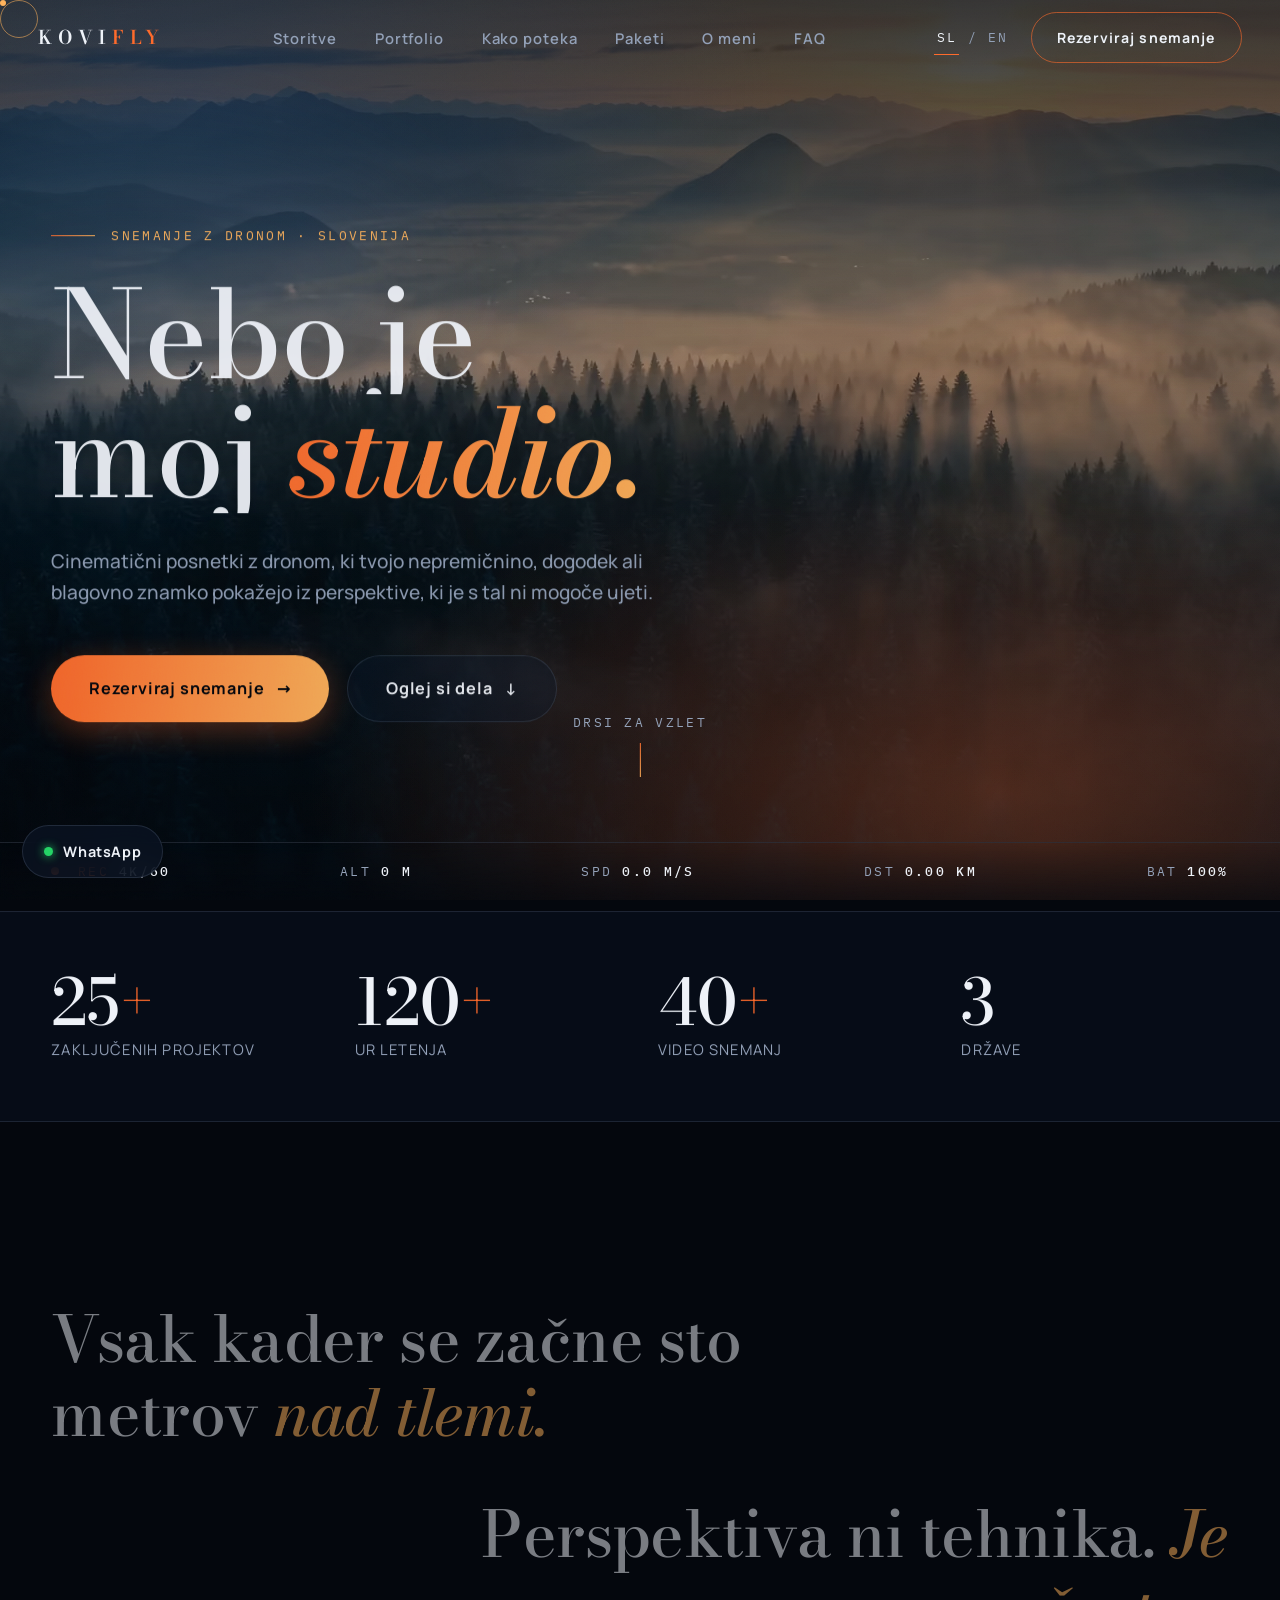
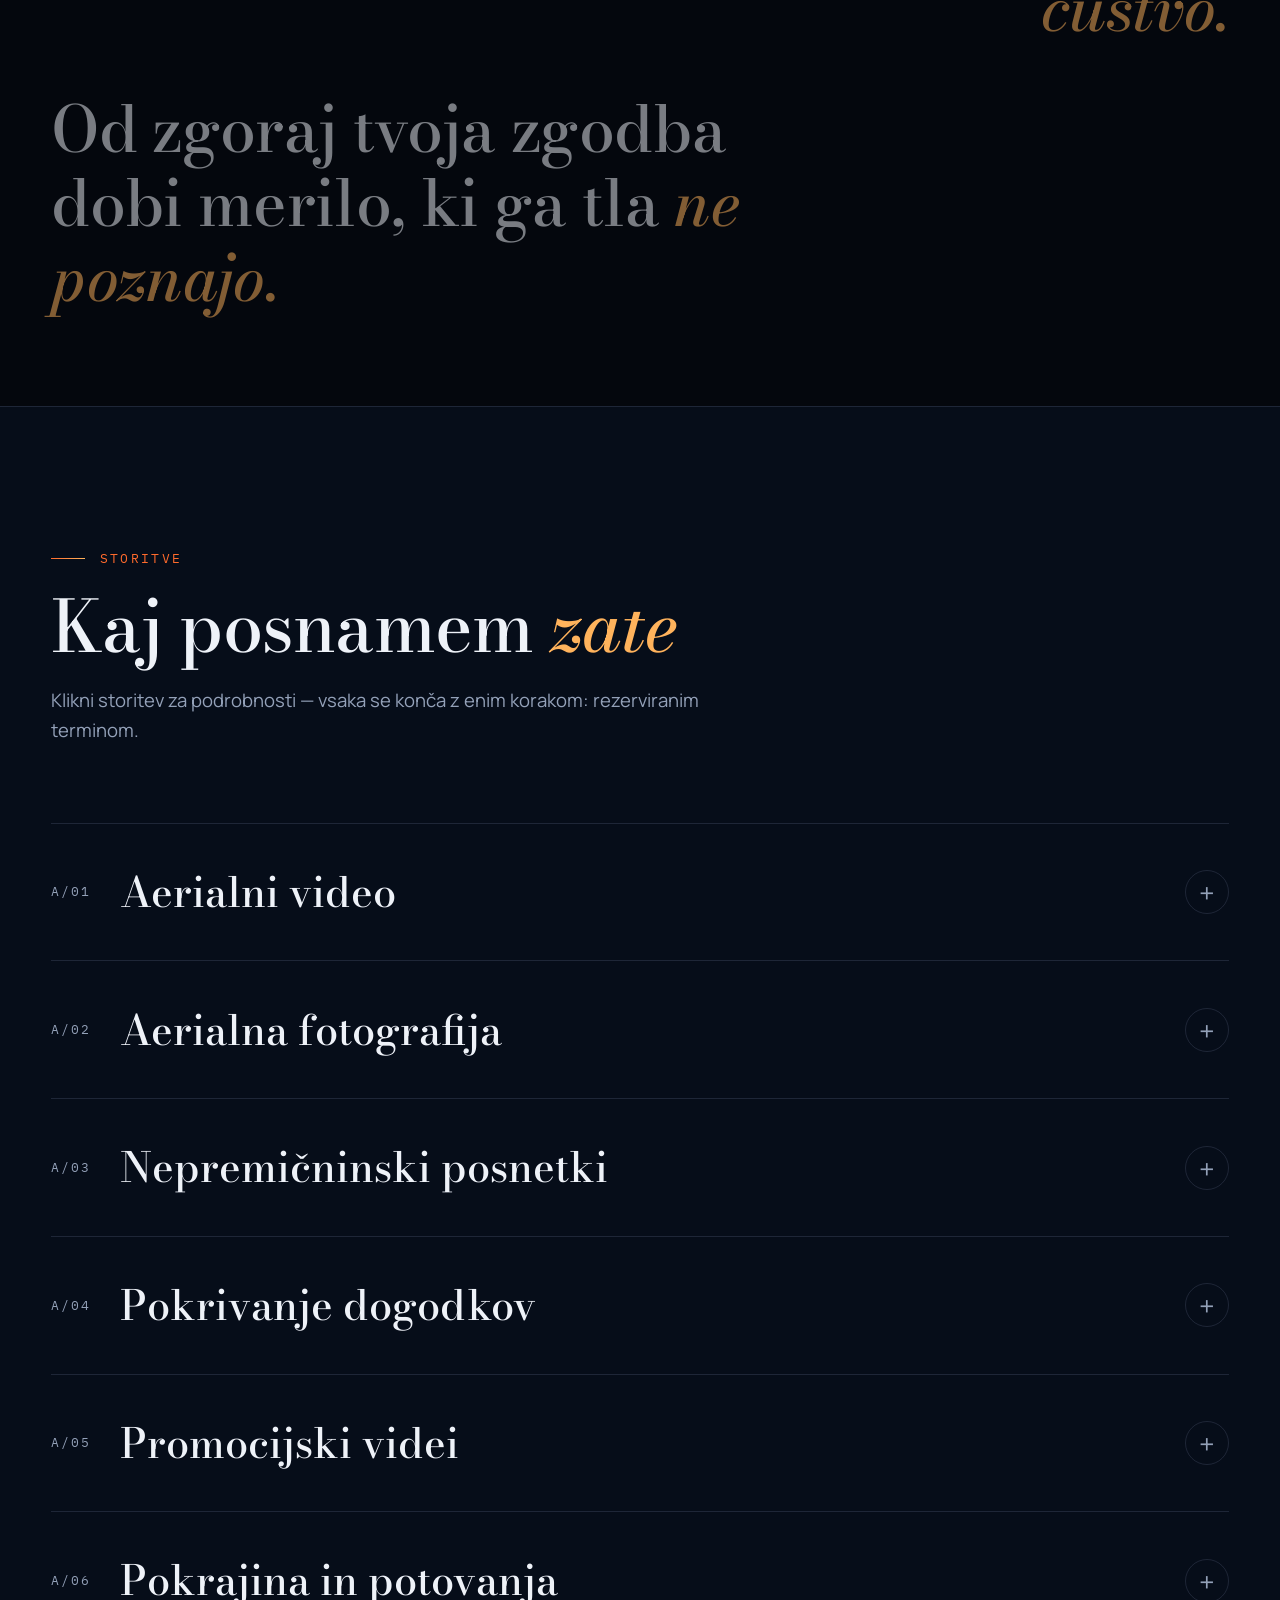
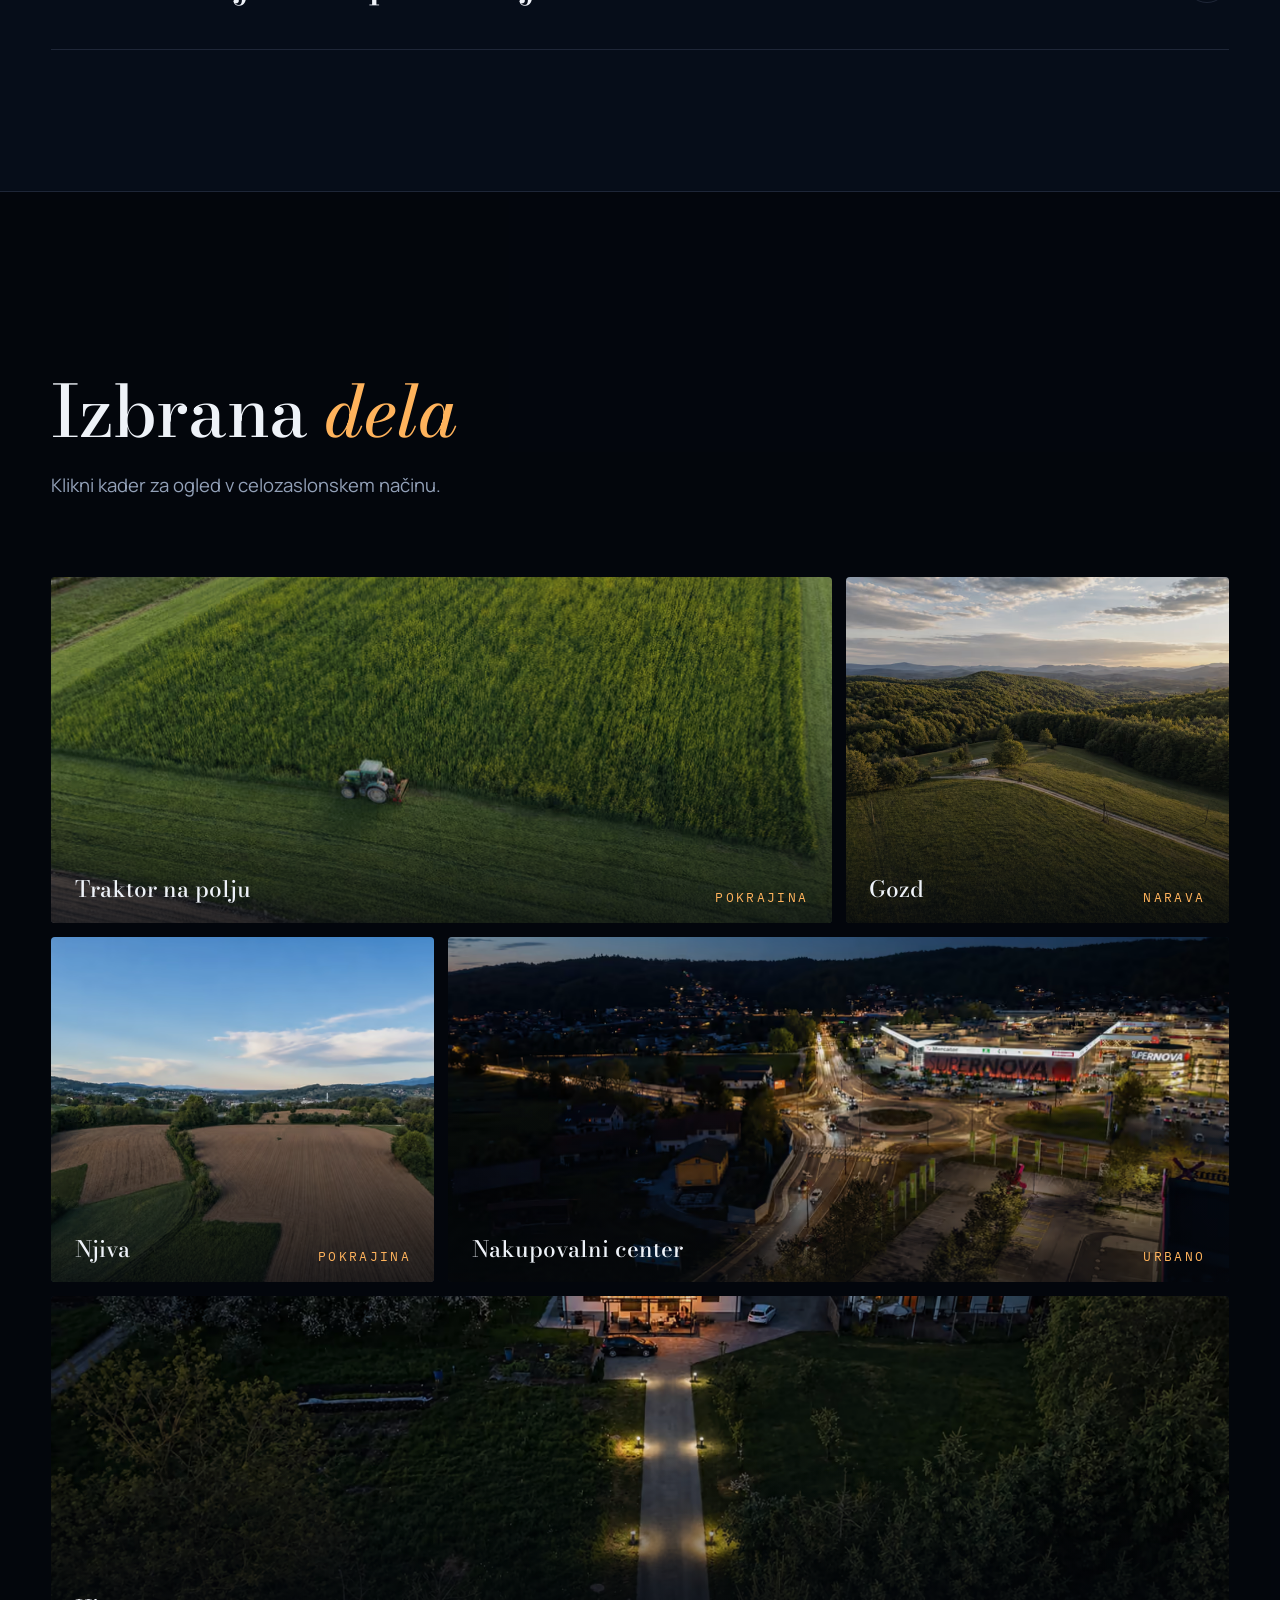
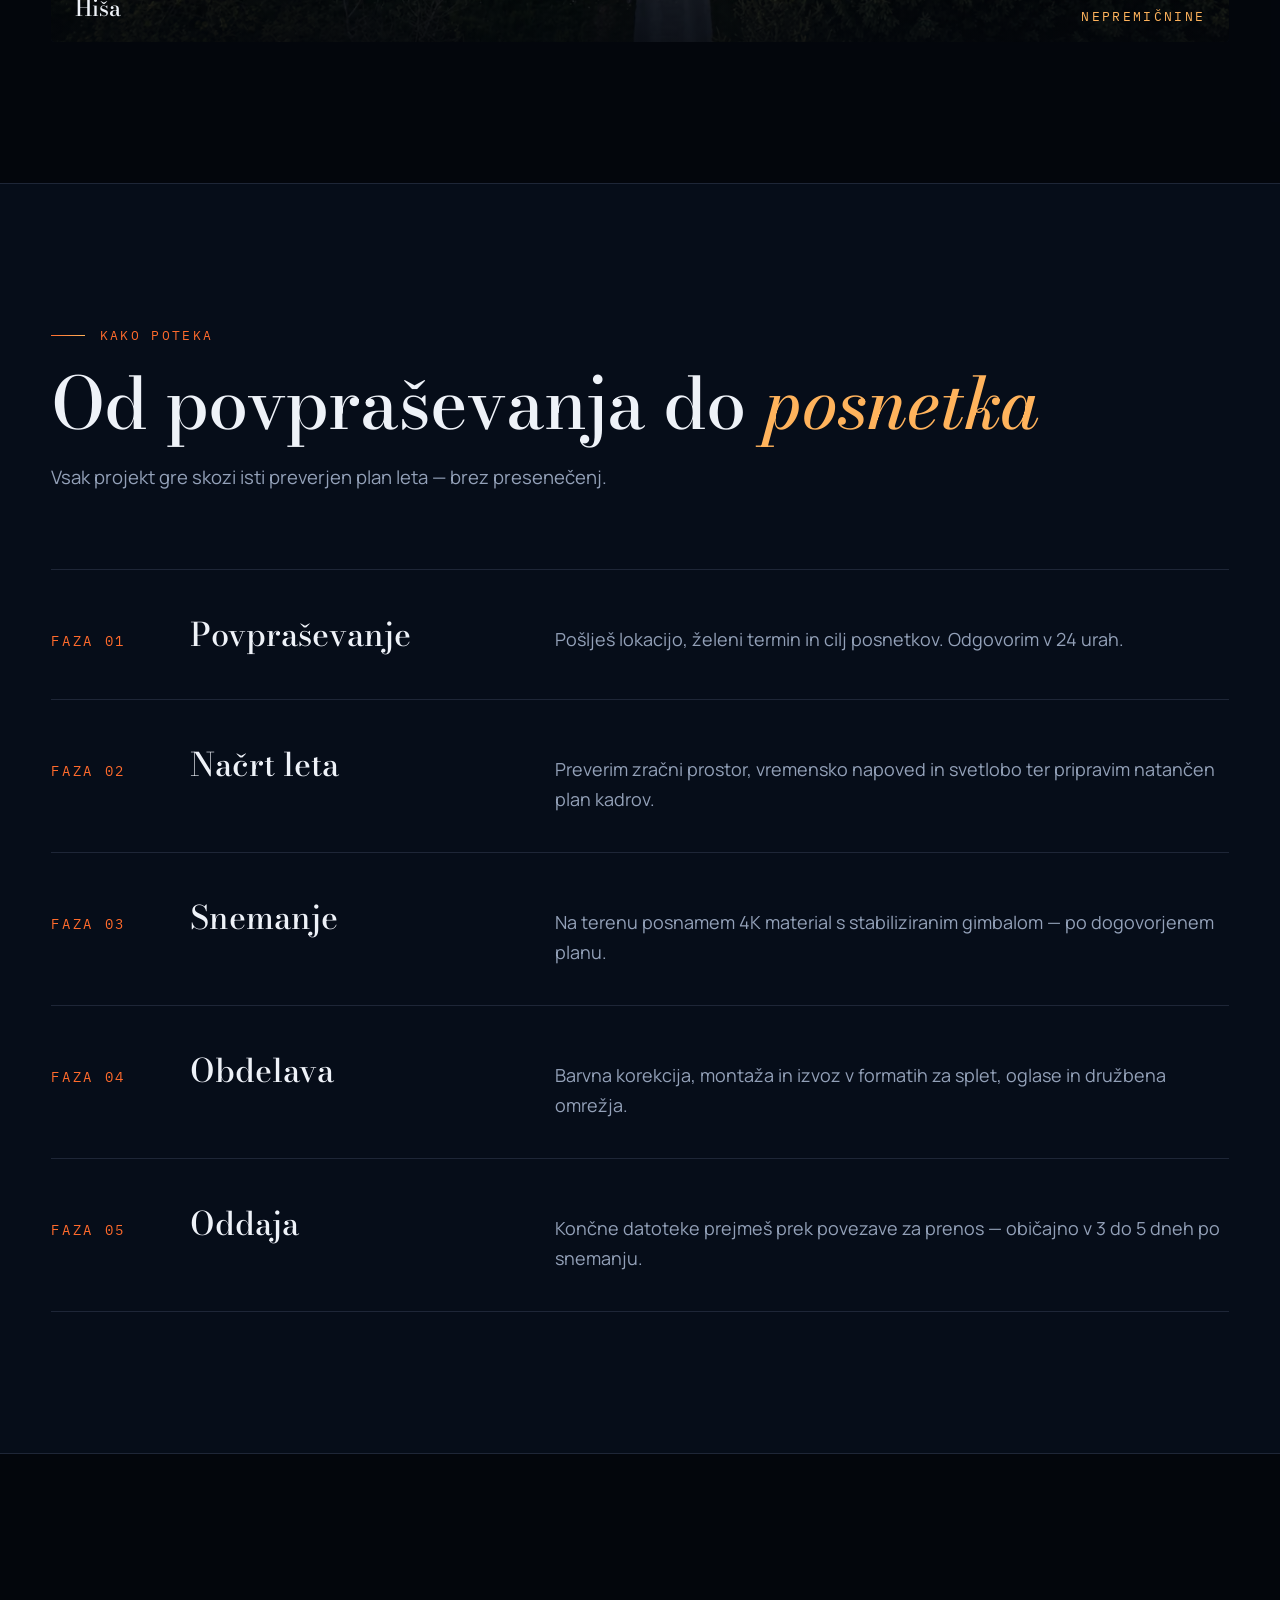
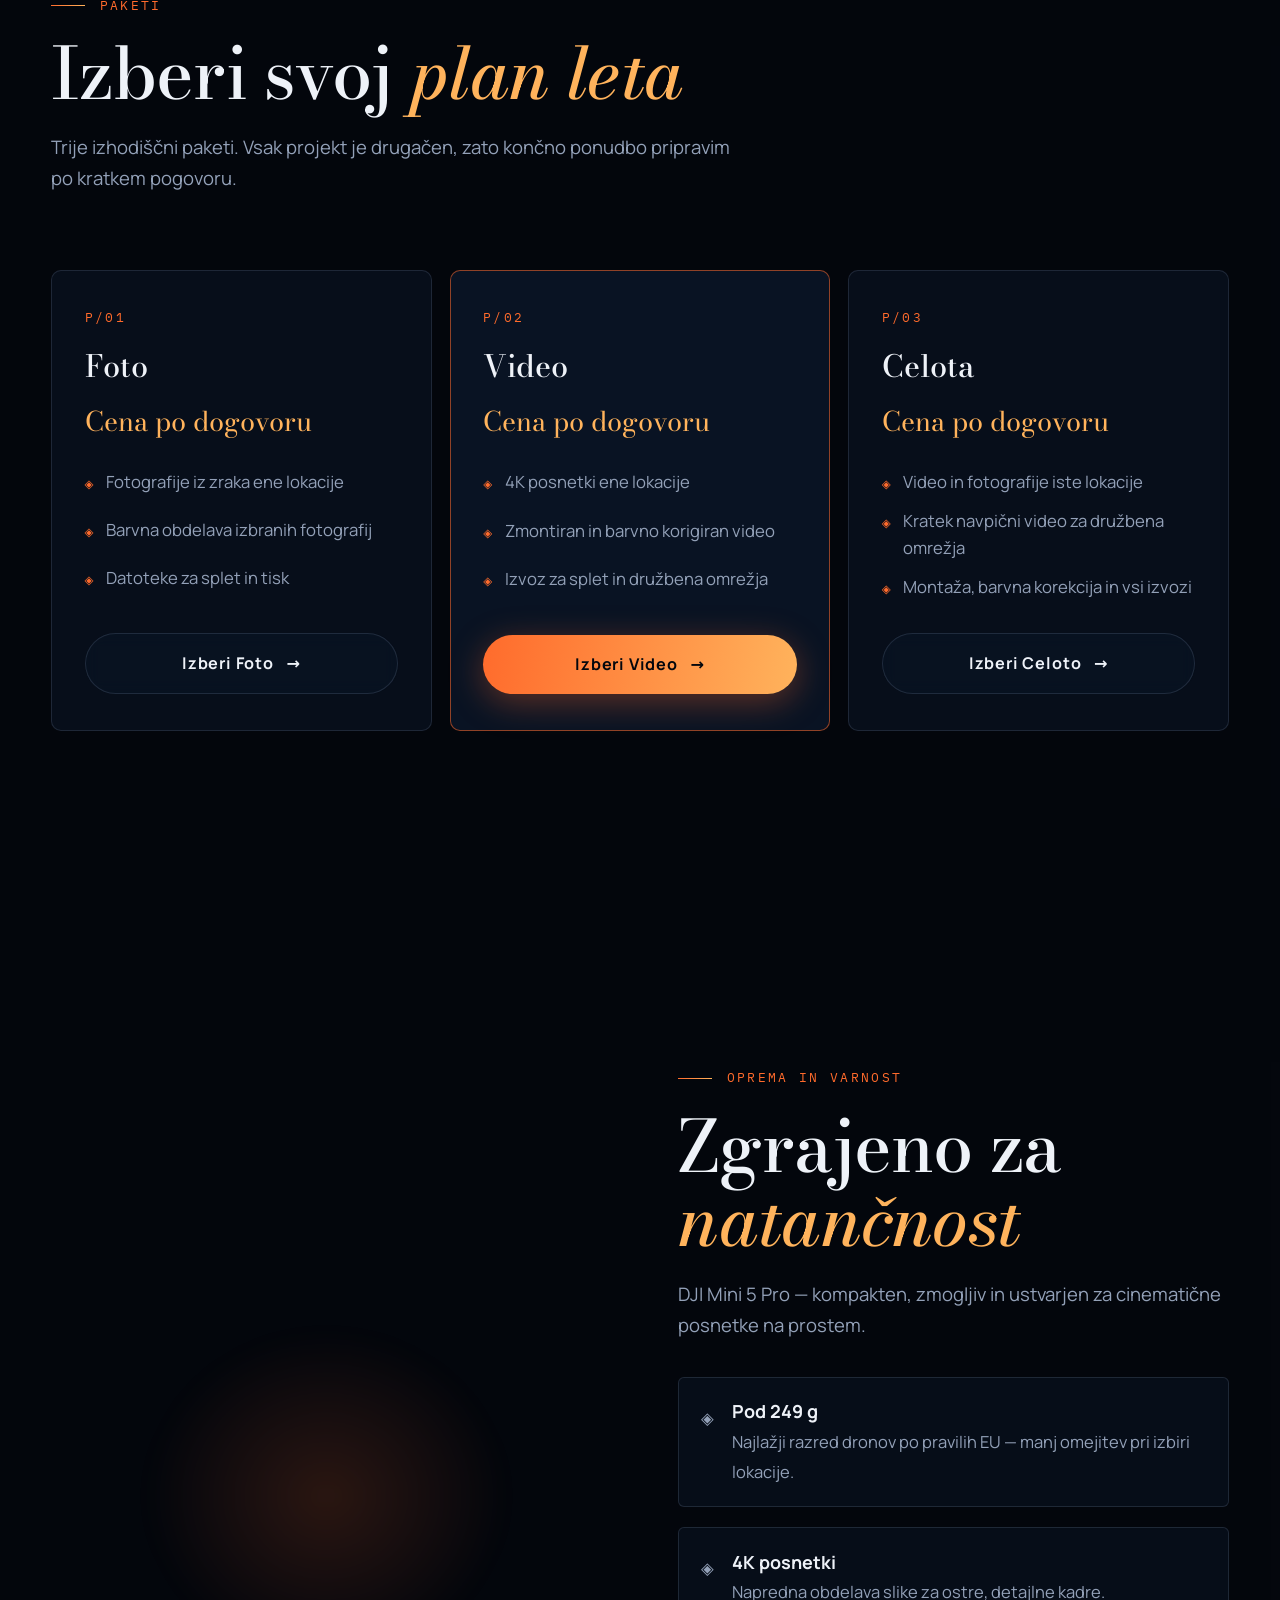
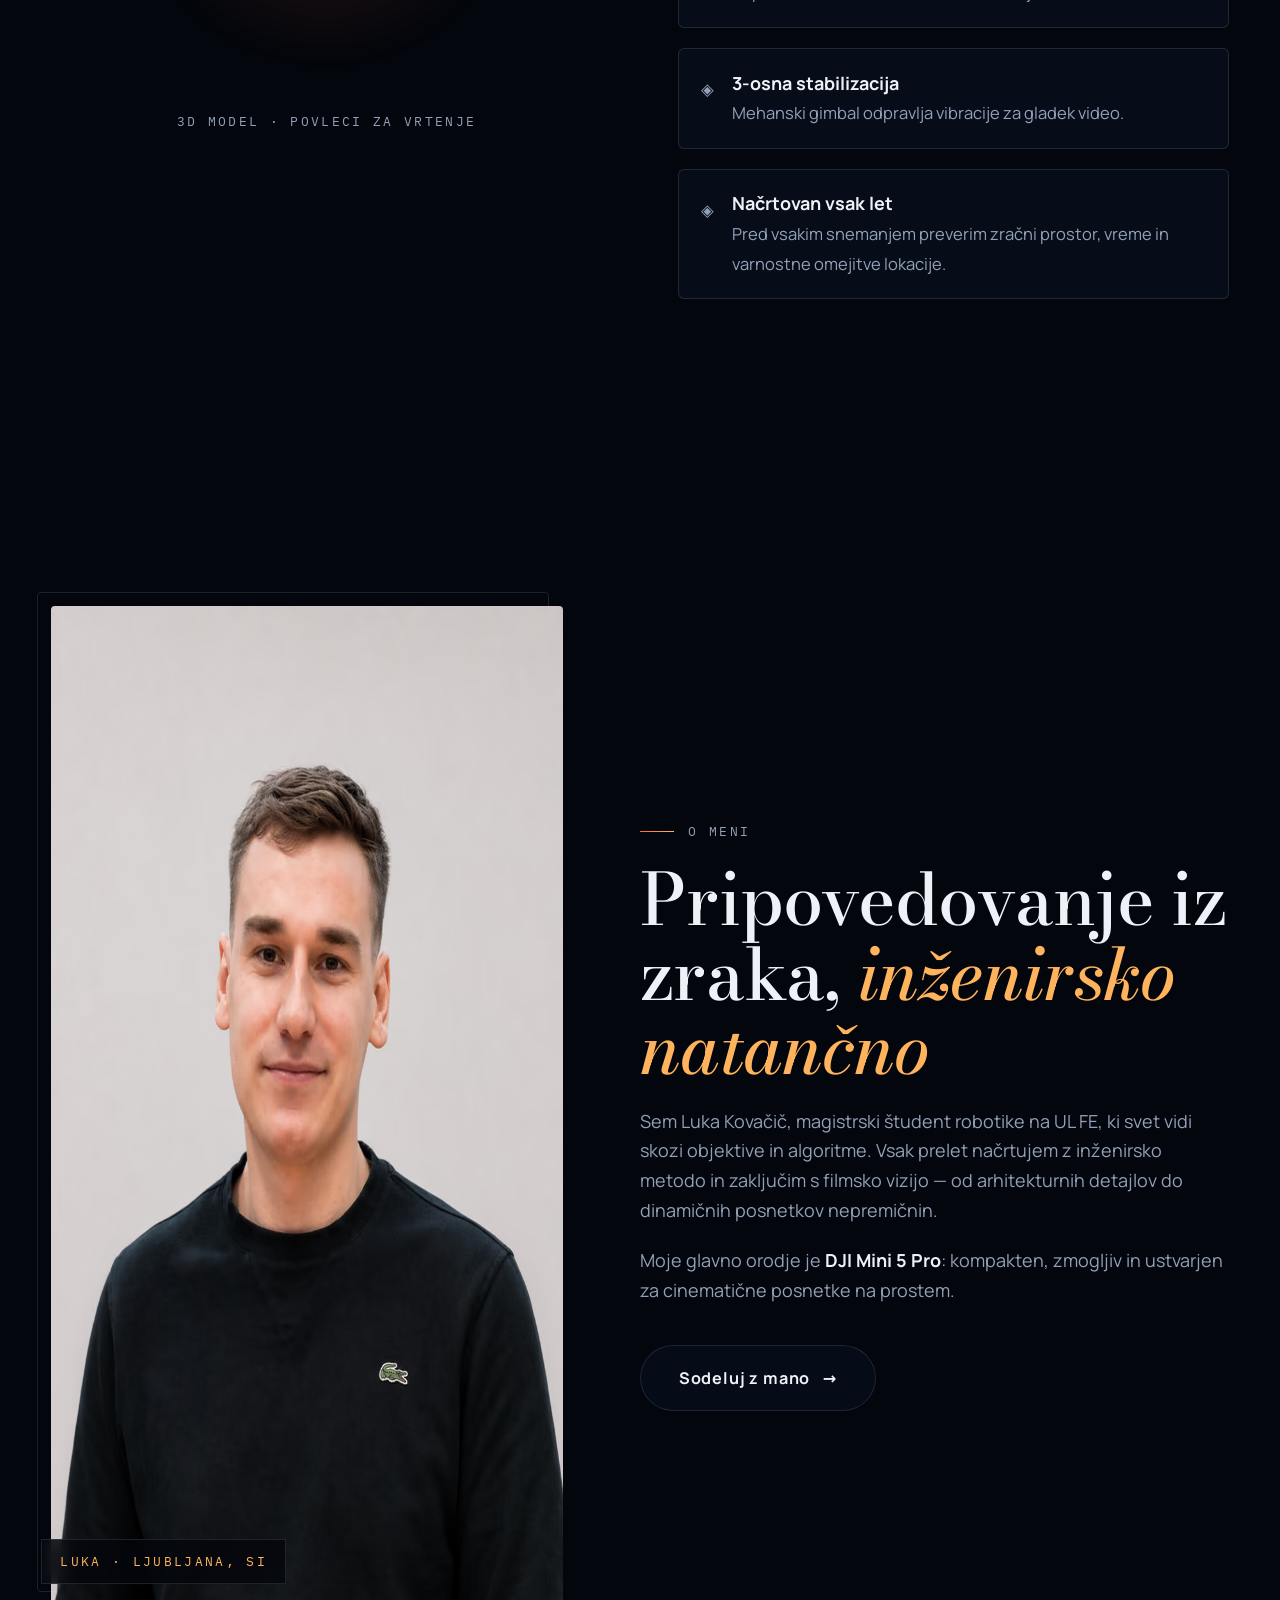
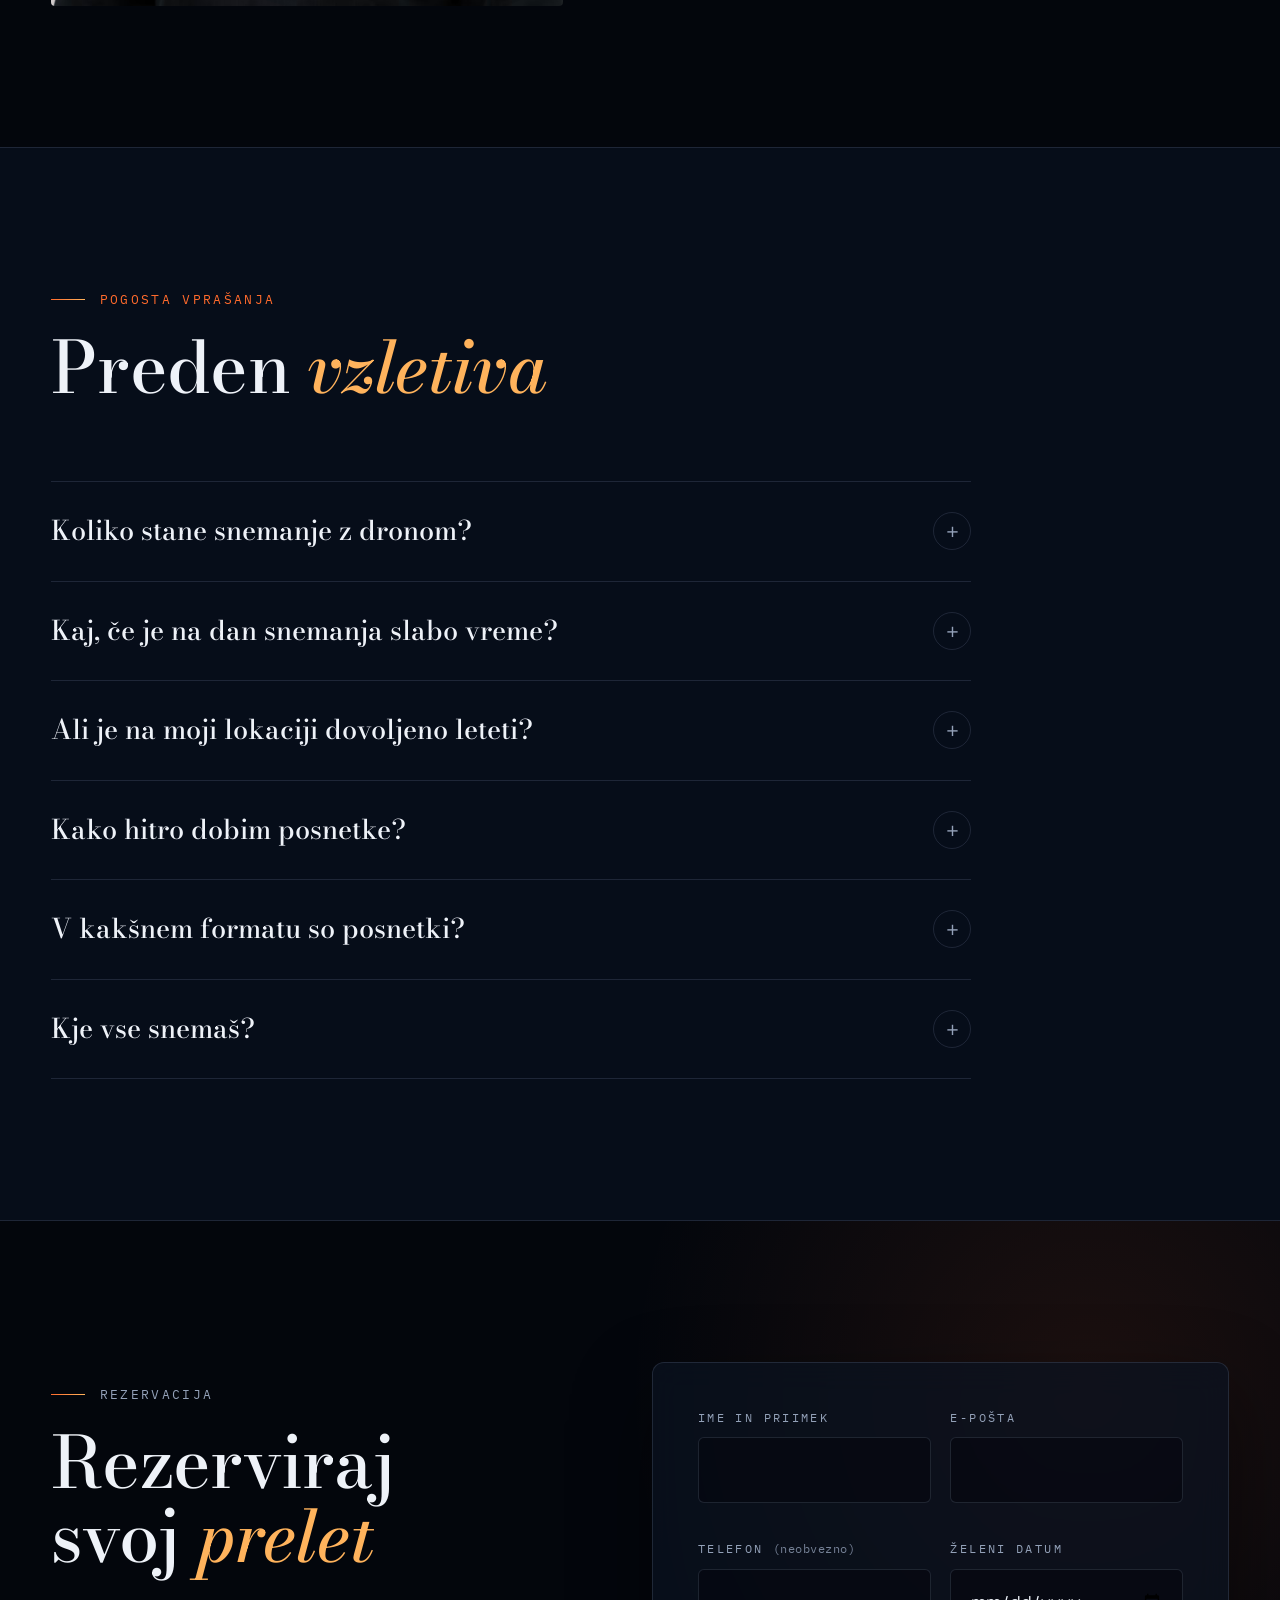
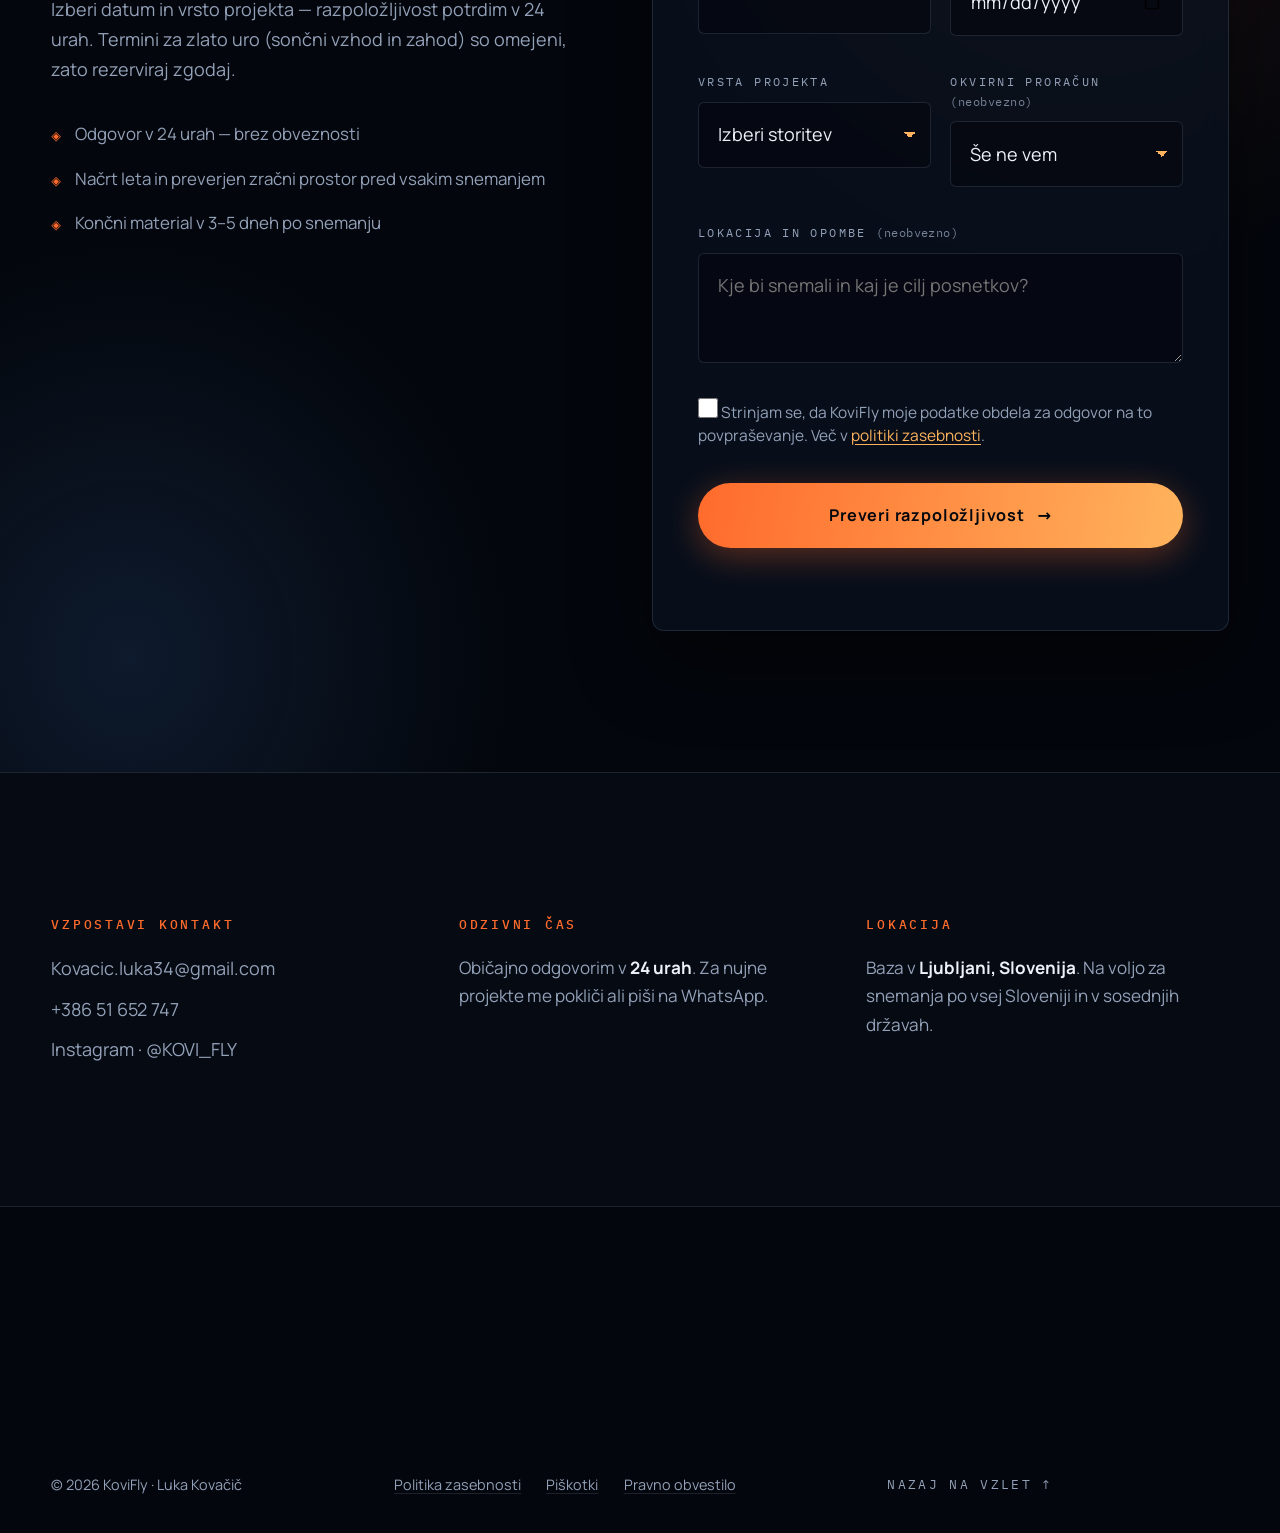
<file: index.html>
<!DOCTYPE html>
<html lang="sl">
<head>
<meta charset="UTF-8">
<meta name="viewport" content="width=device-width, initial-scale=1.0">
<title>KoviFly — Snemanje z dronom v Sloveniji | 4K video</title>
<meta name="description" content="Snemanje z dronom v Sloveniji: cinematični 4K posnetki in fotografije iz zraka za nepremičnine, dogodke in blagovne znamke. DJI Mini 5 Pro, baza Ljubljana.">
<link rel="canonical" href="https://kovifly.si/">
<link rel="alternate" hreflang="sl" href="https://kovifly.si/">
<link rel="alternate" hreflang="en" href="https://kovifly.si/en/">
<link rel="alternate" hreflang="x-default" href="https://kovifly.si/">
<meta name="theme-color" content="#04070d">
<link rel="icon" href="/favicon.svg" type="image/svg+xml">
<link rel="preload" href="/fonts/bodoni-moda-latin-wght-normal.woff2" as="font" type="font/woff2" crossorigin>
<link rel="preload" href="/fonts/manrope-latin-wght-normal.woff2" as="font" type="font/woff2" crossorigin>
<script>(function(d){d.classList.add("js");try{if(localStorage.getItem("kf_preflight"))d.classList.add("no-loader")}catch(e){}})(document.documentElement)</script>
<link rel="stylesheet" href="/css/main.css">

<meta property="og:site_name" content="KoviFly">
<meta property="og:title" content="KoviFly — Snemanje z dronom v Sloveniji | 4K video">
<meta property="og:description" content="Nebo je moj studio. 4K video in fotografija iz zraka za nepremičnine, dogodke in blagovne znamke po vsej Sloveniji.">
<meta property="og:image" content="https://kovifly.si/img/og.jpg">
<meta property="og:image:width" content="1200">
<meta property="og:image:height" content="630">
<meta property="og:url" content="https://kovifly.si/">
<meta property="og:type" content="website">
<meta property="og:locale" content="sl_SI">
<meta property="og:locale:alternate" content="en_GB">
<meta name="twitter:card" content="summary_large_image">
<script type="application/ld+json">
{
  "@context": "https://schema.org",
  "@type": ["LocalBusiness", "ProfessionalService"],
  "@id": "https://kovifly.si/#business",
  "name": "KoviFly",
  "description": "Snemanje in fotografiranje z dronom v Sloveniji — nepremičnine, dogodki, promocijski videi, pokrajina.",
  "url": "https://kovifly.si/",
  "image": "https://kovifly.si/img/og.jpg",
  "telephone": "+38651652747",
  "email": "Kovacic.luka34@gmail.com",
  "founder": { "@type": "Person", "name": "Luka Kovačič" },
  "address": { "@type": "PostalAddress", "addressLocality": "Ljubljana", "addressCountry": "SI" },
  "geo": { "@type": "GeoCoordinates", "latitude": 46.05, "longitude": 14.51 },
  "areaServed": { "@type": "Country", "name": "Slovenija" },
  "sameAs": ["https://instagram.com/KOVI_FLY"],
  "hasOfferCatalog": {
    "@type": "OfferCatalog",
    "name": "Storitve snemanja z dronom",
    "itemListElement": [
      { "@type": "Offer", "itemOffered": { "@type": "Service", "name": "Aerialni video", "provider": { "@id": "https://kovifly.si/#business" } } },
      { "@type": "Offer", "itemOffered": { "@type": "Service", "name": "Aerialna fotografija", "provider": { "@id": "https://kovifly.si/#business" } } },
      { "@type": "Offer", "itemOffered": { "@type": "Service", "name": "Nepremičninski posnetki z dronom", "provider": { "@id": "https://kovifly.si/#business" } } },
      { "@type": "Offer", "itemOffered": { "@type": "Service", "name": "Snemanje dogodkov z dronom", "provider": { "@id": "https://kovifly.si/#business" } } },
      { "@type": "Offer", "itemOffered": { "@type": "Service", "name": "Promocijski video z dronom", "provider": { "@id": "https://kovifly.si/#business" } } },
      { "@type": "Offer", "itemOffered": { "@type": "Service", "name": "Pokrajina in potovanja", "provider": { "@id": "https://kovifly.si/#business" } } }
    ]
  }
}
</script>
</head>
<body>
<a class="skip" href="#story">Preskoči na vsebino</a>

<!-- ====== PRELOADER: pre-flight checklist (samo ob prvem obisku, preskočljiv) ====== -->
<div id="loader" aria-hidden="true">
  <div class="loader-inner">
    <span class="loader-brand">KOVI<em>FLY</em></span>
    <span class="loader-title mono">PRE-FLIGHT CHECK</span>
    <ul class="loader-list mono">
      <li><span>GPS LOCK</span><b>14 SAT</b><i>✓</i></li>
      <li><span>KOMPAS</span><b>KALIBRIRAN</b><i>✓</i></li>
      <li><span>BATERIJA</span><b>100 %</b><i>✓</i></li>
    </ul>
    <div class="loader-bar"><i id="loaderBar"></i></div>
    <span class="loader-skip mono">KLIKNI ZA PRESKOK</span>
  </div>
</div>

<!-- ====== CURSOR ====== -->
<div class="cursor-dot" aria-hidden="true"></div>
<div class="cursor-ring" aria-hidden="true"><span>OGLEJ</span></div>

<!-- ====== ALTIMETER (podpis) ====== -->
<aside class="altimeter mono" aria-hidden="true">
  <div class="alt-sec" id="altSec">VZLET</div>
  <div class="alt-tape"><i class="alt-marker" id="altMarker"></i></div>
  <div class="alt-read"><b id="altVal">000</b><span>M</span></div>
</aside>

<!-- ====== NAV ====== -->
<header class="nav" id="nav">
  <div class="nav-inner">
    <a class="nav-logo" href="#hero" aria-label="KoviFly — na vrh">KOVI<em>FLY</em></a>
    <nav aria-label="Glavna navigacija">
      <ul class="nav-links">
        <li><a href="#services">Storitve</a></li>
        <li><a href="#portfolio">Portfolio</a></li>
        <li><a href="#process">Kako poteka</a></li>
        <li><a href="#plans">Paketi</a></li>
        <li><a href="#about">O meni</a></li>
        <li><a href="#faq">FAQ</a></li>
      </ul>
    </nav>
    <div class="nav-tools">
      <div class="lang" role="group" aria-label="Jezik">
        <a href="/" lang="sl" hreflang="sl" aria-current="true">SL</a><span aria-hidden="true">/</span><a href="/en/" lang="en" hreflang="en" >EN</a>
      </div>
      <a class="nav-cta" href="#booking">Rezerviraj snemanje</a>
      <button class="burger" id="burger" aria-label="Odpri meni" aria-expanded="false" aria-controls="mobileMenu">
        <i></i><i></i><i></i>
      </button>
    </div>
  </div>
</header>

<div class="mobile-menu" id="mobileMenu">
  <a href="#services">Storitve</a>
  <a href="#portfolio">Portfolio</a>
  <a href="#process">Kako poteka</a>
  <a href="#plans">Paketi</a>
  <a href="#about">O meni</a>
  <a href="#booking"><em>Rezerviraj snemanje</em></a>
  <div class="lang">
    <a href="/" lang="sl" hreflang="sl" aria-current="true">Slovenščina</a><span aria-hidden="true">/</span><a href="/en/" lang="en" hreflang="en" >English</a>
  </div>
</div>

<!-- ====== SKY — fiksni video za celo stranjo (scrub na scroll) ======
     Video se naloži šele z JS: namizje 1600 px, mobilno lahka pokončna različica.
     Reduced-motion in varčevanje s podatki ostaneta pri sliki (prvi kader videa). -->
<div class="sky" aria-hidden="true">
  <picture><source type="image/avif" srcset="/img/hero-poster-800.avif 800w, /img/hero-poster-1600.avif 1600w" sizes="100vw"><source type="image/webp" srcset="/img/hero-poster-800.webp 800w, /img/hero-poster-1600.webp 1600w" sizes="100vw"><img src="/img/hero-poster-800.webp" alt="" width="800" height="450" decoding="async" fetchpriority="high"></picture>
  <video id="skyA" muted playsinline preload="none" data-src="/video/hero-scroll.mp4" data-src-m="/video/hero-scroll-m.mp4"></video>
  <div class="sky-veil"></div>
</div>

<main>
<!-- ====== HERO ====== -->
<section class="hero" id="hero" data-wp="Vzlet" data-phase="VZLET">
  <div class="hero-shade"></div>
  <div class="hero-cloud c1"></div>
  <div class="hero-cloud c2"></div>

  <div class="hero-content">
    <h1>
      <span class="hero-eyebrow">Snemanje z dronom · Slovenija</span>
      <span class="hero-line"><span>Nebo je</span></span>
      <span class="hero-line"><span>moj <em>studio.</em></span></span>
    </h1>
    <p class="hero-sub">Cinematični posnetki z dronom, ki tvojo nepremičnino, dogodek ali blagovno znamko pokažejo iz perspektive, ki je s tal ni mogoče ujeti.</p>
    <div class="hero-ctas">
      <a class="btn btn-primary" href="#booking">Rezerviraj snemanje <span class="arr">→</span></a>
      <a class="btn btn-ghost" href="#portfolio">Oglej si dela <span class="arr">↓</span></a>
    </div>
  </div>

  <div class="hero-hint mono" id="heroHint" aria-hidden="true">
    <span>DRSI ZA VZLET</span><i></i>
  </div>

  <div class="hero-hud mono" aria-hidden="true">
    <div class="wrap">
      <div class="hud-item hud-rec">REC <b>4K/60</b></div>
      <div class="hud-item">ALT <b id="hudAlt">0 m</b></div>
      <div class="hud-item">SPD <b id="hudSpd">0.0 m/s</b></div>
      <div class="hud-item">DST <b id="hudDst">0.00 km</b></div>
      <div class="hud-item">BAT <b id="hudBat">100%</b></div>
    </div>
  </div>
</section>

<!-- ====== STATS ====== (končna številka je že v HTML — nikoli ne pokaže 0) -->
<div class="stats">
  <div class="wrap">
    <div class="stat"><b><span class="count" data-target="25">25</span><i>+</i></b><span>zaključenih projektov</span></div>
    <div class="stat"><b><span class="count" data-target="120">120</span><i>+</i></b><span>ur letenja</span></div>
    <div class="stat"><b><span class="count" data-target="40">40</span><i>+</i></b><span>video snemanj</span></div>
    <div class="stat"><b><span class="count" data-target="3">3</span></b><span>države</span></div>
  </div>
</div>

<!-- ====== STORY ====== -->
<section class="story sec" id="story" data-wp="Zgodba" data-phase="VZPON">
  <div class="wrap">
    <p class="story-line js-scrub">Vsak kader se začne sto metrov <em>nad tlemi.</em></p>
    <p class="story-line js-scrub">Perspektiva ni tehnika. <em>Je čustvo.</em></p>
    <p class="story-line js-scrub">Od zgoraj tvoja zgodba dobi merilo, ki ga tla <em>ne poznajo.</em></p>
  </div>
</section>

<!-- ====== SERVICES ====== -->
<section class="services sec" id="services" data-wp="Storitve" data-phase="MISIJA">
  <div class="wrap">
    <div class="sec-head">
      <p class="eyebrow mono" data-reveal>Storitve</p>
      <h2 data-reveal>Kaj posnamem <em>zate</em></h2>
      <p class="lead" data-reveal>Klikni storitev za podrobnosti — vsaka se konča z enim korakom: rezerviranim terminom.</p>
    </div>

    <div class="svc-list">
      <div class="svc">
        <button class="svc-head" aria-expanded="false" aria-controls="svc1"><span class="svc-idx">A/01</span><h3>Aerialni video</h3><span class="svc-x" aria-hidden="true">+</span></button>
        <div class="svc-body" id="svc1"><div class="svc-grid">
          <p>Gladek, stabiliziran 4K posnetek z dronom DJI Mini 5 Pro. Od širokih pokrajinskih kadrov do detajlnih nizko-višinskih prehodov — material, pripravljen za montažo ali končni film.</p>
          <a class="svc-cta" href="#booking" data-service="Aerialni video">Preveri razpoložljivost <span class="arr">→</span></a>
        </div></div>
      </div>

      <div class="svc">
        <button class="svc-head" aria-expanded="false" aria-controls="svc2"><span class="svc-idx">A/02</span><h3>Aerialna fotografija</h3><span class="svc-x" aria-hidden="true">+</span></button>
        <div class="svc-body" id="svc2"><div class="svc-grid">
          <p>Visokoločljivostne fotografije iz višine. Idealno za publikacije, tisk in objave na družbenih omrežjih — kompozicije, ki jih s tal ni mogoče ujeti.</p>
          <a class="svc-cta" href="#booking" data-service="Aerialna fotografija">Preveri razpoložljivost <span class="arr">→</span></a>
        </div></div>
      </div>

      <div class="svc">
        <button class="svc-head" aria-expanded="false" aria-controls="svc3"><span class="svc-idx">A/03</span><h3>Nepremičninski posnetki</h3><span class="svc-x" aria-hidden="true">+</span></button>
        <div class="svc-body" id="svc3"><div class="svc-grid">
          <p>Pogledi od zgoraj, orbitalni posnetki in gladki preleti, ki nepremičnino umestijo v okolico in kupcu prodajo občutek — ne le kvadraturo.</p>
          <a class="svc-cta" href="#booking" data-service="Nepremičnine">Preveri razpoložljivost <span class="arr">→</span></a>
        </div></div>
      </div>

      <div class="svc">
        <button class="svc-head" aria-expanded="false" aria-controls="svc4"><span class="svc-idx">A/04</span><h3>Pokrivanje dogodkov</h3><span class="svc-x" aria-hidden="true">+</span></button>
        <div class="svc-body" id="svc4"><div class="svc-grid">
          <p>Poroke, festivali, poslovni dogodki — posneti iz perspektive, ki je nihče v množici ne vidi. Diskretno, varno in načrtovano vnaprej.</p>
          <a class="svc-cta" href="#booking" data-service="Pokrivanje dogodkov">Preveri razpoložljivost <span class="arr">→</span></a>
        </div></div>
      </div>

      <div class="svc">
        <button class="svc-head" aria-expanded="false" aria-controls="svc5"><span class="svc-idx">A/05</span><h3>Promocijski videi</h3><span class="svc-x" aria-hidden="true">+</span></button>
        <div class="svc-body" id="svc5"><div class="svc-grid">
          <p>Aerialna vsebina za podjetja, turistične organizacije in startupe. Cinematično pripovedovanje z neba, izvoženo v formatih za splet, oglase in družbena omrežja.</p>
          <a class="svc-cta" href="#booking" data-service="Promocijski video">Preveri razpoložljivost <span class="arr">→</span></a>
        </div></div>
      </div>

      <div class="svc">
        <button class="svc-head" aria-expanded="false" aria-controls="svc6"><span class="svc-idx">A/06</span><h3>Pokrajina in potovanja</h3><span class="svc-x" aria-hidden="true">+</span></button>
        <div class="svc-body" id="svc6"><div class="svc-grid">
          <p>Narava, gore, obale, mesta — uredniška aerialna vsebina za potovalne blagovne znamke in osebne projekte. Slovenija in sosednje države.</p>
          <a class="svc-cta" href="#booking" data-service="Pokrajina / Potovanja">Preveri razpoložljivost <span class="arr">→</span></a>
        </div></div>
      </div>
    </div>
  </div>
</section>

<!-- ====== PORTFOLIO ====== -->
<section class="sec" id="portfolio" data-wp="Portfolio" data-phase="PANORAMA">
  <div class="wrap">
    <div class="sec-head">
      <p class="eyebrow mono" data-reveal>Portfolio</p>
      <h2 data-reveal>Izbrana <em>dela</em></h2>
      <p class="lead" data-reveal>Klikni kader za ogled v celozaslonskem načinu.</p>
    </div>

    <div class="folio-grid">
      <figure class="folio-item wide" tabindex="0" role="button" data-cursor="view" data-reveal data-title="Traktor na polju" data-cat="Pokrajina / Kmetijstvo">
        <picture><source type="image/avif" srcset="/img/traktor-800.avif 800w, /img/traktor-1600.avif 1600w" sizes="(max-width:760px) 92vw, 800px"><source type="image/webp" srcset="/img/traktor-800.webp 800w, /img/traktor-1600.webp 1600w" sizes="(max-width:760px) 92vw, 800px"><img src="/img/traktor-800.webp" alt="Posnetek z dronom — traktor na polju" width="800" height="450" decoding="async" loading="lazy"></picture>
        <video class="folio-vid" muted loop playsinline preload="none" data-src="/video/preview-traktor.mp4"></video>
        <figcaption class="folio-meta"><h3>Traktor na polju</h3><span class="mono">Pokrajina</span></figcaption>
      </figure>
      <figure class="folio-item slim" tabindex="0" role="button" data-cursor="view" data-reveal data-title="Gozd" data-cat="Narava">
        <picture><source type="image/avif" srcset="/img/gozd-800.avif 800w, /img/gozd-1600.avif 1448w" sizes="(max-width:760px) 92vw, 400px"><source type="image/webp" srcset="/img/gozd-800.webp 800w, /img/gozd-1600.webp 1448w" sizes="(max-width:760px) 92vw, 400px"><img src="/img/gozd-800.webp" alt="Posnetek z dronom — gozd iz zraka" width="800" height="600" decoding="async" loading="lazy"></picture>
        <figcaption class="folio-meta"><h3>Gozd</h3><span class="mono">Narava</span></figcaption>
      </figure>
      <figure class="folio-item slim" tabindex="0" role="button" data-cursor="view" data-reveal data-title="Njiva" data-cat="Pokrajina">
        <picture><source type="image/avif" srcset="/img/njiva-800.avif 800w, /img/njiva-1600.avif 1600w" sizes="(max-width:760px) 92vw, 400px"><source type="image/webp" srcset="/img/njiva-800.webp 800w, /img/njiva-1600.webp 1600w" sizes="(max-width:760px) 92vw, 400px"><img src="/img/njiva-800.webp" alt="Posnetek z dronom — njiva iz zraka" width="800" height="450" decoding="async" loading="lazy"></picture>
        <video class="folio-vid" muted loop playsinline preload="none" data-src="/video/preview-njiva.mp4"></video>
        <figcaption class="folio-meta"><h3>Njiva</h3><span class="mono">Pokrajina</span></figcaption>
      </figure>
      <figure class="folio-item wide" tabindex="0" role="button" data-cursor="view" data-reveal data-title="Nakupovalni center" data-cat="Urbano">
        <picture><source type="image/avif" srcset="/img/center-800.avif 800w, /img/center-1600.avif 1448w" sizes="(max-width:760px) 92vw, 800px"><source type="image/webp" srcset="/img/center-800.webp 800w, /img/center-1600.webp 1448w" sizes="(max-width:760px) 92vw, 800px"><img src="/img/center-800.webp" alt="Posnetek z dronom — nakupovalni center" width="800" height="600" decoding="async" loading="lazy"></picture>
        <figcaption class="folio-meta"><h3>Nakupovalni center</h3><span class="mono">Urbano</span></figcaption>
      </figure>
      <figure class="folio-item full" tabindex="0" role="button" data-cursor="view" data-reveal data-title="Hiša" data-cat="Nepremičnine">
        <picture><source type="image/avif" srcset="/img/hisa-800.avif 800w, /img/hisa-1600.avif 1448w" sizes="(max-width:760px) 92vw, 1240px"><source type="image/webp" srcset="/img/hisa-800.webp 800w, /img/hisa-1600.webp 1448w" sizes="(max-width:760px) 92vw, 1240px"><img src="/img/hisa-800.webp" alt="Posnetek z dronom — hiša iz zraka" width="800" height="600" decoding="async" loading="lazy"></picture>
        <video class="folio-vid" muted loop playsinline preload="none" data-src="/video/preview-hisa.mp4"></video>
        <figcaption class="folio-meta"><h3>Hiša</h3><span class="mono">Nepremičnine</span></figcaption>
      </figure>
    </div>
  </div>
</section>

<!-- Lightbox -->
<div class="lightbox" id="lightbox" role="dialog" aria-modal="true" aria-label="Galerija" aria-hidden="true">
  <button class="lb-close mono" id="lbClose">Zapri ×</button>
  <button class="lb-btn lb-prev" id="lbPrev" aria-label="Prejšnji kader">‹</button>
  <img id="lbImg" alt="">
  <video id="lbVid" style="display:none;max-width:88vw;max-height:78vh;border-radius:4px" muted loop playsinline></video>
  <button class="lb-btn lb-next" id="lbNext" aria-label="Naslednji kader">›</button>
  <div class="lb-cap mono" aria-live="polite"><b id="lbTitle"></b><span id="lbCat"></span></div>
</div>

<!-- ====== PROCESS ====== -->
<section class="process sec" id="process" data-wp="Kako poteka" data-phase="PLAN LETA">
  <div class="wrap">
    <div class="sec-head">
      <p class="eyebrow mono" data-reveal>Kako poteka</p>
      <h2 data-reveal>Od povpraševanja do <em>posnetka</em></h2>
      <p class="lead" data-reveal>Vsak projekt gre skozi isti preverjen plan leta — brez presenečenj.</p>
    </div>
    <div class="steps">
      <div class="step" data-reveal><span class="step-no">FAZA 01</span><h3>Povpraševanje</h3><p>Pošlješ lokacijo, želeni termin in cilj posnetkov. Odgovorim v 24 urah.</p></div>
      <div class="step" data-reveal><span class="step-no">FAZA 02</span><h3>Načrt leta</h3><p>Preverim zračni prostor, vremensko napoved in svetlobo ter pripravim natančen plan kadrov.</p></div>
      <div class="step" data-reveal><span class="step-no">FAZA 03</span><h3>Snemanje</h3><p>Na terenu posnamem 4K material s stabiliziranim gimbalom — po dogovorjenem planu.</p></div>
      <div class="step" data-reveal><span class="step-no">FAZA 04</span><h3>Obdelava</h3><p>Barvna korekcija, montaža in izvoz v formatih za splet, oglase in družbena omrežja.</p></div>
      <div class="step" data-reveal><span class="step-no">FAZA 05</span><h3>Oddaja</h3><p>Končne datoteke prejmeš prek povezave za prenos — običajno v 3 do 5 dneh po snemanju.</p></div>
    </div>
  </div>
</section>

<!-- ====== PAKETI ====== (cene: js/config.js → prices; dokler so null, piše "Cena po dogovoru") -->
<section class="plans sec" id="plans" data-wp="Paketi" data-phase="PAKETI">
  <div class="wrap">
    <div class="sec-head">
      <p class="eyebrow mono" data-reveal>Paketi</p>
      <h2 data-reveal>Izberi svoj <em>plan leta</em></h2>
      <p class="lead" data-reveal>Trije izhodiščni paketi. Vsak projekt je drugačen, zato končno ponudbo pripravim po kratkem pogovoru.</p>
    </div>
    <div class="plan-grid">
      <article class="plan" data-reveal>
        <span class="plan-tag mono">P/01</span>
        <h3>Foto</h3>
        <p class="plan-price" data-price="foto">Cena po dogovoru</p>
        <ul>
          <li>Fotografije iz zraka ene lokacije</li>
          <li>Barvna obdelava izbranih fotografij</li>
          <li>Datoteke za splet in tisk</li>
        </ul>
        <a class="btn btn-ghost" href="#booking" data-service="Aerialna fotografija" data-prefill="Paket: Foto">Izberi Foto <span class="arr">→</span></a>
      </article>
      <article class="plan is-featured" data-reveal>
        <span class="plan-tag mono">P/02</span>
        <h3>Video</h3>
        <p class="plan-price" data-price="video">Cena po dogovoru</p>
        <ul>
          <li>4K posnetki ene lokacije</li>
          <li>Zmontiran in barvno korigiran video</li>
          <li>Izvoz za splet in družbena omrežja</li>
        </ul>
        <a class="btn btn-primary" href="#booking" data-service="Aerialni video" data-prefill="Paket: Video">Izberi Video <span class="arr">→</span></a>
      </article>
      <article class="plan" data-reveal>
        <span class="plan-tag mono">P/03</span>
        <h3>Celota</h3>
        <p class="plan-price" data-price="celota">Cena po dogovoru</p>
        <ul>
          <li>Video in fotografije iste lokacije</li>
          <li>Kratek navpični video za družbena omrežja</li>
          <li>Montaža, barvna korekcija in vsi izvozi</li>
        </ul>
        <a class="btn btn-ghost" href="#booking" data-service="Promocijski video" data-prefill="Paket: Celota">Izberi Celoto <span class="arr">→</span></a>
      </article>
    </div>
    <p class="plans-note" data-reveal>Potrebuješ kaj drugega? Opiši projekt v obrazcu in pripravim ponudbo po meri.</p>
  </div>
</section>

<!-- ====== GEAR / TRUST ====== -->
<section class="gear sec" id="gear" data-wp="Oprema" data-phase="OPREMA">
  <div class="wrap">
    <div class="gear-figure" data-reveal>
      <div id="dronImg"><picture><source type="image/avif" srcset="/img/dron-800.avif 800w, /img/dron-1600.avif 1409w" sizes="(max-width:880px) 80vw, 520px"><source type="image/webp" srcset="/img/dron-800.webp 800w, /img/dron-1600.webp 1409w" sizes="(max-width:880px) 80vw, 520px"><img src="/img/dron-800.webp" alt="DJI Mini 5 Pro" width="800" height="452" decoding="async" loading="lazy"></picture></div>
      <!-- 3D model se naloži šele, ko sekcija pride v pogled -->
      <div id="dron3d" hidden>
        <model-viewer data-src="/models/dron.glb" alt="DJI Mini 5 Pro — 3D model, ki ga lahko vrtiš"
          camera-controls auto-rotate rotation-per-second="18deg"
          shadow-intensity="0.8" exposure="1.05" interaction-prompt="none"></model-viewer>
        <span class="gear-3d-hint mono">3D MODEL · POVLECI ZA VRTENJE</span>
      </div>
    </div>
    <div>
      <p class="eyebrow mono" data-reveal>Oprema in varnost</p>
      <h2 data-reveal>Zgrajeno za <em>natančnost</em></h2>
      <p class="lead" data-reveal>DJI Mini 5 Pro — kompakten, zmogljiv in ustvarjen za cinematične posnetke na prostem.</p>
      <ul class="gear-list">
        <li data-reveal><span class="gear-ic">◈</span><div><b>Pod 249 g</b><span>Najlažji razred dronov po pravilih EU — manj omejitev pri izbiri lokacije.</span></div></li>
        <li data-reveal><span class="gear-ic">◈</span><div><b>4K posnetki</b><span>Napredna obdelava slike za ostre, detajlne kadre.</span></div></li>
        <li data-reveal><span class="gear-ic">◈</span><div><b>3-osna stabilizacija</b><span>Mehanski gimbal odpravlja vibracije za gladek video.</span></div></li>
        <li data-reveal><span class="gear-ic">◈</span><div><b>Načrtovan vsak let</b><span>Pred vsakim snemanjem preverim zračni prostor, vreme in varnostne omejitve lokacije.</span></div></li>
      </ul>
      <!-- Prikaže se samo, ko so podatki vpisani v js/config.js → uas -->
      <ul class="trust">
        <li data-cfg="uas.operatorId" hidden>Registriran operater UAS: <b data-cfg-text></b></li>
        <li data-cfg="uas.pilotCert" hidden>Spričevalo pilota na daljavo: <b data-cfg-text></b></li>
        <li data-cfg="uas.insurance" hidden>Zavarovanje odgovornosti: <b data-cfg-text></b></li>
      </ul>
    </div>
  </div>
</section>

<!-- ====== ABOUT ====== -->
<section class="about sec" id="about" data-wp="O meni" data-phase="PILOT">
  <div class="wrap">
    <div class="about-figure" data-reveal>
      <picture><source type="image/avif" srcset="/img/luka-800.avif 800w, /img/luka-1600.avif 1122w" sizes="(max-width:880px) 92vw, 520px"><source type="image/webp" srcset="/img/luka-800.webp 800w, /img/luka-1600.webp 1122w" sizes="(max-width:880px) 92vw, 520px"><img src="/img/luka-800.webp" alt="Luka Kovačič — pilot drona in videograf" width="800" height="1000" decoding="async" loading="lazy"></picture>
      <span class="about-tag mono">LUKA · LJUBLJANA, SI</span>
    </div>
    <div>
      <p class="eyebrow mono" data-reveal>O meni</p>
      <h2 data-reveal>Pripovedovanje iz zraka, <em>inženirsko natančno</em></h2>
      <p data-reveal>Sem Luka Kovačič, magistrski študent robotike na UL FE, ki svet vidi skozi objektive in algoritme. Vsak prelet načrtujem z inženirsko metodo in zaključim s filmsko vizijo — od arhitekturnih detajlov do dinamičnih posnetkov nepremičnin.</p>
      <p data-reveal>Moje glavno orodje je <b>DJI Mini 5 Pro</b>: kompakten, zmogljiv in ustvarjen za cinematične posnetke na prostem.</p>
      <a class="btn btn-ghost" href="#booking" data-reveal>Sodeluj z mano <span class="arr">→</span></a>
    </div>
  </div>
</section>

<!-- ====== FAQ ====== -->
<section class="faq sec" id="faq" data-wp="FAQ" data-phase="BRIEFING">
  <div class="wrap">
    <div class="sec-head">
      <p class="eyebrow mono" data-reveal>Pogosta vprašanja</p>
      <h2 data-reveal>Preden <em>vzletiva</em></h2>
    </div>
    <div class="faq-list">
      <div class="faq-item">
        <h3><button class="faq-q" aria-expanded="false" aria-controls="faq1">Koliko stane snemanje z dronom?<span class="svc-x" aria-hidden="true">+</span></button></h3>
        <div class="faq-a" id="faq1"><p>Cena je odvisna od lokacije, trajanja snemanja in obsega montaže. Pošlji povpraševanje z nekaj podatki o projektu in v 24 urah prejmeš okvirno ponudbo — brez obveznosti.</p></div>
      </div>
      <div class="faq-item">
        <h3><button class="faq-q" aria-expanded="false" aria-controls="faq2">Kaj, če je na dan snemanja slabo vreme?<span class="svc-x" aria-hidden="true">+</span></button></h3>
        <div class="faq-a" id="faq2"><p>Dron ne leti v dežju in močnem vetru. Napoved spremljam nekaj dni vnaprej; če razmere niso varne ali svetloba ni primerna, se dogovoriva za nov termin.</p></div>
      </div>
      <div class="faq-item">
        <h3><button class="faq-q" aria-expanded="false" aria-controls="faq3">Ali je na moji lokaciji dovoljeno leteti?<span class="svc-x" aria-hidden="true">+</span></button></h3>
        <div class="faq-a" id="faq3"><p>To preverim jaz. Pred vsakim snemanjem pregledam zračni prostor in omejitve lokacije ter ti sporočim, ali je let mogoč in pod kakšnimi pogoji.</p></div>
      </div>
      <div class="faq-item">
        <h3><button class="faq-q" aria-expanded="false" aria-controls="faq4">Kako hitro dobim posnetke?<span class="svc-x" aria-hidden="true">+</span></button></h3>
        <div class="faq-a" id="faq4"><p>Končne datoteke običajno prejmeš v 3 do 5 dneh po snemanju, prek povezave za prenos.</p></div>
      </div>
      <div class="faq-item">
        <h3><button class="faq-q" aria-expanded="false" aria-controls="faq5">V kakšnem formatu so posnetki?<span class="svc-x" aria-hidden="true">+</span></button></h3>
        <div class="faq-a" id="faq5"><p>Video v 4K ločljivosti, izvožen v formatih za splet, oglase in družbena omrežja (tudi navpično). Fotografije v visoki ločljivosti za splet in tisk.</p></div>
      </div>
      <div class="faq-item">
        <h3><button class="faq-q" aria-expanded="false" aria-controls="faq6">Kje vse snemaš?<span class="svc-x" aria-hidden="true">+</span></button></h3>
        <div class="faq-a" id="faq6"><p>Baza je v Ljubljani, snemam pa po vsej Sloveniji in v sosednjih državah.</p></div>
      </div>
    </div>
  </div>
</section>

<!-- ====== BOOKING ====== -->
<section class="booking sec" id="booking" data-wp="Rezervacija" data-phase="PRISTANEK">
  <div class="wrap">
    <div class="booking-copy">
      <p class="eyebrow mono" data-reveal>Rezervacija</p>
      <h2 data-reveal>Rezerviraj svoj <em>prelet</em></h2>
      <p data-reveal>Izberi datum in vrsto projekta — razpoložljivost potrdim v 24 urah. Termini za zlato uro (sončni vzhod in zahod) so omejeni, zato rezerviraj zgodaj.</p>
      <ul class="booking-perks">
        <li data-reveal>Odgovor v 24 urah — brez obveznosti</li>
        <li data-reveal>Načrt leta in preverjen zračni prostor pred vsakim snemanjem</li>
        <li data-reveal>Končni material v 3–5 dneh po snemanju</li>
      </ul>
    </div>

    <div class="form-card" id="bookingCard" data-reveal>
      <form id="bookingForm" action="https://formspree.io/f/mqewokoo" method="POST" novalidate>
        <input type="hidden" name="_subject" value="Nova rezervacija — kovifly.si">
        <input type="hidden" name="jezik" value="sl">
        <label class="hp" aria-hidden="true">Website <input type="text" name="_gotcha" tabindex="-1" autocomplete="off"></label>
        <div class="field-row">
          <div class="field">
            <label for="bk-name">Ime in priimek</label>
            <input id="bk-name" name="ime" type="text" autocomplete="name" required aria-describedby="bk-name-err">
            <span class="field-err" id="bk-name-err" role="alert"></span>
          </div>
          <div class="field">
            <label for="bk-email">E-pošta</label>
            <input id="bk-email" name="email" type="email" autocomplete="email" inputmode="email" required aria-describedby="bk-email-err">
            <span class="field-err" id="bk-email-err" role="alert"></span>
          </div>
        </div>
        <div class="field-row">
          <div class="field">
            <label for="bk-phone">Telefon <span class="opt">(neobvezno)</span></label>
            <input id="bk-phone" name="telefon" type="tel" autocomplete="tel" inputmode="tel" pattern="[0-9+ ()\/\-]{6,20}" aria-describedby="bk-phone-err">
            <span class="field-err" id="bk-phone-err" role="alert"></span>
          </div>
          <div class="field">
            <label for="bk-date">Želeni datum</label>
            <input id="bk-date" name="datum" type="date" required aria-describedby="bk-date-err">
            <span class="field-err" id="bk-date-err" role="alert"></span>
          </div>
        </div>
        <div class="field-row">
          <div class="field">
            <label for="bk-service">Vrsta projekta</label>
            <select id="bk-service" name="storitev" required aria-describedby="bk-service-err">
              <option value="" disabled selected>Izberi storitev</option>
              <option value="Aerialni video">Aerialni video</option>
              <option value="Aerialna fotografija">Aerialna fotografija</option>
              <option value="Nepremičnine">Nepremičnine</option>
              <option value="Pokrivanje dogodkov">Pokrivanje dogodkov</option>
              <option value="Promocijski video">Promocijski video</option>
              <option value="Pokrajina / Potovanja">Pokrajina / Potovanja</option>
              <option value="Drugo">Drugo</option>
            </select>
            <span class="field-err" id="bk-service-err" role="alert"></span>
          </div>
          <div class="field">
            <label for="bk-budget">Okvirni proračun <span class="opt">(neobvezno)</span></label>
            <select id="bk-budget" name="proracun">
              <option value="" selected>Še ne vem</option>
              <option value="do 200 €">do 200 €</option>
              <option value="200–500 €">200–500 €</option>
              <option value="500–1000 €">500–1000 €</option>
              <option value="nad 1000 €">nad 1000 €</option>
            </select>
            <span class="field-err"></span>
          </div>
        </div>
        <div class="field">
          <label for="bk-notes">Lokacija in opombe <span class="opt">(neobvezno)</span></label>
          <textarea id="bk-notes" name="sporocilo" placeholder="Kje bi snemali in kaj je cilj posnetkov?"></textarea>
        </div>
        <div class="field">
          <label class="consent" for="bk-consent">
            <input id="bk-consent" name="soglasje" type="checkbox" value="da" required aria-describedby="bk-consent-err">
            <span>Strinjam se, da KoviFly moje podatke obdela za odgovor na to povpraševanje. Več v <a href="/zasebnost.html" target="_blank" rel="noopener">politiki zasebnosti</a>.</span>
          </label>
          <span class="field-err" id="bk-consent-err" role="alert"></span>
        </div>
        <button class="btn btn-primary" type="submit">Preveri razpoložljivost <span class="arr">→</span></button>
        <p class="form-status" id="formStatus" role="alert"></p>
      </form>
      <div class="form-ok" role="status" tabindex="-1">
        <svg class="ok-ring" viewBox="0 0 92 92" aria-hidden="true"><circle cx="46" cy="46" r="42"/><circle class="ok-arc" cx="46" cy="46" r="42"/><path d="M30 47l11 11 22-24"/></svg>
        <span class="mono">PRISTANEK POTRJEN</span>
        <h3>Povpraševanje poslano!</h3>
        <p>Razpoložljivost potrdim v 24 urah na tvojo e-pošto.</p>
      </div>
    </div>
  </div>
</section>

<!-- ====== CONTACT ====== -->
<section class="contact sec" id="contact" data-phase="BAZA">
  <div class="wrap">
    <div data-reveal>
      <h3>Vzpostavi kontakt</h3>
      <ul>
        <li><a href="mailto:Kovacic.luka34@gmail.com">Kovacic.luka34@gmail.com</a></li>
        <li><a href="tel:+38651652747">+386 51 652 747</a></li>
        <li><a href="https://instagram.com/KOVI_FLY" target="_blank" rel="noopener">Instagram · @KOVI_FLY</a></li>
      </ul>
    </div>
    <div data-reveal>
      <h3>Odzivni čas</h3>
      <p>Običajno odgovorim v <b>24 urah</b>. Za nujne projekte me pokliči ali piši na WhatsApp.</p>
    </div>
    <div data-reveal>
      <h3>Lokacija</h3>
      <p>Baza v <b>Ljubljani, Slovenija</b>. Na voljo za snemanja po vsej Sloveniji in v sosednjih državah.</p>
    </div>
  </div>
</section>
</main>

<!-- ====== MINI ZEMLJEVID LETA (namizje) — waypointe doda JS iz sekcij [data-wp] ====== -->
<nav class="fmap" id="fmap" aria-label="Zemljevid leta — skok na sekcijo">
  <div class="fmap-head mono"><span>PLAN LETA</span><b id="fmapWp">WP0</b></div>
  <svg viewBox="0 0 160 150" aria-hidden="false">
    <g class="fmap-topo" aria-hidden="true">
      <path d="M-6 44C22 30 48 52 74 40s52-22 92-6"/><path d="M-6 62C26 50 50 70 78 58s50-18 88-4"/>
      <path d="M-6 84C24 74 54 92 84 80s46-14 82-2"/><path d="M-6 108C30 98 58 114 90 104s44-10 76 0"/>
      <ellipse cx="112" cy="96" rx="20" ry="11"/><ellipse cx="112" cy="96" rx="11" ry="5.5"/>
      <ellipse cx="38" cy="26" rx="17" ry="9"/>
    </g>
    <path class="fmap-base" id="fmapBase" d="M20 134C26 104 62 124 72 96S34 66 60 44s66 8 80-26"/>
    <path class="fmap-trail" id="fmapTrail" d="M20 134C26 104 62 124 72 96S34 66 60 44s66 8 80-26"/>
    <g id="fmapWps"></g>
    <g class="fmap-drone" id="fmapDrone" aria-hidden="true"><circle r="7"/><path d="M0-5 3.6 4 0 2.2-3.6 4Z"/></g>
  </svg>
  <div class="fmap-label mono" id="fmapLabel" aria-hidden="true">VZLET</div>
  <div class="fmap-tele mono" aria-hidden="true">
    <span>ALT<b id="tAlt">000</b></span><span>SPD<b id="tSpd">0.0</b></span><span>DST<b id="tDst">0.00</b></span>
  </div>
</nav>

<!-- mobilno: tanka vrstica napredka leta -->
<div class="fbar mono" id="fbar" aria-hidden="true">
  <i id="fbarFill"></i>
  <span id="fbarWp">WP0 · VZLET</span>
  <span>ALT <b id="fbarAlt">000</b> M</span>
</div>

<!-- pristanek na koncu strani -->
<div class="landing mono" id="landing" aria-hidden="true"><i></i><span id="landingTxt">LANDING</span></div>

<footer class="footer">
  <div class="footer-mark" aria-hidden="true">KOVIFLY</div>
  <div class="wrap footer-bar">
    <span>© <span data-year>2026</span> KoviFly · Luka Kovačič</span>
    <nav class="footer-links" aria-label="Pravne informacije">
      <a href="/zasebnost.html">Politika zasebnosti</a>
      <a href="/zasebnost.html#piskotki">Piškotki</a>
      <a href="/pravno-obvestilo.html">Pravno obvestilo</a>
    </nav>
    <a class="mono" href="/#hero">Nazaj na vzlet ↑</a>
  </div>
</footer>


<a class="wa-float" href="https://wa.me/38651652747" target="_blank" rel="noopener" aria-label="Piši na WhatsApp"><i></i>WhatsApp</a>

<script src="/js/config.js" defer></script>
<script src="/js/vendor/gsap.min.js" defer></script>
<script src="/js/vendor/ScrollTrigger.min.js" defer></script>
<script src="/js/vendor/lenis.min.js" defer></script>
<script src="/js/main.js" defer></script>
</body>
</html>
</file>
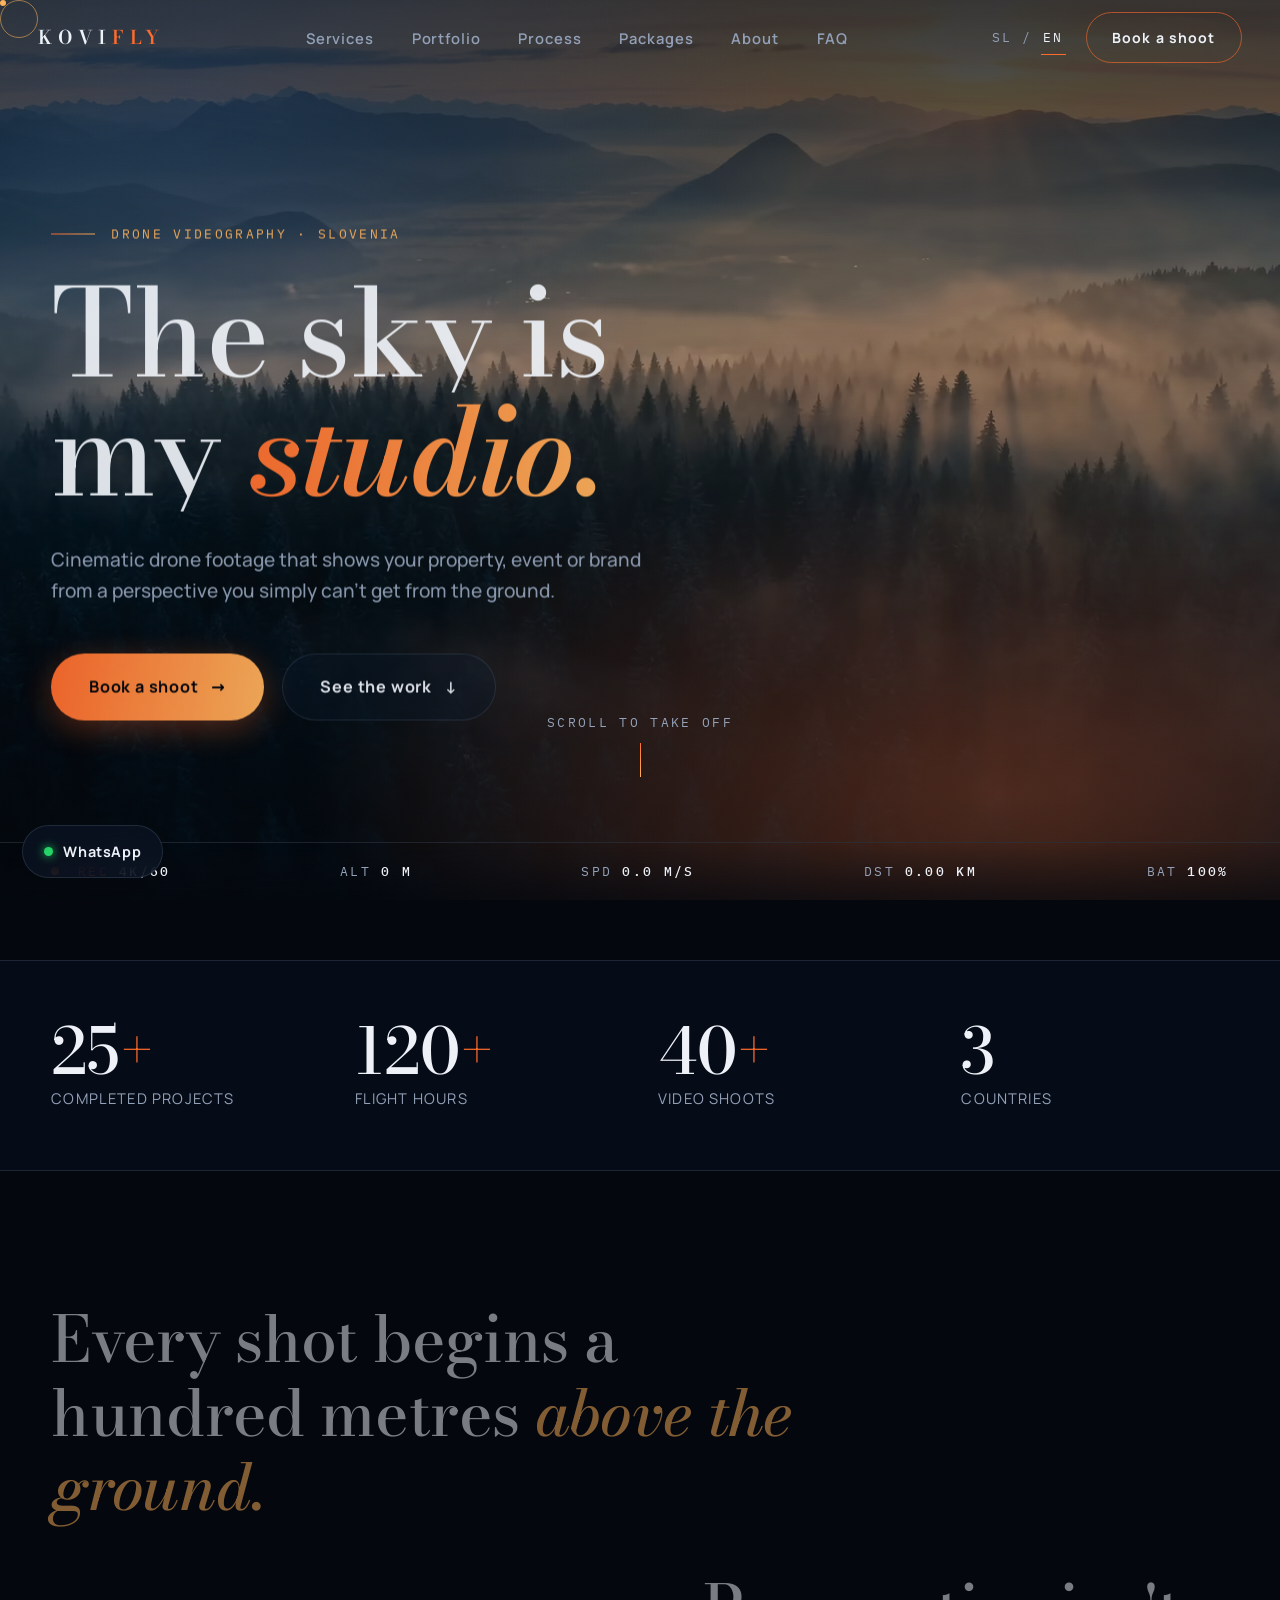
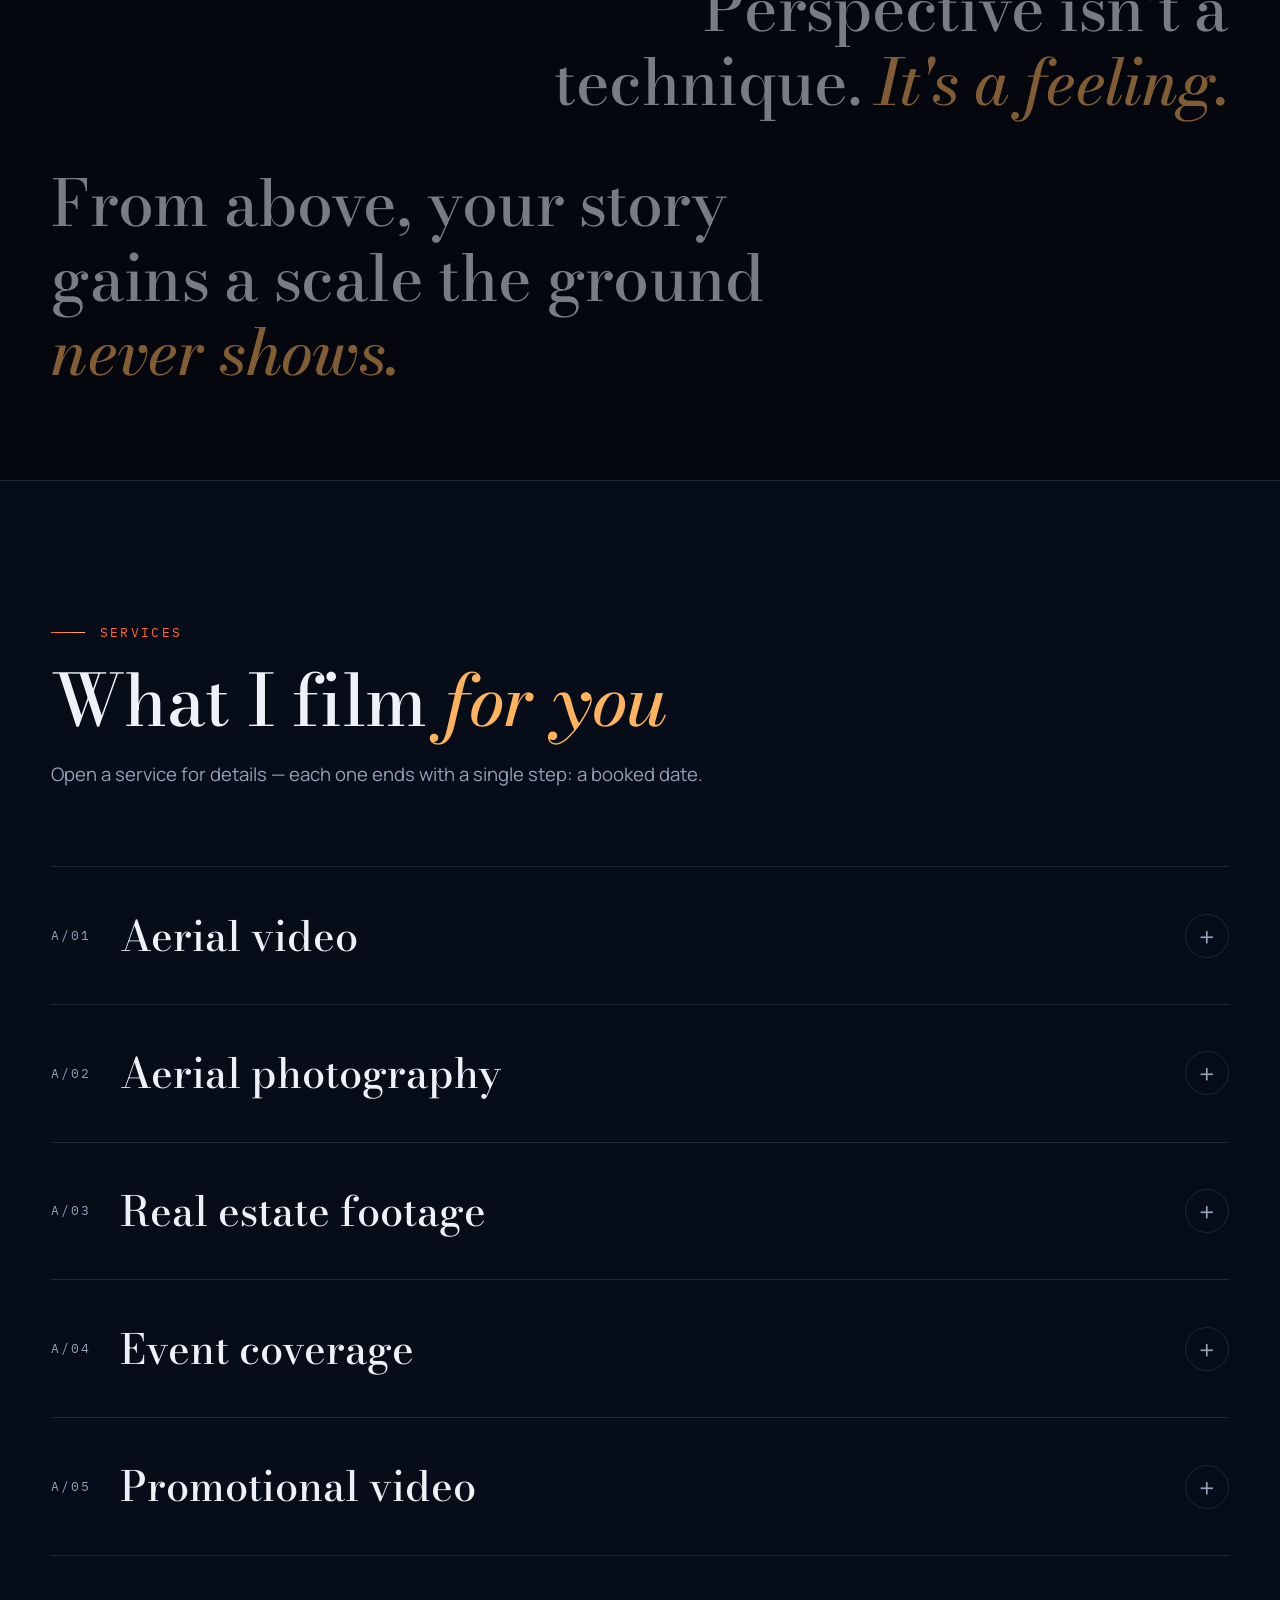
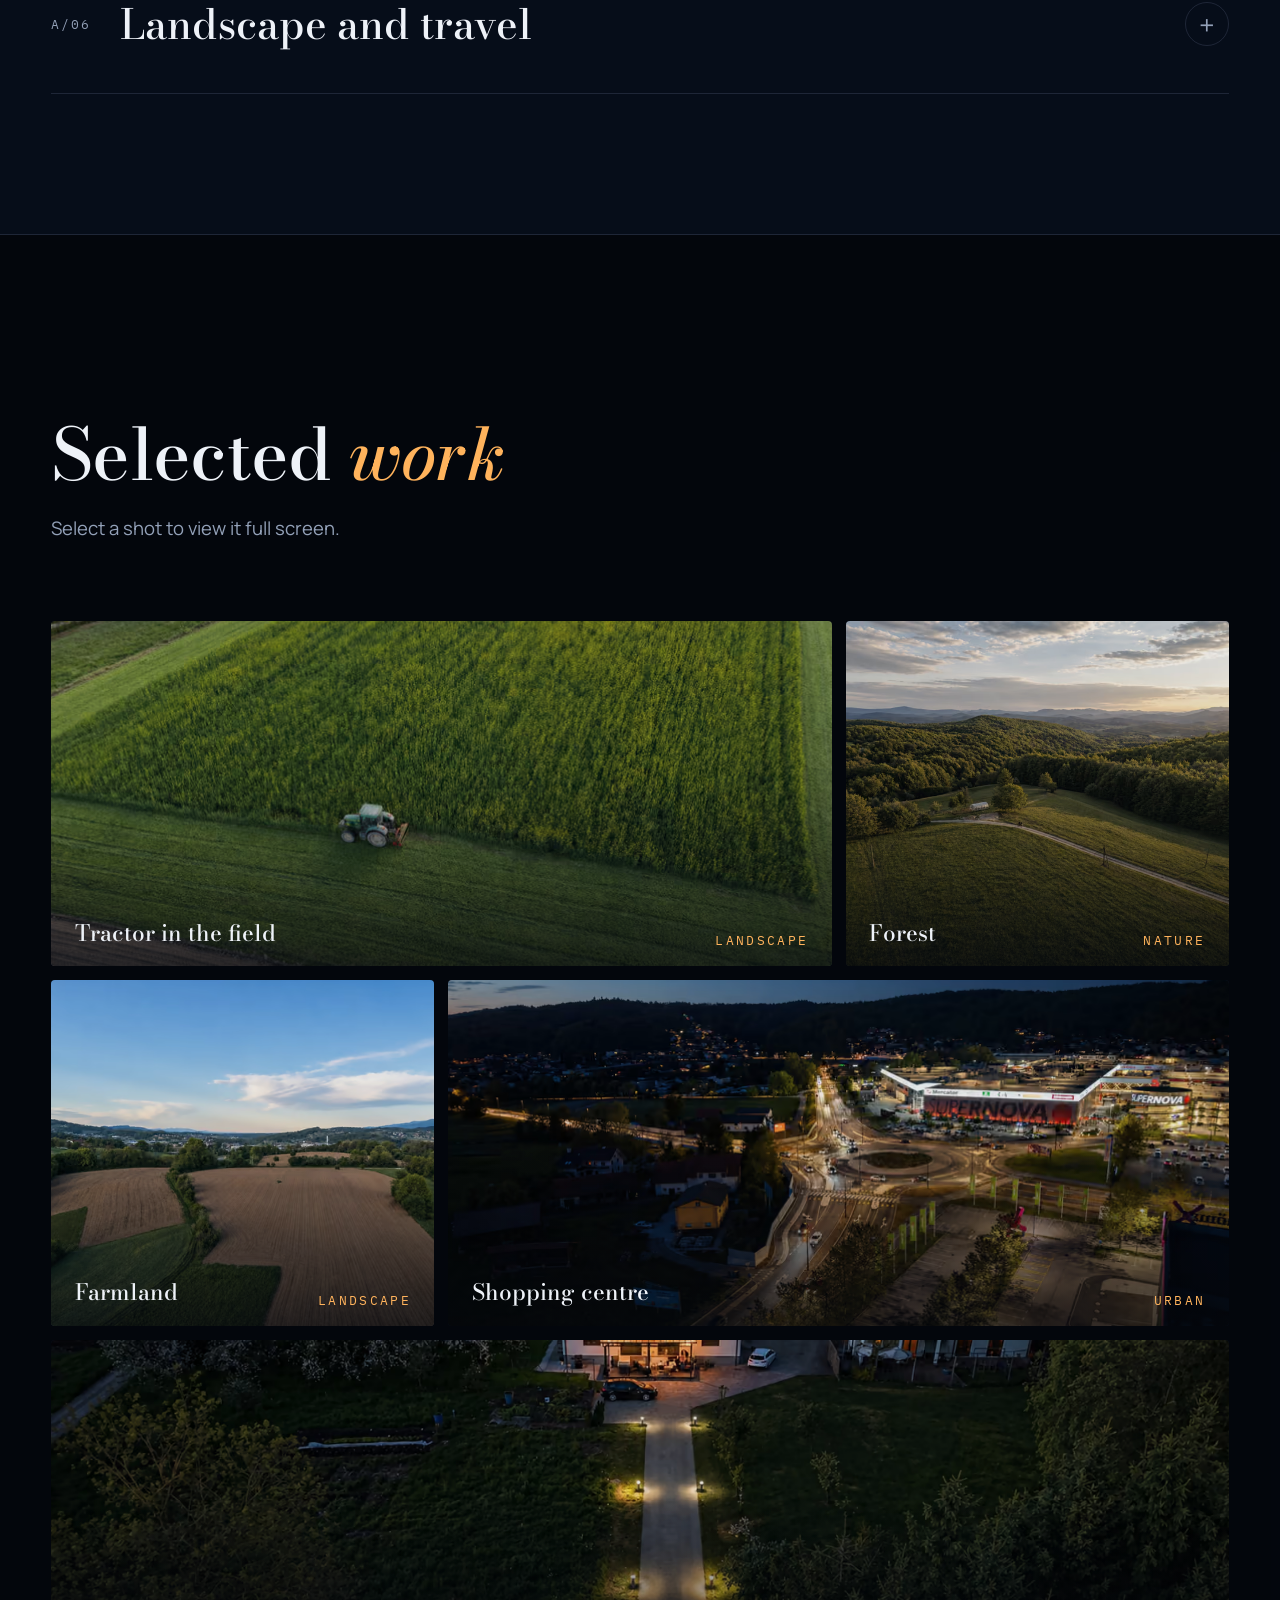
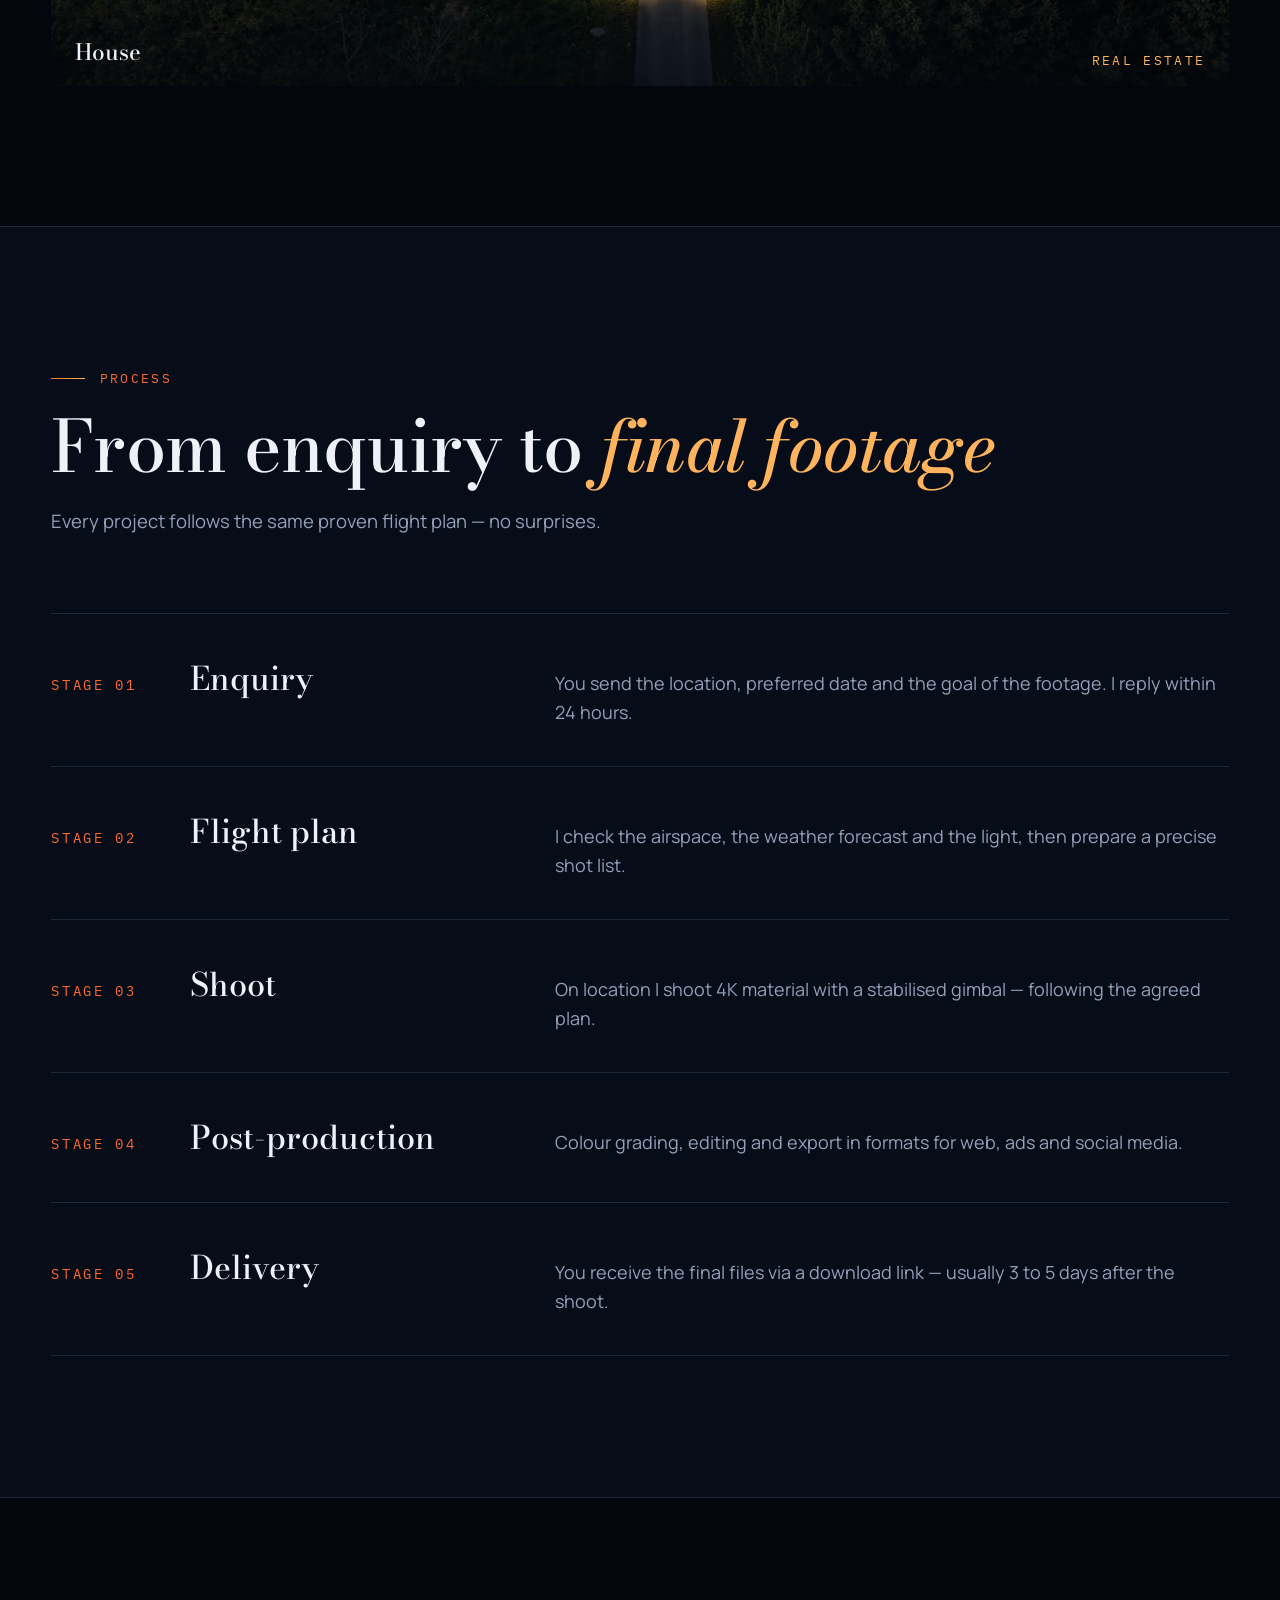
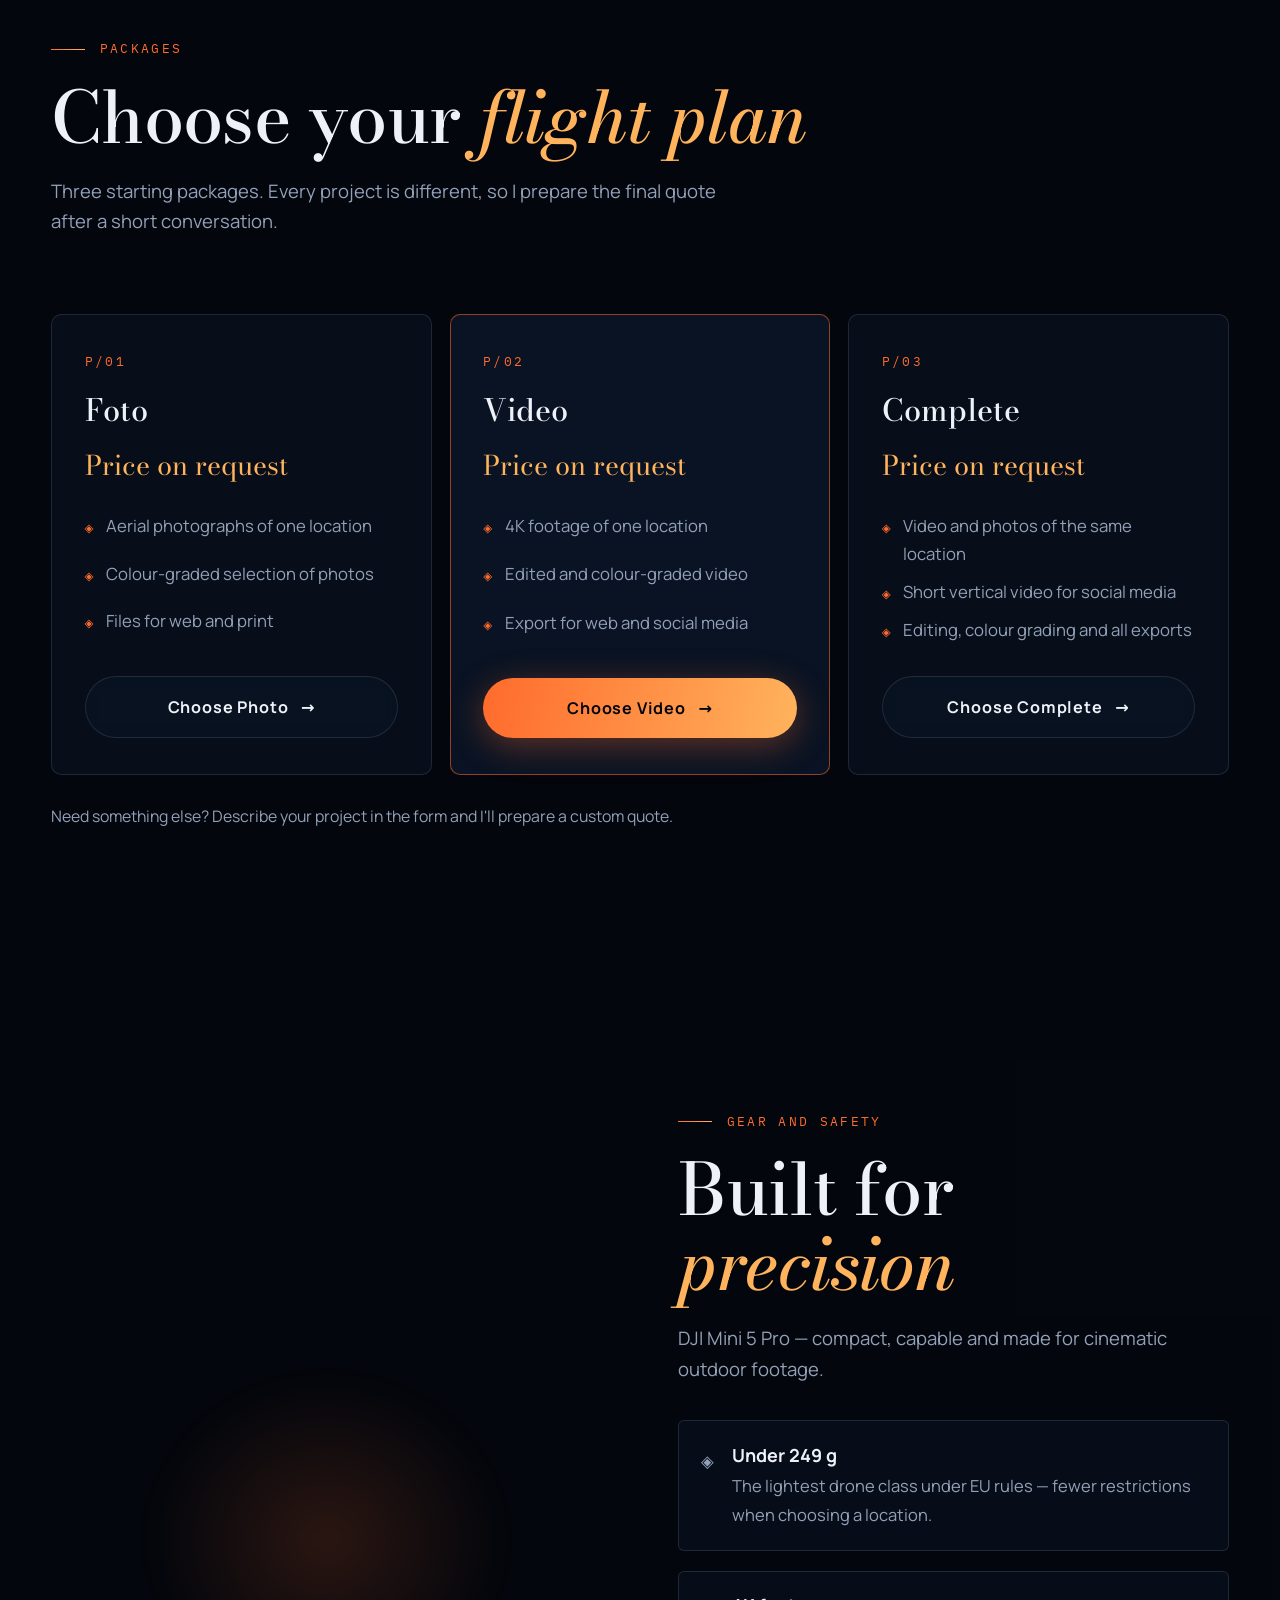
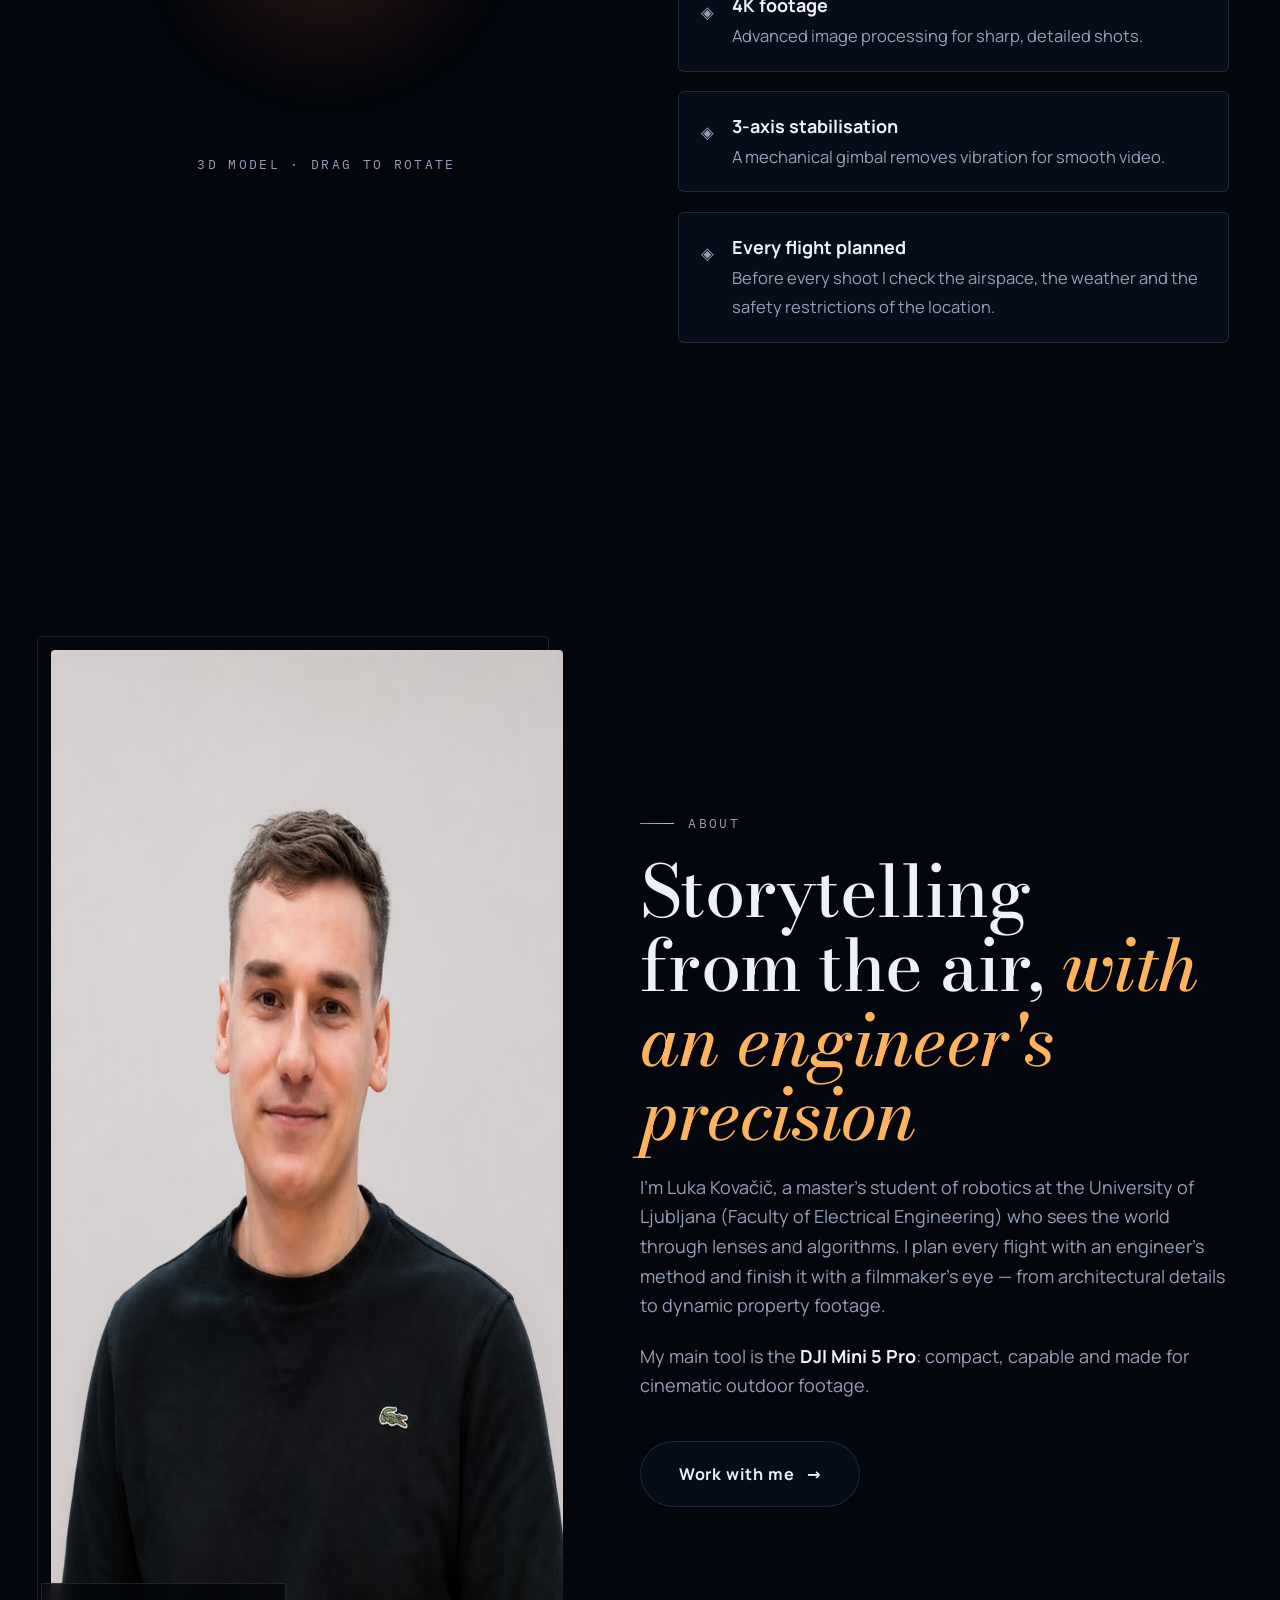
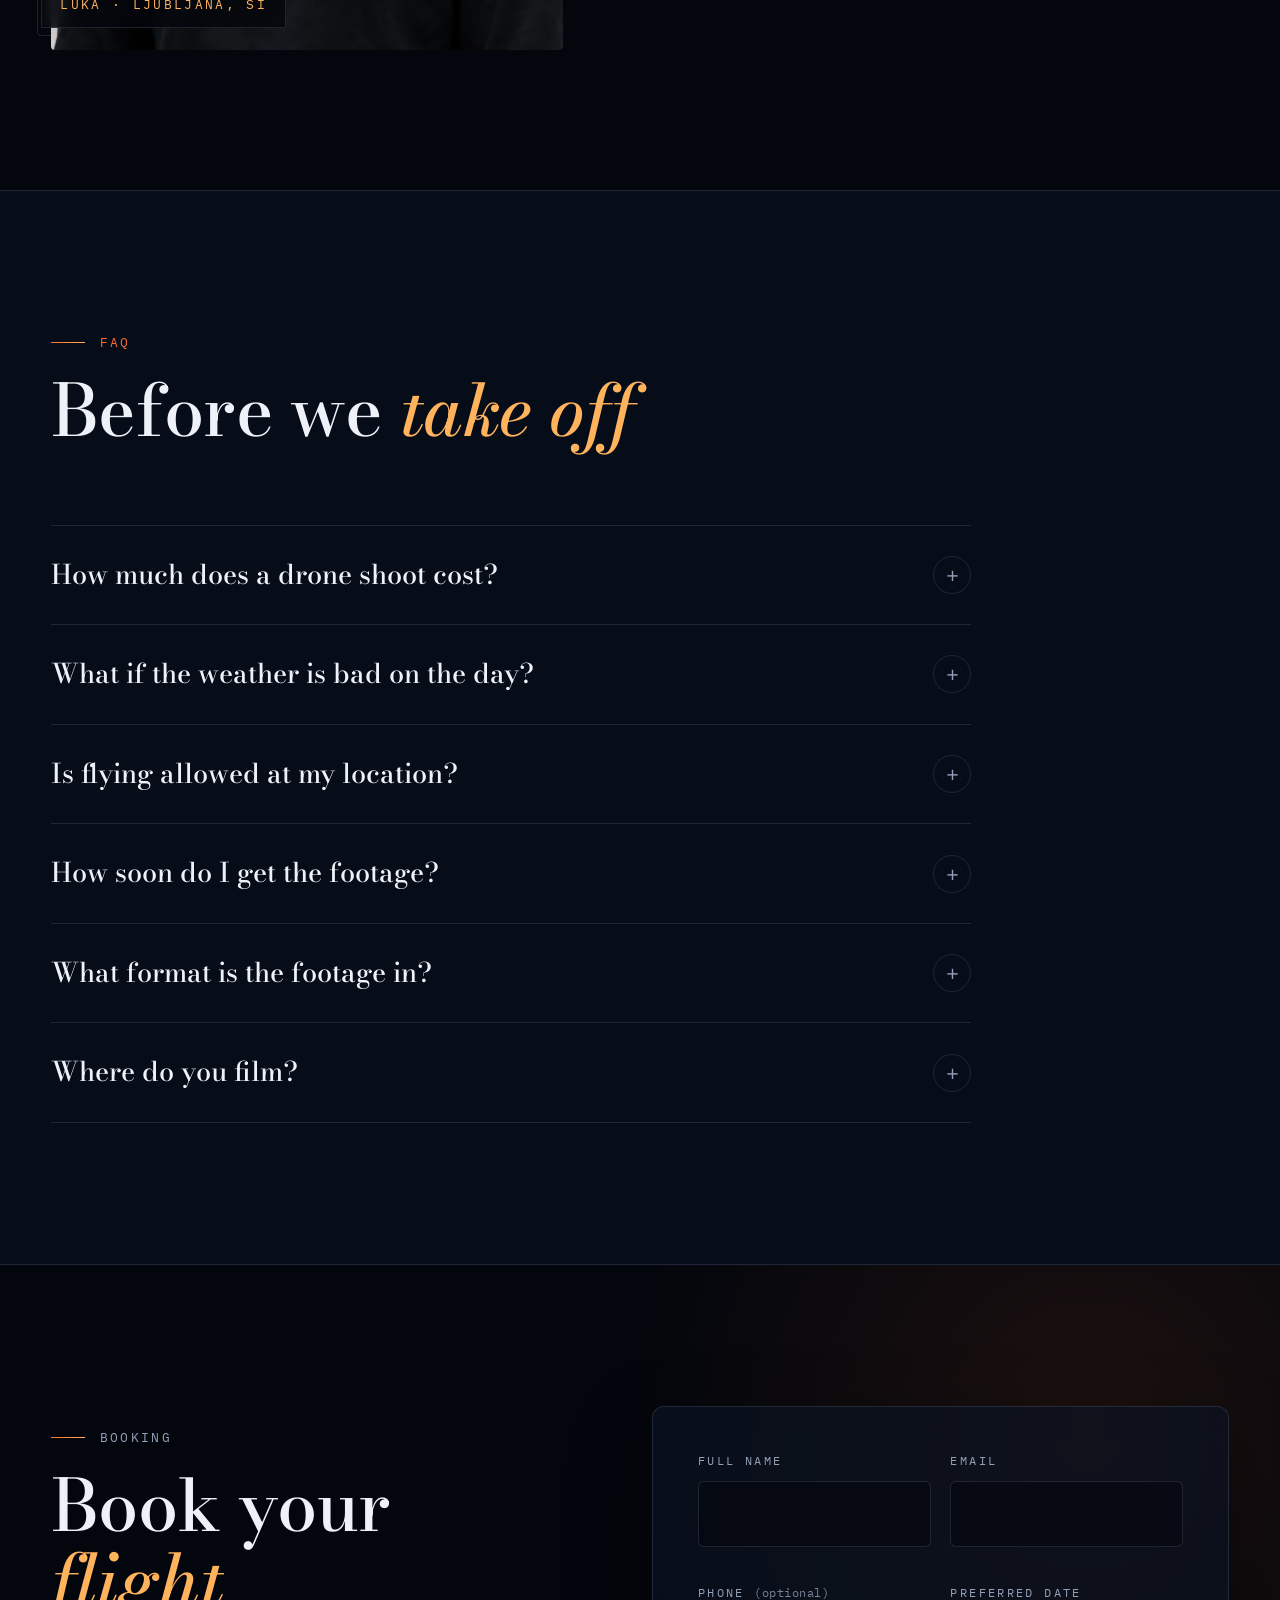
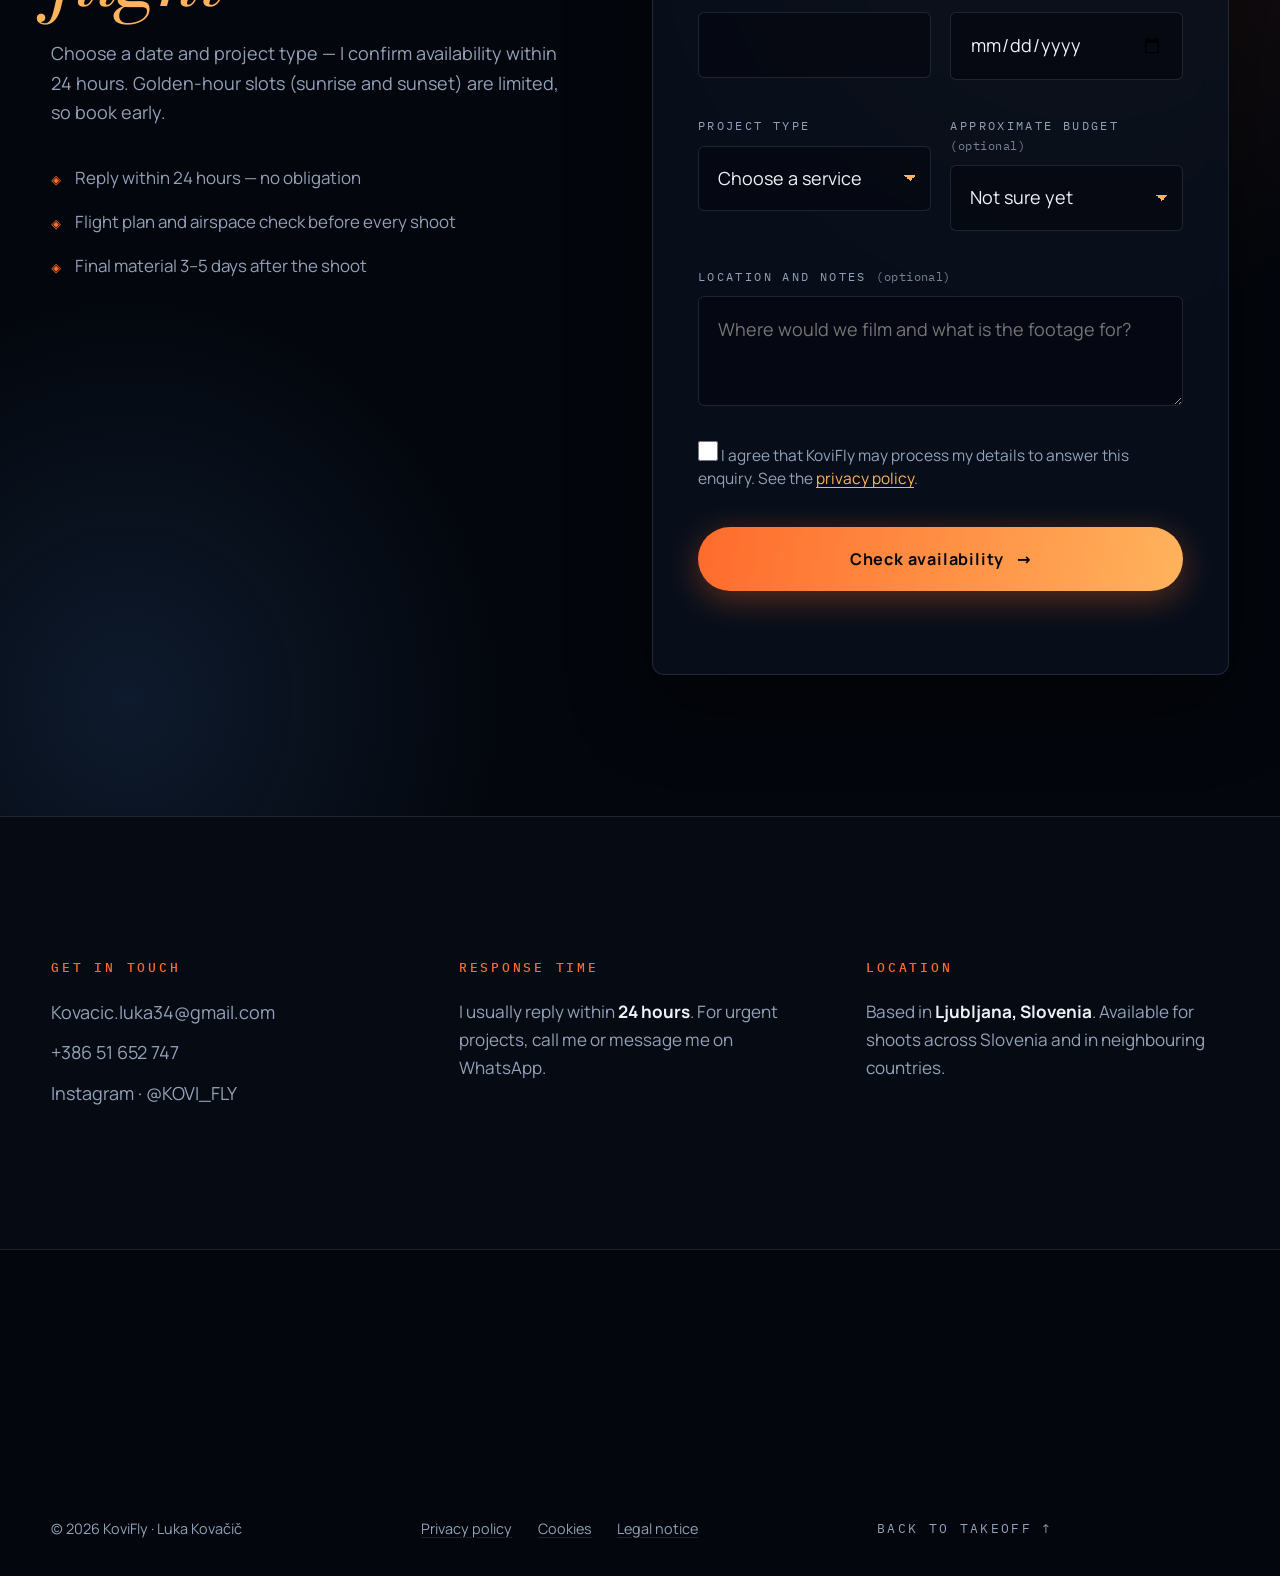
<file: en/index.html>
<!DOCTYPE html>
<html lang="en">
<head>
<meta charset="UTF-8">
<meta name="viewport" content="width=device-width, initial-scale=1.0">
<title>KoviFly — Drone Videography in Slovenia | 4K Aerial</title>
<meta name="description" content="Drone videography in Slovenia: cinematic 4K aerial video and photography for real estate, events and brands. DJI Mini 5 Pro, based in Ljubljana.">
<link rel="canonical" href="https://kovifly.si/en/">
<link rel="alternate" hreflang="sl" href="https://kovifly.si/">
<link rel="alternate" hreflang="en" href="https://kovifly.si/en/">
<link rel="alternate" hreflang="x-default" href="https://kovifly.si/">
<meta name="theme-color" content="#04070d">
<link rel="icon" href="/favicon.svg" type="image/svg+xml">
<link rel="preload" href="/fonts/bodoni-moda-latin-wght-normal.woff2" as="font" type="font/woff2" crossorigin>
<link rel="preload" href="/fonts/manrope-latin-wght-normal.woff2" as="font" type="font/woff2" crossorigin>
<script>(function(d){d.classList.add("js");try{if(localStorage.getItem("kf_preflight"))d.classList.add("no-loader")}catch(e){}})(document.documentElement)</script>
<link rel="stylesheet" href="/css/main.css">

<meta property="og:site_name" content="KoviFly">
<meta property="og:title" content="KoviFly — Drone Videography in Slovenia | 4K Aerial">
<meta property="og:description" content="The sky is my studio. 4K aerial video and photography for real estate, events and brands across Slovenia.">
<meta property="og:image" content="https://kovifly.si/img/og.jpg">
<meta property="og:image:width" content="1200">
<meta property="og:image:height" content="630">
<meta property="og:url" content="https://kovifly.si/en/">
<meta property="og:type" content="website">
<meta property="og:locale" content="en_GB">
<meta property="og:locale:alternate" content="sl_SI">
<meta name="twitter:card" content="summary_large_image">
<script type="application/ld+json">
{
  "@context": "https://schema.org",
  "@type": ["LocalBusiness", "ProfessionalService"],
  "@id": "https://kovifly.si/#business",
  "name": "KoviFly",
  "description": "Drone videography and aerial photography in Slovenia — real estate, events, promotional video, landscape.",
  "url": "https://kovifly.si/en/",
  "image": "https://kovifly.si/img/og.jpg",
  "telephone": "+38651652747",
  "email": "Kovacic.luka34@gmail.com",
  "founder": { "@type": "Person", "name": "Luka Kovačič" },
  "address": { "@type": "PostalAddress", "addressLocality": "Ljubljana", "addressCountry": "SI" },
  "geo": { "@type": "GeoCoordinates", "latitude": 46.05, "longitude": 14.51 },
  "areaServed": { "@type": "Country", "name": "Slovenia" },
  "sameAs": ["https://instagram.com/KOVI_FLY"],
  "hasOfferCatalog": {
    "@type": "OfferCatalog",
    "name": "Drone filming services",
    "itemListElement": [
      { "@type": "Offer", "itemOffered": { "@type": "Service", "name": "Aerial video", "provider": { "@id": "https://kovifly.si/#business" } } },
      { "@type": "Offer", "itemOffered": { "@type": "Service", "name": "Aerial photography", "provider": { "@id": "https://kovifly.si/#business" } } },
      { "@type": "Offer", "itemOffered": { "@type": "Service", "name": "Real estate drone footage", "provider": { "@id": "https://kovifly.si/#business" } } },
      { "@type": "Offer", "itemOffered": { "@type": "Service", "name": "Event drone coverage", "provider": { "@id": "https://kovifly.si/#business" } } },
      { "@type": "Offer", "itemOffered": { "@type": "Service", "name": "Promotional drone video", "provider": { "@id": "https://kovifly.si/#business" } } },
      { "@type": "Offer", "itemOffered": { "@type": "Service", "name": "Landscape and travel", "provider": { "@id": "https://kovifly.si/#business" } } }
    ]
  }
}
</script>
</head>
<body>
<a class="skip" href="#story">Skip to content</a>

<!-- ====== PRELOADER: pre-flight checklist (samo ob prvem obisku, preskočljiv) ====== -->
<div id="loader" aria-hidden="true">
  <div class="loader-inner">
    <span class="loader-brand">KOVI<em>FLY</em></span>
    <span class="loader-title mono">PRE-FLIGHT CHECK</span>
    <ul class="loader-list mono">
      <li><span>GPS LOCK</span><b>14 SAT</b><i>✓</i></li>
      <li><span>COMPASS</span><b>CALIBRATED</b><i>✓</i></li>
      <li><span>BATTERY</span><b>100 %</b><i>✓</i></li>
    </ul>
    <div class="loader-bar"><i id="loaderBar"></i></div>
    <span class="loader-skip mono">CLICK TO SKIP</span>
  </div>
</div>

<!-- ====== CURSOR ====== -->
<div class="cursor-dot" aria-hidden="true"></div>
<div class="cursor-ring" aria-hidden="true"><span>VIEW</span></div>

<!-- ====== ALTIMETER (podpis) ====== -->
<aside class="altimeter mono" aria-hidden="true">
  <div class="alt-sec" id="altSec">TAKEOFF</div>
  <div class="alt-tape"><i class="alt-marker" id="altMarker"></i></div>
  <div class="alt-read"><b id="altVal">000</b><span>M</span></div>
</aside>

<!-- ====== NAV ====== -->
<header class="nav" id="nav">
  <div class="nav-inner">
    <a class="nav-logo" href="#hero" aria-label="KoviFly — to top">KOVI<em>FLY</em></a>
    <nav aria-label="Main navigation">
      <ul class="nav-links">
        <li><a href="#services">Services</a></li>
        <li><a href="#portfolio">Portfolio</a></li>
        <li><a href="#process">Process</a></li>
        <li><a href="#plans">Packages</a></li>
        <li><a href="#about">About</a></li>
        <li><a href="#faq">FAQ</a></li>
      </ul>
    </nav>
    <div class="nav-tools">
      <div class="lang" role="group" aria-label="Language">
        <a href="/" lang="sl" hreflang="sl" >SL</a><span aria-hidden="true">/</span><a href="/en/" lang="en" hreflang="en" aria-current="true">EN</a>
      </div>
      <a class="nav-cta" href="#booking">Book a shoot</a>
      <button class="burger" id="burger" aria-label="Open menu" aria-expanded="false" aria-controls="mobileMenu">
        <i></i><i></i><i></i>
      </button>
    </div>
  </div>
</header>

<div class="mobile-menu" id="mobileMenu">
  <a href="#services">Services</a>
  <a href="#portfolio">Portfolio</a>
  <a href="#process">Process</a>
  <a href="#plans">Packages</a>
  <a href="#about">About</a>
  <a href="#booking"><em>Book a shoot</em></a>
  <div class="lang">
    <a href="/" lang="sl" hreflang="sl" >Slovenščina</a><span aria-hidden="true">/</span><a href="/en/" lang="en" hreflang="en" aria-current="true">English</a>
  </div>
</div>

<!-- ====== SKY — fiksni video za celo stranjo (scrub na scroll) ======
     Video se naloži šele z JS: namizje 1600 px, mobilno lahka pokončna različica.
     Reduced-motion in varčevanje s podatki ostaneta pri sliki (prvi kader videa). -->
<div class="sky" aria-hidden="true">
  <picture><source type="image/avif" srcset="/img/hero-poster-800.avif 800w, /img/hero-poster-1600.avif 1600w" sizes="100vw"><source type="image/webp" srcset="/img/hero-poster-800.webp 800w, /img/hero-poster-1600.webp 1600w" sizes="100vw"><img src="/img/hero-poster-800.webp" alt="" width="800" height="450" decoding="async" fetchpriority="high"></picture>
  <video id="skyA" muted playsinline preload="none" data-src="/video/hero-scroll.mp4" data-src-m="/video/hero-scroll-m.mp4"></video>
  <div class="sky-veil"></div>
</div>

<main>
<!-- ====== HERO ====== -->
<section class="hero" id="hero" data-wp="Takeoff" data-phase="TAKEOFF">
  <div class="hero-shade"></div>
  <div class="hero-cloud c1"></div>
  <div class="hero-cloud c2"></div>

  <div class="hero-content">
    <h1>
      <span class="hero-eyebrow">Drone videography · Slovenia</span>
      <span class="hero-line"><span>The sky is</span></span>
      <span class="hero-line"><span>my <em>studio.</em></span></span>
    </h1>
    <p class="hero-sub">Cinematic drone footage that shows your property, event or brand from a perspective you simply can't get from the ground.</p>
    <div class="hero-ctas">
      <a class="btn btn-primary" href="#booking">Book a shoot <span class="arr">→</span></a>
      <a class="btn btn-ghost" href="#portfolio">See the work <span class="arr">↓</span></a>
    </div>
  </div>

  <div class="hero-hint mono" id="heroHint" aria-hidden="true">
    <span>SCROLL TO TAKE OFF</span><i></i>
  </div>

  <div class="hero-hud mono" aria-hidden="true">
    <div class="wrap">
      <div class="hud-item hud-rec">REC <b>4K/60</b></div>
      <div class="hud-item">ALT <b id="hudAlt">0 m</b></div>
      <div class="hud-item">SPD <b id="hudSpd">0.0 m/s</b></div>
      <div class="hud-item">DST <b id="hudDst">0.00 km</b></div>
      <div class="hud-item">BAT <b id="hudBat">100%</b></div>
    </div>
  </div>
</section>

<!-- ====== STATS ====== (končna številka je že v HTML — nikoli ne pokaže 0) -->
<div class="stats">
  <div class="wrap">
    <div class="stat"><b><span class="count" data-target="25">25</span><i>+</i></b><span>completed projects</span></div>
    <div class="stat"><b><span class="count" data-target="120">120</span><i>+</i></b><span>flight hours</span></div>
    <div class="stat"><b><span class="count" data-target="40">40</span><i>+</i></b><span>video shoots</span></div>
    <div class="stat"><b><span class="count" data-target="3">3</span></b><span>countries</span></div>
  </div>
</div>

<!-- ====== STORY ====== -->
<section class="story sec" id="story" data-wp="Story" data-phase="CLIMB">
  <div class="wrap">
    <p class="story-line js-scrub">Every shot begins a hundred metres <em>above the ground.</em></p>
    <p class="story-line js-scrub">Perspective isn't a technique. <em>It's a feeling.</em></p>
    <p class="story-line js-scrub">From above, your story gains a scale the ground <em>never shows.</em></p>
  </div>
</section>

<!-- ====== SERVICES ====== -->
<section class="services sec" id="services" data-wp="Services" data-phase="MISSION">
  <div class="wrap">
    <div class="sec-head">
      <p class="eyebrow mono" data-reveal>Services</p>
      <h2 data-reveal>What I film <em>for you</em></h2>
      <p class="lead" data-reveal>Open a service for details — each one ends with a single step: a booked date.</p>
    </div>

    <div class="svc-list">
      <div class="svc">
        <button class="svc-head" aria-expanded="false" aria-controls="svc1"><span class="svc-idx">A/01</span><h3>Aerial video</h3><span class="svc-x" aria-hidden="true">+</span></button>
        <div class="svc-body" id="svc1"><div class="svc-grid">
          <p>Smooth, stabilised 4K footage shot on the DJI Mini 5 Pro. From wide landscape shots to detailed low-altitude passes — material ready for editing or a finished film.</p>
          <a class="svc-cta" href="#booking" data-service="Aerialni video">Check availability <span class="arr">→</span></a>
        </div></div>
      </div>

      <div class="svc">
        <button class="svc-head" aria-expanded="false" aria-controls="svc2"><span class="svc-idx">A/02</span><h3>Aerial photography</h3><span class="svc-x" aria-hidden="true">+</span></button>
        <div class="svc-body" id="svc2"><div class="svc-grid">
          <p>High-resolution photographs from altitude. Ideal for publications, print and social media — compositions you can't capture from the ground.</p>
          <a class="svc-cta" href="#booking" data-service="Aerialna fotografija">Check availability <span class="arr">→</span></a>
        </div></div>
      </div>

      <div class="svc">
        <button class="svc-head" aria-expanded="false" aria-controls="svc3"><span class="svc-idx">A/03</span><h3>Real estate footage</h3><span class="svc-x" aria-hidden="true">+</span></button>
        <div class="svc-body" id="svc3"><div class="svc-grid">
          <p>Top-down views, orbit shots and smooth fly-overs that place a property in its surroundings and sell the buyer a feeling — not just square metres.</p>
          <a class="svc-cta" href="#booking" data-service="Nepremičnine">Check availability <span class="arr">→</span></a>
        </div></div>
      </div>

      <div class="svc">
        <button class="svc-head" aria-expanded="false" aria-controls="svc4"><span class="svc-idx">A/04</span><h3>Event coverage</h3><span class="svc-x" aria-hidden="true">+</span></button>
        <div class="svc-body" id="svc4"><div class="svc-grid">
          <p>Weddings, festivals, corporate events — filmed from a perspective nobody in the crowd gets to see. Discreet, safe and planned in advance.</p>
          <a class="svc-cta" href="#booking" data-service="Pokrivanje dogodkov">Check availability <span class="arr">→</span></a>
        </div></div>
      </div>

      <div class="svc">
        <button class="svc-head" aria-expanded="false" aria-controls="svc5"><span class="svc-idx">A/05</span><h3>Promotional video</h3><span class="svc-x" aria-hidden="true">+</span></button>
        <div class="svc-body" id="svc5"><div class="svc-grid">
          <p>Aerial content for companies, tourism organisations and startups. Cinematic storytelling from the sky, exported in formats for web, ads and social media.</p>
          <a class="svc-cta" href="#booking" data-service="Promocijski video">Check availability <span class="arr">→</span></a>
        </div></div>
      </div>

      <div class="svc">
        <button class="svc-head" aria-expanded="false" aria-controls="svc6"><span class="svc-idx">A/06</span><h3>Landscape and travel</h3><span class="svc-x" aria-hidden="true">+</span></button>
        <div class="svc-body" id="svc6"><div class="svc-grid">
          <p>Nature, mountains, coasts, cities — editorial aerial content for travel brands and personal projects. Slovenia and neighbouring countries.</p>
          <a class="svc-cta" href="#booking" data-service="Pokrajina / Potovanja">Check availability <span class="arr">→</span></a>
        </div></div>
      </div>
    </div>
  </div>
</section>

<!-- ====== PORTFOLIO ====== -->
<section class="sec" id="portfolio" data-wp="Portfolio" data-phase="PANORAMA">
  <div class="wrap">
    <div class="sec-head">
      <p class="eyebrow mono" data-reveal>Portfolio</p>
      <h2 data-reveal>Selected <em>work</em></h2>
      <p class="lead" data-reveal>Select a shot to view it full screen.</p>
    </div>

    <div class="folio-grid">
      <figure class="folio-item wide" tabindex="0" role="button" data-cursor="view" data-reveal data-title="Tractor in the field" data-cat="Landscape / Agriculture">
        <picture><source type="image/avif" srcset="/img/traktor-800.avif 800w, /img/traktor-1600.avif 1600w" sizes="(max-width:760px) 92vw, 800px"><source type="image/webp" srcset="/img/traktor-800.webp 800w, /img/traktor-1600.webp 1600w" sizes="(max-width:760px) 92vw, 800px"><img src="/img/traktor-800.webp" alt="Drone shot — tractor in a field" width="800" height="450" decoding="async" loading="lazy"></picture>
        <video class="folio-vid" muted loop playsinline preload="none" data-src="/video/preview-traktor.mp4"></video>
        <figcaption class="folio-meta"><h3>Tractor in the field</h3><span class="mono">Landscape</span></figcaption>
      </figure>
      <figure class="folio-item slim" tabindex="0" role="button" data-cursor="view" data-reveal data-title="Forest" data-cat="Nature">
        <picture><source type="image/avif" srcset="/img/gozd-800.avif 800w, /img/gozd-1600.avif 1448w" sizes="(max-width:760px) 92vw, 400px"><source type="image/webp" srcset="/img/gozd-800.webp 800w, /img/gozd-1600.webp 1448w" sizes="(max-width:760px) 92vw, 400px"><img src="/img/gozd-800.webp" alt="Drone shot — forest from above" width="800" height="600" decoding="async" loading="lazy"></picture>
        <figcaption class="folio-meta"><h3>Forest</h3><span class="mono">Nature</span></figcaption>
      </figure>
      <figure class="folio-item slim" tabindex="0" role="button" data-cursor="view" data-reveal data-title="Farmland" data-cat="Landscape">
        <picture><source type="image/avif" srcset="/img/njiva-800.avif 800w, /img/njiva-1600.avif 1600w" sizes="(max-width:760px) 92vw, 400px"><source type="image/webp" srcset="/img/njiva-800.webp 800w, /img/njiva-1600.webp 1600w" sizes="(max-width:760px) 92vw, 400px"><img src="/img/njiva-800.webp" alt="Drone shot — farmland from above" width="800" height="450" decoding="async" loading="lazy"></picture>
        <video class="folio-vid" muted loop playsinline preload="none" data-src="/video/preview-njiva.mp4"></video>
        <figcaption class="folio-meta"><h3>Farmland</h3><span class="mono">Landscape</span></figcaption>
      </figure>
      <figure class="folio-item wide" tabindex="0" role="button" data-cursor="view" data-reveal data-title="Shopping centre" data-cat="Urban">
        <picture><source type="image/avif" srcset="/img/center-800.avif 800w, /img/center-1600.avif 1448w" sizes="(max-width:760px) 92vw, 800px"><source type="image/webp" srcset="/img/center-800.webp 800w, /img/center-1600.webp 1448w" sizes="(max-width:760px) 92vw, 800px"><img src="/img/center-800.webp" alt="Drone shot — shopping centre" width="800" height="600" decoding="async" loading="lazy"></picture>
        <figcaption class="folio-meta"><h3>Shopping centre</h3><span class="mono">Urban</span></figcaption>
      </figure>
      <figure class="folio-item full" tabindex="0" role="button" data-cursor="view" data-reveal data-title="House" data-cat="Real estate">
        <picture><source type="image/avif" srcset="/img/hisa-800.avif 800w, /img/hisa-1600.avif 1448w" sizes="(max-width:760px) 92vw, 1240px"><source type="image/webp" srcset="/img/hisa-800.webp 800w, /img/hisa-1600.webp 1448w" sizes="(max-width:760px) 92vw, 1240px"><img src="/img/hisa-800.webp" alt="Drone shot — house from above" width="800" height="600" decoding="async" loading="lazy"></picture>
        <video class="folio-vid" muted loop playsinline preload="none" data-src="/video/preview-hisa.mp4"></video>
        <figcaption class="folio-meta"><h3>House</h3><span class="mono">Real estate</span></figcaption>
      </figure>
    </div>
  </div>
</section>

<!-- Lightbox -->
<div class="lightbox" id="lightbox" role="dialog" aria-modal="true" aria-label="Gallery" aria-hidden="true">
  <button class="lb-close mono" id="lbClose">Close ×</button>
  <button class="lb-btn lb-prev" id="lbPrev" aria-label="Previous shot">‹</button>
  <img id="lbImg" alt="">
  <video id="lbVid" style="display:none;max-width:88vw;max-height:78vh;border-radius:4px" muted loop playsinline></video>
  <button class="lb-btn lb-next" id="lbNext" aria-label="Next shot">›</button>
  <div class="lb-cap mono" aria-live="polite"><b id="lbTitle"></b><span id="lbCat"></span></div>
</div>

<!-- ====== PROCESS ====== -->
<section class="process sec" id="process" data-wp="Process" data-phase="FLIGHT PLAN">
  <div class="wrap">
    <div class="sec-head">
      <p class="eyebrow mono" data-reveal>Process</p>
      <h2 data-reveal>From enquiry to <em>final footage</em></h2>
      <p class="lead" data-reveal>Every project follows the same proven flight plan — no surprises.</p>
    </div>
    <div class="steps">
      <div class="step" data-reveal><span class="step-no">STAGE 01</span><h3>Enquiry</h3><p>You send the location, preferred date and the goal of the footage. I reply within 24 hours.</p></div>
      <div class="step" data-reveal><span class="step-no">STAGE 02</span><h3>Flight plan</h3><p>I check the airspace, the weather forecast and the light, then prepare a precise shot list.</p></div>
      <div class="step" data-reveal><span class="step-no">STAGE 03</span><h3>Shoot</h3><p>On location I shoot 4K material with a stabilised gimbal — following the agreed plan.</p></div>
      <div class="step" data-reveal><span class="step-no">STAGE 04</span><h3>Post-production</h3><p>Colour grading, editing and export in formats for web, ads and social media.</p></div>
      <div class="step" data-reveal><span class="step-no">STAGE 05</span><h3>Delivery</h3><p>You receive the final files via a download link — usually 3 to 5 days after the shoot.</p></div>
    </div>
  </div>
</section>

<!-- ====== PAKETI ====== (cene: js/config.js → prices; dokler so null, piše "Cena po dogovoru") -->
<section class="plans sec" id="plans" data-wp="Packages" data-phase="PACKAGES">
  <div class="wrap">
    <div class="sec-head">
      <p class="eyebrow mono" data-reveal>Packages</p>
      <h2 data-reveal>Choose your <em>flight plan</em></h2>
      <p class="lead" data-reveal>Three starting packages. Every project is different, so I prepare the final quote after a short conversation.</p>
    </div>
    <div class="plan-grid">
      <article class="plan" data-reveal>
        <span class="plan-tag mono">P/01</span>
        <h3>Foto</h3>
        <p class="plan-price" data-price="foto">Price on request</p>
        <ul>
          <li>Aerial photographs of one location</li>
          <li>Colour-graded selection of photos</li>
          <li>Files for web and print</li>
        </ul>
        <a class="btn btn-ghost" href="#booking" data-service="Aerialna fotografija" data-prefill="Package: Photo">Choose Photo <span class="arr">→</span></a>
      </article>
      <article class="plan is-featured" data-reveal>
        <span class="plan-tag mono">P/02</span>
        <h3>Video</h3>
        <p class="plan-price" data-price="video">Price on request</p>
        <ul>
          <li>4K footage of one location</li>
          <li>Edited and colour-graded video</li>
          <li>Export for web and social media</li>
        </ul>
        <a class="btn btn-primary" href="#booking" data-service="Aerialni video" data-prefill="Package: Video">Choose Video <span class="arr">→</span></a>
      </article>
      <article class="plan" data-reveal>
        <span class="plan-tag mono">P/03</span>
        <h3>Complete</h3>
        <p class="plan-price" data-price="celota">Price on request</p>
        <ul>
          <li>Video and photos of the same location</li>
          <li>Short vertical video for social media</li>
          <li>Editing, colour grading and all exports</li>
        </ul>
        <a class="btn btn-ghost" href="#booking" data-service="Promocijski video" data-prefill="Package: Complete">Choose Complete <span class="arr">→</span></a>
      </article>
    </div>
    <p class="plans-note" data-reveal>Need something else? Describe your project in the form and I'll prepare a custom quote.</p>
  </div>
</section>

<!-- ====== GEAR / TRUST ====== -->
<section class="gear sec" id="gear" data-wp="Gear" data-phase="GEAR">
  <div class="wrap">
    <div class="gear-figure" data-reveal>
      <div id="dronImg"><picture><source type="image/avif" srcset="/img/dron-800.avif 800w, /img/dron-1600.avif 1409w" sizes="(max-width:880px) 80vw, 520px"><source type="image/webp" srcset="/img/dron-800.webp 800w, /img/dron-1600.webp 1409w" sizes="(max-width:880px) 80vw, 520px"><img src="/img/dron-800.webp" alt="DJI Mini 5 Pro" width="800" height="452" decoding="async" loading="lazy"></picture></div>
      <!-- 3D model se naloži šele, ko sekcija pride v pogled -->
      <div id="dron3d" hidden>
        <model-viewer data-src="/models/dron.glb" alt="DJI Mini 5 Pro — 3D model you can rotate"
          camera-controls auto-rotate rotation-per-second="18deg"
          shadow-intensity="0.8" exposure="1.05" interaction-prompt="none"></model-viewer>
        <span class="gear-3d-hint mono">3D MODEL · DRAG TO ROTATE</span>
      </div>
    </div>
    <div>
      <p class="eyebrow mono" data-reveal>Gear and safety</p>
      <h2 data-reveal>Built for <em>precision</em></h2>
      <p class="lead" data-reveal>DJI Mini 5 Pro — compact, capable and made for cinematic outdoor footage.</p>
      <ul class="gear-list">
        <li data-reveal><span class="gear-ic">◈</span><div><b>Under 249 g</b><span>The lightest drone class under EU rules — fewer restrictions when choosing a location.</span></div></li>
        <li data-reveal><span class="gear-ic">◈</span><div><b>4K footage</b><span>Advanced image processing for sharp, detailed shots.</span></div></li>
        <li data-reveal><span class="gear-ic">◈</span><div><b>3-axis stabilisation</b><span>A mechanical gimbal removes vibration for smooth video.</span></div></li>
        <li data-reveal><span class="gear-ic">◈</span><div><b>Every flight planned</b><span>Before every shoot I check the airspace, the weather and the safety restrictions of the location.</span></div></li>
      </ul>
      <!-- Prikaže se samo, ko so podatki vpisani v js/config.js → uas -->
      <ul class="trust">
        <li data-cfg="uas.operatorId" hidden>Registered UAS operator: <b data-cfg-text></b></li>
        <li data-cfg="uas.pilotCert" hidden>Remote pilot certificate: <b data-cfg-text></b></li>
        <li data-cfg="uas.insurance" hidden>Liability insurance: <b data-cfg-text></b></li>
      </ul>
    </div>
  </div>
</section>

<!-- ====== ABOUT ====== -->
<section class="about sec" id="about" data-wp="About" data-phase="PILOT">
  <div class="wrap">
    <div class="about-figure" data-reveal>
      <picture><source type="image/avif" srcset="/img/luka-800.avif 800w, /img/luka-1600.avif 1122w" sizes="(max-width:880px) 92vw, 520px"><source type="image/webp" srcset="/img/luka-800.webp 800w, /img/luka-1600.webp 1122w" sizes="(max-width:880px) 92vw, 520px"><img src="/img/luka-800.webp" alt="Luka Kovačič — drone pilot and videographer" width="800" height="1000" decoding="async" loading="lazy"></picture>
      <span class="about-tag mono">LUKA · LJUBLJANA, SI</span>
    </div>
    <div>
      <p class="eyebrow mono" data-reveal>About</p>
      <h2 data-reveal>Storytelling from the air, <em>with an engineer's precision</em></h2>
      <p data-reveal>I'm Luka Kovačič, a master's student of robotics at the University of Ljubljana (Faculty of Electrical Engineering) who sees the world through lenses and algorithms. I plan every flight with an engineer's method and finish it with a filmmaker's eye — from architectural details to dynamic property footage.</p>
      <p data-reveal>My main tool is the <b>DJI Mini 5 Pro</b>: compact, capable and made for cinematic outdoor footage.</p>
      <a class="btn btn-ghost" href="#booking" data-reveal>Work with me <span class="arr">→</span></a>
    </div>
  </div>
</section>

<!-- ====== FAQ ====== -->
<section class="faq sec" id="faq" data-wp="FAQ" data-phase="BRIEFING">
  <div class="wrap">
    <div class="sec-head">
      <p class="eyebrow mono" data-reveal>FAQ</p>
      <h2 data-reveal>Before we <em>take off</em></h2>
    </div>
    <div class="faq-list">
      <div class="faq-item">
        <h3><button class="faq-q" aria-expanded="false" aria-controls="faq1">How much does a drone shoot cost?<span class="svc-x" aria-hidden="true">+</span></button></h3>
        <div class="faq-a" id="faq1"><p>The price depends on the location, the length of the shoot and how much editing is needed. Send an enquiry with a few details about your project and you'll get an estimate within 24 hours — no obligation.</p></div>
      </div>
      <div class="faq-item">
        <h3><button class="faq-q" aria-expanded="false" aria-controls="faq2">What if the weather is bad on the day?<span class="svc-x" aria-hidden="true">+</span></button></h3>
        <div class="faq-a" id="faq2"><p>The drone doesn't fly in rain or strong wind. I follow the forecast a few days ahead; if conditions aren't safe or the light isn't right, we agree on a new date.</p></div>
      </div>
      <div class="faq-item">
        <h3><button class="faq-q" aria-expanded="false" aria-controls="faq3">Is flying allowed at my location?<span class="svc-x" aria-hidden="true">+</span></button></h3>
        <div class="faq-a" id="faq3"><p>I check that for you. Before every shoot I review the airspace and the restrictions of the location and let you know whether the flight is possible and under what conditions.</p></div>
      </div>
      <div class="faq-item">
        <h3><button class="faq-q" aria-expanded="false" aria-controls="faq4">How soon do I get the footage?<span class="svc-x" aria-hidden="true">+</span></button></h3>
        <div class="faq-a" id="faq4"><p>You usually receive the final files 3 to 5 days after the shoot, via a download link.</p></div>
      </div>
      <div class="faq-item">
        <h3><button class="faq-q" aria-expanded="false" aria-controls="faq5">What format is the footage in?<span class="svc-x" aria-hidden="true">+</span></button></h3>
        <div class="faq-a" id="faq5"><p>Video in 4K resolution, exported in formats for web, ads and social media (vertical included). Photos in high resolution for web and print.</p></div>
      </div>
      <div class="faq-item">
        <h3><button class="faq-q" aria-expanded="false" aria-controls="faq6">Where do you film?<span class="svc-x" aria-hidden="true">+</span></button></h3>
        <div class="faq-a" id="faq6"><p>I'm based in Ljubljana and film across Slovenia and in neighbouring countries.</p></div>
      </div>
    </div>
  </div>
</section>

<!-- ====== BOOKING ====== -->
<section class="booking sec" id="booking" data-wp="Booking" data-phase="LANDING">
  <div class="wrap">
    <div class="booking-copy">
      <p class="eyebrow mono" data-reveal>Booking</p>
      <h2 data-reveal>Book your <em>flight</em></h2>
      <p data-reveal>Choose a date and project type — I confirm availability within 24 hours. Golden-hour slots (sunrise and sunset) are limited, so book early.</p>
      <ul class="booking-perks">
        <li data-reveal>Reply within 24 hours — no obligation</li>
        <li data-reveal>Flight plan and airspace check before every shoot</li>
        <li data-reveal>Final material 3–5 days after the shoot</li>
      </ul>
    </div>

    <div class="form-card" id="bookingCard" data-reveal>
      <form id="bookingForm" action="https://formspree.io/f/mqewokoo" method="POST" novalidate>
        <input type="hidden" name="_subject" value="Nova rezervacija — kovifly.si">
        <input type="hidden" name="jezik" value="en">
        <label class="hp" aria-hidden="true">Website <input type="text" name="_gotcha" tabindex="-1" autocomplete="off"></label>
        <div class="field-row">
          <div class="field">
            <label for="bk-name">Full name</label>
            <input id="bk-name" name="ime" type="text" autocomplete="name" required aria-describedby="bk-name-err">
            <span class="field-err" id="bk-name-err" role="alert"></span>
          </div>
          <div class="field">
            <label for="bk-email">Email</label>
            <input id="bk-email" name="email" type="email" autocomplete="email" inputmode="email" required aria-describedby="bk-email-err">
            <span class="field-err" id="bk-email-err" role="alert"></span>
          </div>
        </div>
        <div class="field-row">
          <div class="field">
            <label for="bk-phone">Phone <span class="opt">(optional)</span></label>
            <input id="bk-phone" name="telefon" type="tel" autocomplete="tel" inputmode="tel" pattern="[0-9+ ()\/\-]{6,20}" aria-describedby="bk-phone-err">
            <span class="field-err" id="bk-phone-err" role="alert"></span>
          </div>
          <div class="field">
            <label for="bk-date">Preferred date</label>
            <input id="bk-date" name="datum" type="date" required aria-describedby="bk-date-err">
            <span class="field-err" id="bk-date-err" role="alert"></span>
          </div>
        </div>
        <div class="field-row">
          <div class="field">
            <label for="bk-service">Project type</label>
            <select id="bk-service" name="storitev" required aria-describedby="bk-service-err">
              <option value="" disabled selected>Choose a service</option>
              <option value="Aerialni video">Aerial video</option>
              <option value="Aerialna fotografija">Aerial photography</option>
              <option value="Nepremičnine">Real estate</option>
              <option value="Pokrivanje dogodkov">Event coverage</option>
              <option value="Promocijski video">Promotional video</option>
              <option value="Pokrajina / Potovanja">Landscape / Travel</option>
              <option value="Drugo">Other</option>
            </select>
            <span class="field-err" id="bk-service-err" role="alert"></span>
          </div>
          <div class="field">
            <label for="bk-budget">Approximate budget <span class="opt">(optional)</span></label>
            <select id="bk-budget" name="proracun">
              <option value="" selected>Not sure yet</option>
              <option value="do 200 €">up to €200</option>
              <option value="200–500 €">€200–500</option>
              <option value="500–1000 €">€500–1,000</option>
              <option value="nad 1000 €">over €1,000</option>
            </select>
            <span class="field-err"></span>
          </div>
        </div>
        <div class="field">
          <label for="bk-notes">Location and notes <span class="opt">(optional)</span></label>
          <textarea id="bk-notes" name="sporocilo" placeholder="Where would we film and what is the footage for?"></textarea>
        </div>
        <div class="field">
          <label class="consent" for="bk-consent">
            <input id="bk-consent" name="soglasje" type="checkbox" value="da" required aria-describedby="bk-consent-err">
            <span>I agree that KoviFly may process my details to answer this enquiry. See the <a href="/en/privacy.html" target="_blank" rel="noopener">privacy policy</a>.</span>
          </label>
          <span class="field-err" id="bk-consent-err" role="alert"></span>
        </div>
        <button class="btn btn-primary" type="submit">Check availability <span class="arr">→</span></button>
        <p class="form-status" id="formStatus" role="alert"></p>
      </form>
      <div class="form-ok" role="status" tabindex="-1">
        <svg class="ok-ring" viewBox="0 0 92 92" aria-hidden="true"><circle cx="46" cy="46" r="42"/><circle class="ok-arc" cx="46" cy="46" r="42"/><path d="M30 47l11 11 22-24"/></svg>
        <span class="mono">LANDING CONFIRMED</span>
        <h3>Enquiry sent!</h3>
        <p>I'll confirm availability within 24 hours by email.</p>
      </div>
    </div>
  </div>
</section>

<!-- ====== CONTACT ====== -->
<section class="contact sec" id="contact" data-phase="BASE">
  <div class="wrap">
    <div data-reveal>
      <h3>Get in touch</h3>
      <ul>
        <li><a href="mailto:Kovacic.luka34@gmail.com">Kovacic.luka34@gmail.com</a></li>
        <li><a href="tel:+38651652747">+386 51 652 747</a></li>
        <li><a href="https://instagram.com/KOVI_FLY" target="_blank" rel="noopener">Instagram · @KOVI_FLY</a></li>
      </ul>
    </div>
    <div data-reveal>
      <h3>Response time</h3>
      <p>I usually reply within <b>24 hours</b>. For urgent projects, call me or message me on WhatsApp.</p>
    </div>
    <div data-reveal>
      <h3>Location</h3>
      <p>Based in <b>Ljubljana, Slovenia</b>. Available for shoots across Slovenia and in neighbouring countries.</p>
    </div>
  </div>
</section>
</main>

<!-- ====== MINI ZEMLJEVID LETA (namizje) — waypointe doda JS iz sekcij [data-wp] ====== -->
<nav class="fmap" id="fmap" aria-label="Flight map — jump to a section">
  <div class="fmap-head mono"><span>FLIGHT PLAN</span><b id="fmapWp">WP0</b></div>
  <svg viewBox="0 0 160 150" aria-hidden="false">
    <g class="fmap-topo" aria-hidden="true">
      <path d="M-6 44C22 30 48 52 74 40s52-22 92-6"/><path d="M-6 62C26 50 50 70 78 58s50-18 88-4"/>
      <path d="M-6 84C24 74 54 92 84 80s46-14 82-2"/><path d="M-6 108C30 98 58 114 90 104s44-10 76 0"/>
      <ellipse cx="112" cy="96" rx="20" ry="11"/><ellipse cx="112" cy="96" rx="11" ry="5.5"/>
      <ellipse cx="38" cy="26" rx="17" ry="9"/>
    </g>
    <path class="fmap-base" id="fmapBase" d="M20 134C26 104 62 124 72 96S34 66 60 44s66 8 80-26"/>
    <path class="fmap-trail" id="fmapTrail" d="M20 134C26 104 62 124 72 96S34 66 60 44s66 8 80-26"/>
    <g id="fmapWps"></g>
    <g class="fmap-drone" id="fmapDrone" aria-hidden="true"><circle r="7"/><path d="M0-5 3.6 4 0 2.2-3.6 4Z"/></g>
  </svg>
  <div class="fmap-label mono" id="fmapLabel" aria-hidden="true">TAKEOFF</div>
  <div class="fmap-tele mono" aria-hidden="true">
    <span>ALT<b id="tAlt">000</b></span><span>SPD<b id="tSpd">0.0</b></span><span>DST<b id="tDst">0.00</b></span>
  </div>
</nav>

<!-- mobilno: tanka vrstica napredka leta -->
<div class="fbar mono" id="fbar" aria-hidden="true">
  <i id="fbarFill"></i>
  <span id="fbarWp">WP0 · TAKEOFF</span>
  <span>ALT <b id="fbarAlt">000</b> M</span>
</div>

<!-- pristanek na koncu strani -->
<div class="landing mono" id="landing" aria-hidden="true"><i></i><span id="landingTxt">LANDING</span></div>

<footer class="footer">
  <div class="footer-mark" aria-hidden="true">KOVIFLY</div>
  <div class="wrap footer-bar">
    <span>© <span data-year>2026</span> KoviFly · Luka Kovačič</span>
    <nav class="footer-links" aria-label="Legal information">
      <a href="/en/privacy.html">Privacy policy</a>
      <a href="/en/privacy.html#cookies">Cookies</a>
      <a href="/en/legal.html">Legal notice</a>
    </nav>
    <a class="mono" href="/en/#hero">Back to takeoff ↑</a>
  </div>
</footer>


<a class="wa-float" href="https://wa.me/38651652747" target="_blank" rel="noopener" aria-label="Message on WhatsApp"><i></i>WhatsApp</a>

<script src="/js/config.js" defer></script>
<script src="/js/vendor/gsap.min.js" defer></script>
<script src="/js/vendor/ScrollTrigger.min.js" defer></script>
<script src="/js/vendor/lenis.min.js" defer></script>
<script src="/js/main.js" defer></script>
</body>
</html>
</file>
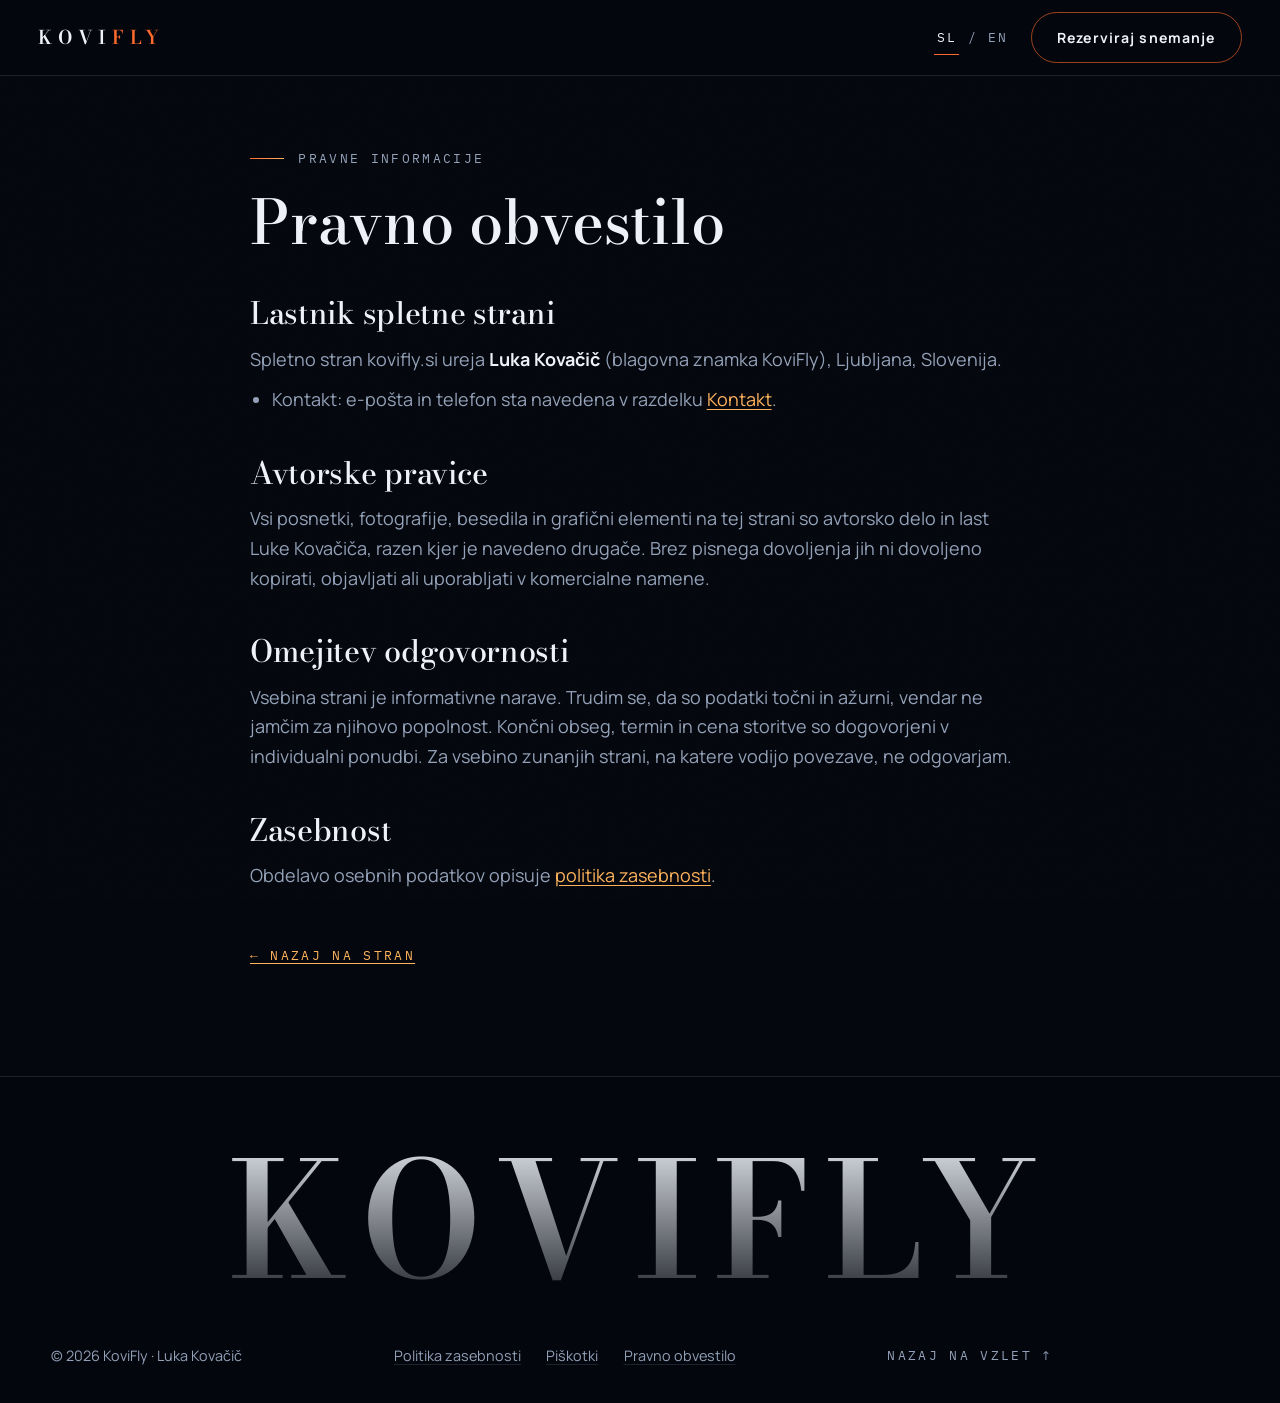
<file: pravno-obvestilo.html>
<!DOCTYPE html>
<html lang="sl">
<head>
<meta charset="UTF-8">
<meta name="viewport" content="width=device-width, initial-scale=1.0">
<title>Pravno obvestilo | KoviFly</title>
<meta name="description" content="Pravno obvestilo spletne strani kovifly.si: lastnik strani, avtorske pravice na posnetkih in omejitev odgovornosti.">
<link rel="canonical" href="https://kovifly.si/pravno-obvestilo.html">
<link rel="alternate" hreflang="sl" href="https://kovifly.si/pravno-obvestilo.html">
<link rel="alternate" hreflang="en" href="https://kovifly.si/en/legal.html">
<link rel="alternate" hreflang="x-default" href="https://kovifly.si/pravno-obvestilo.html">
<meta name="theme-color" content="#04070d">
<link rel="icon" href="/favicon.svg" type="image/svg+xml">
<link rel="preload" href="/fonts/bodoni-moda-latin-wght-normal.woff2" as="font" type="font/woff2" crossorigin>
<link rel="preload" href="/fonts/manrope-latin-wght-normal.woff2" as="font" type="font/woff2" crossorigin>
<script>(function(d){d.classList.add("js");try{if(localStorage.getItem("kf_preflight"))d.classList.add("no-loader")}catch(e){}})(document.documentElement)</script>
<link rel="stylesheet" href="/css/main.css">

</head>
<body>
<header class="nav is-solid" id="nav">
  <div class="nav-inner">
    <a class="nav-logo" href="/" aria-label="KoviFly — domov">KOVI<em>FLY</em></a>
    <div class="nav-tools">
      <div class="lang" role="group" aria-label="Jezik" style="display:flex">
        <a href="/pravno-obvestilo.html" lang="sl" hreflang="sl" aria-current="true">SL</a><span aria-hidden="true">/</span><a href="/en/legal.html" lang="en" hreflang="en" >EN</a>
      </div>
      <a class="nav-cta" href="/#booking" style="display:inline-block">Rezerviraj snemanje</a>
    </div>
  </div>
</header>

<main class="doc">
  <div class="wrap">
    <p class="eyebrow mono">Pravne informacije</p>
    <h1>Pravno obvestilo</h1>

    <h2>Lastnik spletne strani</h2>
    <p>Spletno stran kovifly.si ureja <b>Luka Kovačič</b> (blagovna znamka KoviFly), Ljubljana, Slovenija.</p>
    <ul>
      <li data-cfg="business.legalName" hidden>Naziv: <b data-cfg-text></b></li>
      <li data-cfg="business.address" hidden>Naslov: <b data-cfg-text></b></li>
      <li data-cfg="business.taxId" hidden>Davčna / matična številka: <b data-cfg-text></b></li>
      <li>Kontakt: e-pošta in telefon sta navedena v razdelku <a href="/#contact">Kontakt</a>.</li>
    </ul>

    <h2>Avtorske pravice</h2>
    <p>Vsi posnetki, fotografije, besedila in grafični elementi na tej strani so avtorsko delo in last Luke Kovačiča, razen kjer je navedeno drugače. Brez pisnega dovoljenja jih ni dovoljeno kopirati, objavljati ali uporabljati v komercialne namene.</p>

    <h2>Omejitev odgovornosti</h2>
    <p>Vsebina strani je informativne narave. Trudim se, da so podatki točni in ažurni, vendar ne jamčim za njihovo popolnost. Končni obseg, termin in cena storitve so dogovorjeni v individualni ponudbi. Za vsebino zunanjih strani, na katere vodijo povezave, ne odgovarjam.</p>

    <h2>Zasebnost</h2>
    <p>Obdelavo osebnih podatkov opisuje <a href="/zasebnost.html">politika zasebnosti</a>.</p>

    <a class="back" href="/">← Nazaj na stran</a>
  </div>
</main>
<footer class="footer">
  <div class="footer-mark" aria-hidden="true">KOVIFLY</div>
  <div class="wrap footer-bar">
    <span>© <span data-year>2026</span> KoviFly · Luka Kovačič</span>
    <nav class="footer-links" aria-label="Pravne informacije">
      <a href="/zasebnost.html">Politika zasebnosti</a>
      <a href="/zasebnost.html#piskotki">Piškotki</a>
      <a href="/pravno-obvestilo.html">Pravno obvestilo</a>
    </nav>
    <a class="mono" href="/#hero">Nazaj na vzlet ↑</a>
  </div>
</footer>

<script src="/js/config.js" defer></script>
</body>
</html>
</file>
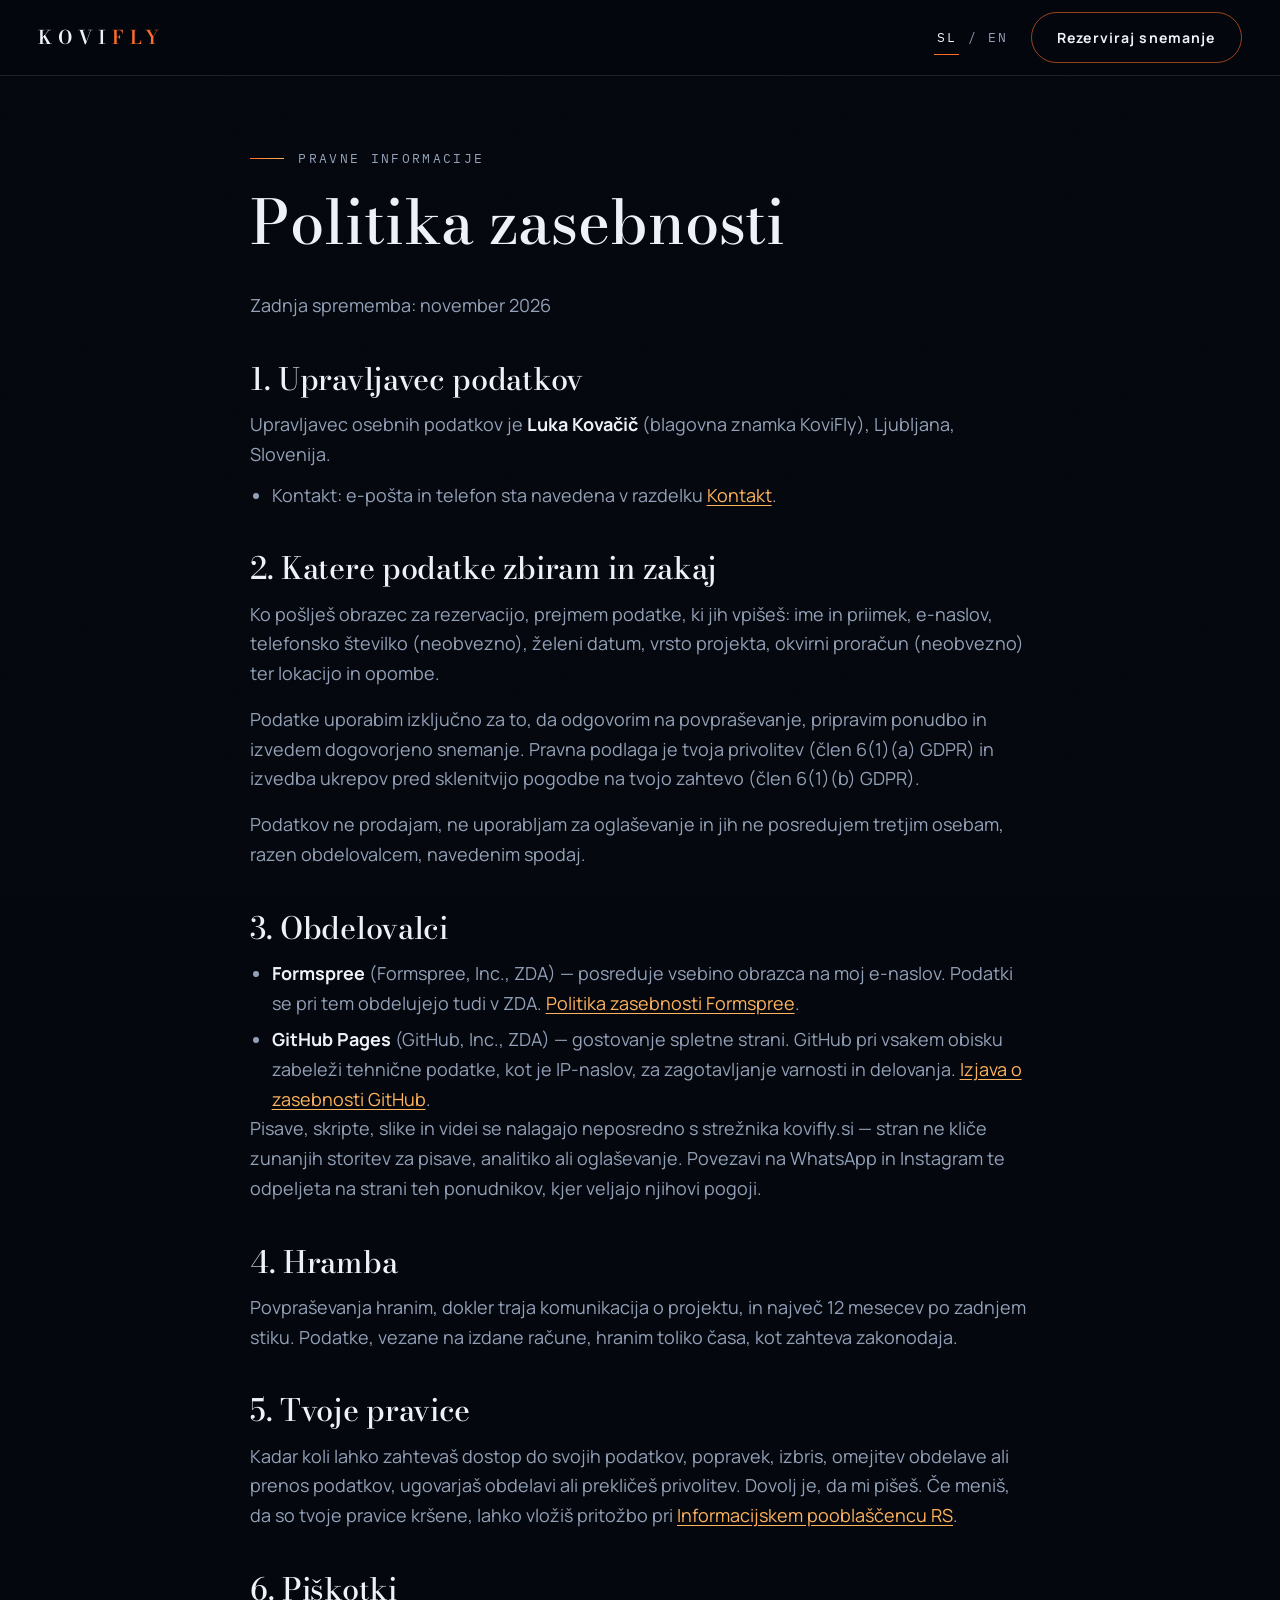
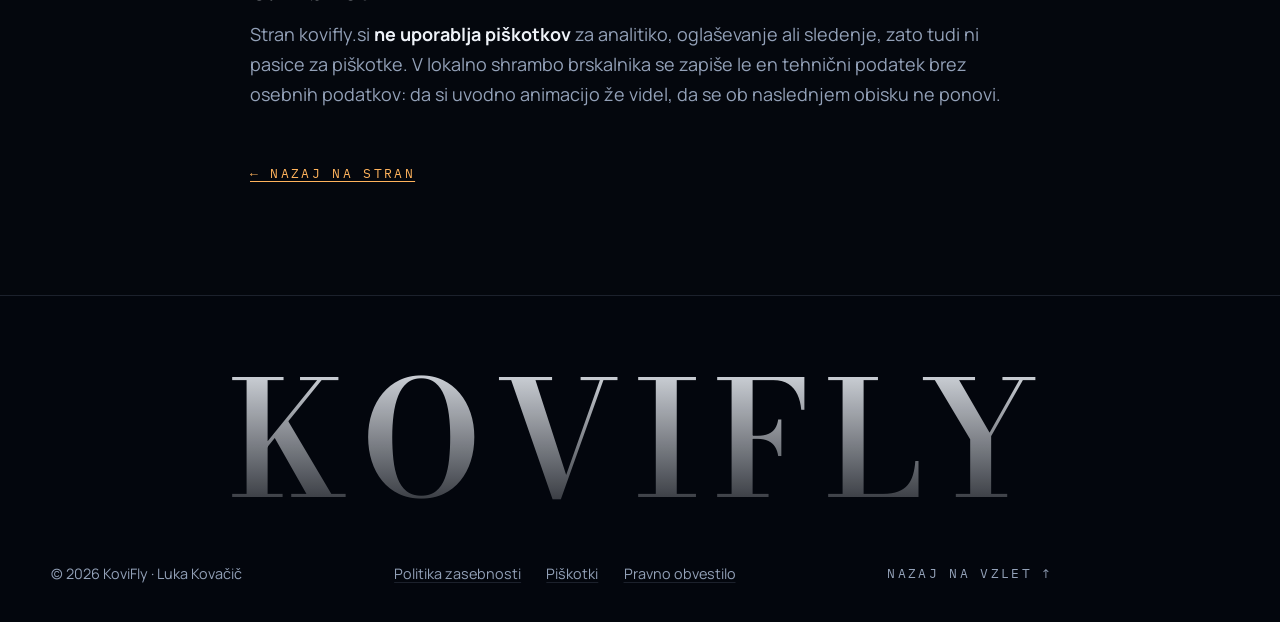
<file: zasebnost.html>
<!DOCTYPE html>
<html lang="sl">
<head>
<meta charset="UTF-8">
<meta name="viewport" content="width=device-width, initial-scale=1.0">
<title>Politika zasebnosti in piškotki | KoviFly</title>
<meta name="description" content="Kako KoviFly obdeluje osebne podatke iz obrazca za rezervacijo in katere piškotke uporablja spletna stran kovifly.si.">
<link rel="canonical" href="https://kovifly.si/zasebnost.html">
<link rel="alternate" hreflang="sl" href="https://kovifly.si/zasebnost.html">
<link rel="alternate" hreflang="en" href="https://kovifly.si/en/privacy.html">
<link rel="alternate" hreflang="x-default" href="https://kovifly.si/zasebnost.html">
<meta name="theme-color" content="#04070d">
<link rel="icon" href="/favicon.svg" type="image/svg+xml">
<link rel="preload" href="/fonts/bodoni-moda-latin-wght-normal.woff2" as="font" type="font/woff2" crossorigin>
<link rel="preload" href="/fonts/manrope-latin-wght-normal.woff2" as="font" type="font/woff2" crossorigin>
<script>(function(d){d.classList.add("js");try{if(localStorage.getItem("kf_preflight"))d.classList.add("no-loader")}catch(e){}})(document.documentElement)</script>
<link rel="stylesheet" href="/css/main.css">

</head>
<body>
<header class="nav is-solid" id="nav">
  <div class="nav-inner">
    <a class="nav-logo" href="/" aria-label="KoviFly — domov">KOVI<em>FLY</em></a>
    <div class="nav-tools">
      <div class="lang" role="group" aria-label="Jezik" style="display:flex">
        <a href="/zasebnost.html" lang="sl" hreflang="sl" aria-current="true">SL</a><span aria-hidden="true">/</span><a href="/en/privacy.html" lang="en" hreflang="en" >EN</a>
      </div>
      <a class="nav-cta" href="/#booking" style="display:inline-block">Rezerviraj snemanje</a>
    </div>
  </div>
</header>

<main class="doc">
  <div class="wrap">
    <p class="eyebrow mono">Pravne informacije</p>
    <h1>Politika zasebnosti</h1>
    <p>Zadnja sprememba: november 2026</p>

    <h2>1. Upravljavec podatkov</h2>
    <p>Upravljavec osebnih podatkov je <b>Luka Kovačič</b> (blagovna znamka KoviFly), Ljubljana, Slovenija.</p>
    <ul>
      <li data-cfg="business.legalName" hidden>Naziv: <b data-cfg-text></b></li>
      <li data-cfg="business.address" hidden>Naslov: <b data-cfg-text></b></li>
      <li>Kontakt: e-pošta in telefon sta navedena v razdelku <a href="/#contact">Kontakt</a>.</li>
    </ul>

    <h2>2. Katere podatke zbiram in zakaj</h2>
    <p>Ko pošlješ obrazec za rezervacijo, prejmem podatke, ki jih vpišeš: ime in priimek, e-naslov, telefonsko številko (neobvezno), želeni datum, vrsto projekta, okvirni proračun (neobvezno) ter lokacijo in opombe.</p>
    <p>Podatke uporabim izključno za to, da odgovorim na povpraševanje, pripravim ponudbo in izvedem dogovorjeno snemanje. Pravna podlaga je tvoja privolitev (člen 6(1)(a) GDPR) in izvedba ukrepov pred sklenitvijo pogodbe na tvojo zahtevo (člen 6(1)(b) GDPR).</p>
    <p>Podatkov ne prodajam, ne uporabljam za oglaševanje in jih ne posredujem tretjim osebam, razen obdelovalcem, navedenim spodaj.</p>

    <h2>3. Obdelovalci</h2>
    <ul>
      <li><b>Formspree</b> (Formspree, Inc., ZDA) — posreduje vsebino obrazca na moj e-naslov. Podatki se pri tem obdelujejo tudi v ZDA. <a href="https://formspree.io/legal/privacy-policy/" target="_blank" rel="noopener">Politika zasebnosti Formspree</a>.</li>
      <li><b>GitHub Pages</b> (GitHub, Inc., ZDA) — gostovanje spletne strani. GitHub pri vsakem obisku zabeleži tehnične podatke, kot je IP-naslov, za zagotavljanje varnosti in delovanja. <a href="https://docs.github.com/en/site-policy/privacy-policies/github-general-privacy-statement" target="_blank" rel="noopener">Izjava o zasebnosti GitHub</a>.</li>
    </ul>
    <p>Pisave, skripte, slike in videi se nalagajo neposredno s strežnika kovifly.si — stran ne kliče zunanjih storitev za pisave, analitiko ali oglaševanje. Povezavi na WhatsApp in Instagram te odpeljeta na strani teh ponudnikov, kjer veljajo njihovi pogoji.</p>

    <h2>4. Hramba</h2>
    <p>Povpraševanja hranim, dokler traja komunikacija o projektu, in največ 12 mesecev po zadnjem stiku. Podatke, vezane na izdane račune, hranim toliko časa, kot zahteva zakonodaja.</p>

    <h2>5. Tvoje pravice</h2>
    <p>Kadar koli lahko zahtevaš dostop do svojih podatkov, popravek, izbris, omejitev obdelave ali prenos podatkov, ugovarjaš obdelavi ali prekličeš privolitev. Dovolj je, da mi pišeš. Če meniš, da so tvoje pravice kršene, lahko vložiš pritožbo pri <a href="https://www.ip-rs.si/" target="_blank" rel="noopener">Informacijskem pooblaščencu RS</a>.</p>

    <h2 id="piskotki">6. Piškotki</h2>
    <p>Stran kovifly.si <b>ne uporablja piškotkov</b> za analitiko, oglaševanje ali sledenje, zato tudi ni pasice za piškotke. V lokalno shrambo brskalnika se zapiše le en tehnični podatek brez osebnih podatkov: da si uvodno animacijo že videl, da se ob naslednjem obisku ne ponovi.</p>

    <a class="back" href="/">← Nazaj na stran</a>
  </div>
</main>
<footer class="footer">
  <div class="footer-mark" aria-hidden="true">KOVIFLY</div>
  <div class="wrap footer-bar">
    <span>© <span data-year>2026</span> KoviFly · Luka Kovačič</span>
    <nav class="footer-links" aria-label="Pravne informacije">
      <a href="/zasebnost.html">Politika zasebnosti</a>
      <a href="/zasebnost.html#piskotki">Piškotki</a>
      <a href="/pravno-obvestilo.html">Pravno obvestilo</a>
    </nav>
    <a class="mono" href="/#hero">Nazaj na vzlet ↑</a>
  </div>
</footer>

<script src="/js/config.js" defer></script>
</body>
</html>
</file>
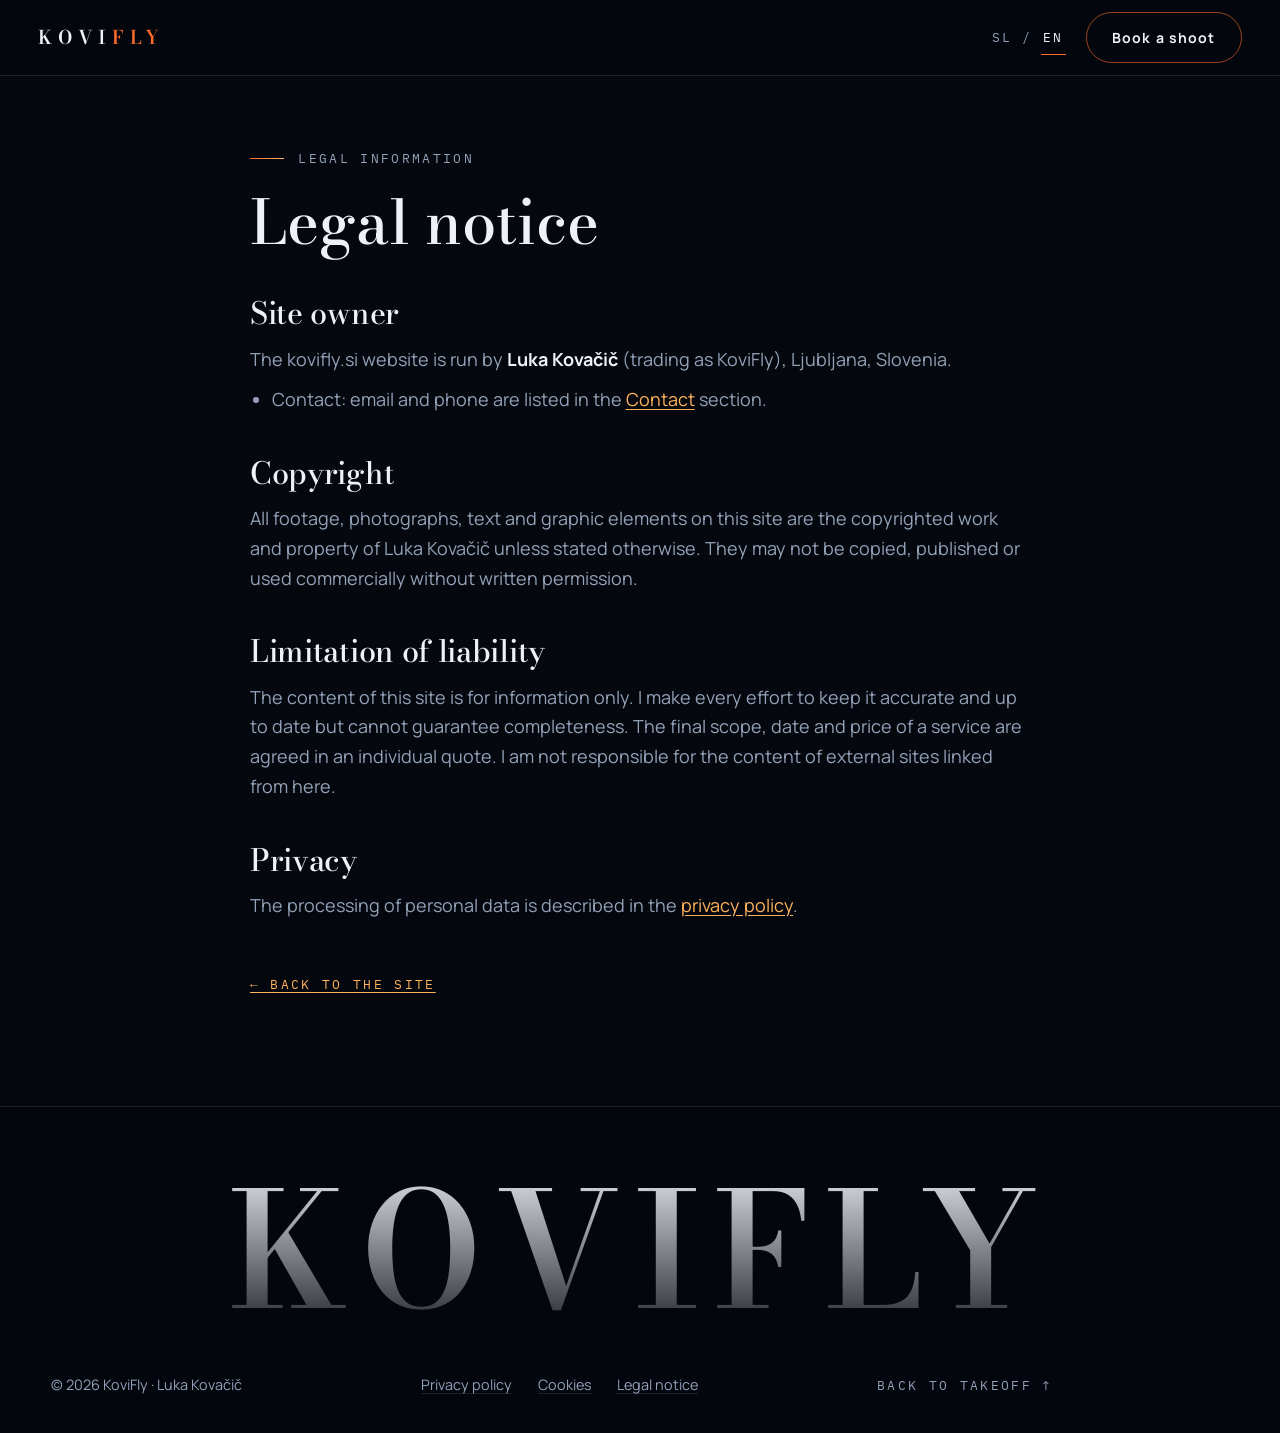
<file: en/legal.html>
<!DOCTYPE html>
<html lang="en">
<head>
<meta charset="UTF-8">
<meta name="viewport" content="width=device-width, initial-scale=1.0">
<title>Legal Notice | KoviFly</title>
<meta name="description" content="Legal notice for the kovifly.si website: site owner, copyright in the footage and limitation of liability.">
<link rel="canonical" href="https://kovifly.si/en/legal.html">
<link rel="alternate" hreflang="sl" href="https://kovifly.si/pravno-obvestilo.html">
<link rel="alternate" hreflang="en" href="https://kovifly.si/en/legal.html">
<link rel="alternate" hreflang="x-default" href="https://kovifly.si/pravno-obvestilo.html">
<meta name="theme-color" content="#04070d">
<link rel="icon" href="/favicon.svg" type="image/svg+xml">
<link rel="preload" href="/fonts/bodoni-moda-latin-wght-normal.woff2" as="font" type="font/woff2" crossorigin>
<link rel="preload" href="/fonts/manrope-latin-wght-normal.woff2" as="font" type="font/woff2" crossorigin>
<script>(function(d){d.classList.add("js");try{if(localStorage.getItem("kf_preflight"))d.classList.add("no-loader")}catch(e){}})(document.documentElement)</script>
<link rel="stylesheet" href="/css/main.css">

</head>
<body>
<header class="nav is-solid" id="nav">
  <div class="nav-inner">
    <a class="nav-logo" href="/en/" aria-label="KoviFly — home">KOVI<em>FLY</em></a>
    <div class="nav-tools">
      <div class="lang" role="group" aria-label="Language" style="display:flex">
        <a href="/pravno-obvestilo.html" lang="sl" hreflang="sl" >SL</a><span aria-hidden="true">/</span><a href="/en/legal.html" lang="en" hreflang="en" aria-current="true">EN</a>
      </div>
      <a class="nav-cta" href="/en/#booking" style="display:inline-block">Book a shoot</a>
    </div>
  </div>
</header>

<main class="doc">
  <div class="wrap">
    <p class="eyebrow mono">Legal information</p>
    <h1>Legal notice</h1>

    <h2>Site owner</h2>
    <p>The kovifly.si website is run by <b>Luka Kovačič</b> (trading as KoviFly), Ljubljana, Slovenia.</p>
    <ul>
      <li data-cfg="business.legalName" hidden>Legal name: <b data-cfg-text></b></li>
      <li data-cfg="business.address" hidden>Address: <b data-cfg-text></b></li>
      <li data-cfg="business.taxId" hidden>Tax / registration number: <b data-cfg-text></b></li>
      <li>Contact: email and phone are listed in the <a href="/en/#contact">Contact</a> section.</li>
    </ul>

    <h2>Copyright</h2>
    <p>All footage, photographs, text and graphic elements on this site are the copyrighted work and property of Luka Kovačič unless stated otherwise. They may not be copied, published or used commercially without written permission.</p>

    <h2>Limitation of liability</h2>
    <p>The content of this site is for information only. I make every effort to keep it accurate and up to date but cannot guarantee completeness. The final scope, date and price of a service are agreed in an individual quote. I am not responsible for the content of external sites linked from here.</p>

    <h2>Privacy</h2>
    <p>The processing of personal data is described in the <a href="/en/privacy.html">privacy policy</a>.</p>

    <a class="back" href="/en/">← Back to the site</a>
  </div>
</main>
<footer class="footer">
  <div class="footer-mark" aria-hidden="true">KOVIFLY</div>
  <div class="wrap footer-bar">
    <span>© <span data-year>2026</span> KoviFly · Luka Kovačič</span>
    <nav class="footer-links" aria-label="Legal information">
      <a href="/en/privacy.html">Privacy policy</a>
      <a href="/en/privacy.html#cookies">Cookies</a>
      <a href="/en/legal.html">Legal notice</a>
    </nav>
    <a class="mono" href="/en/#hero">Back to takeoff ↑</a>
  </div>
</footer>

<script src="/js/config.js" defer></script>
</body>
</html>
</file>
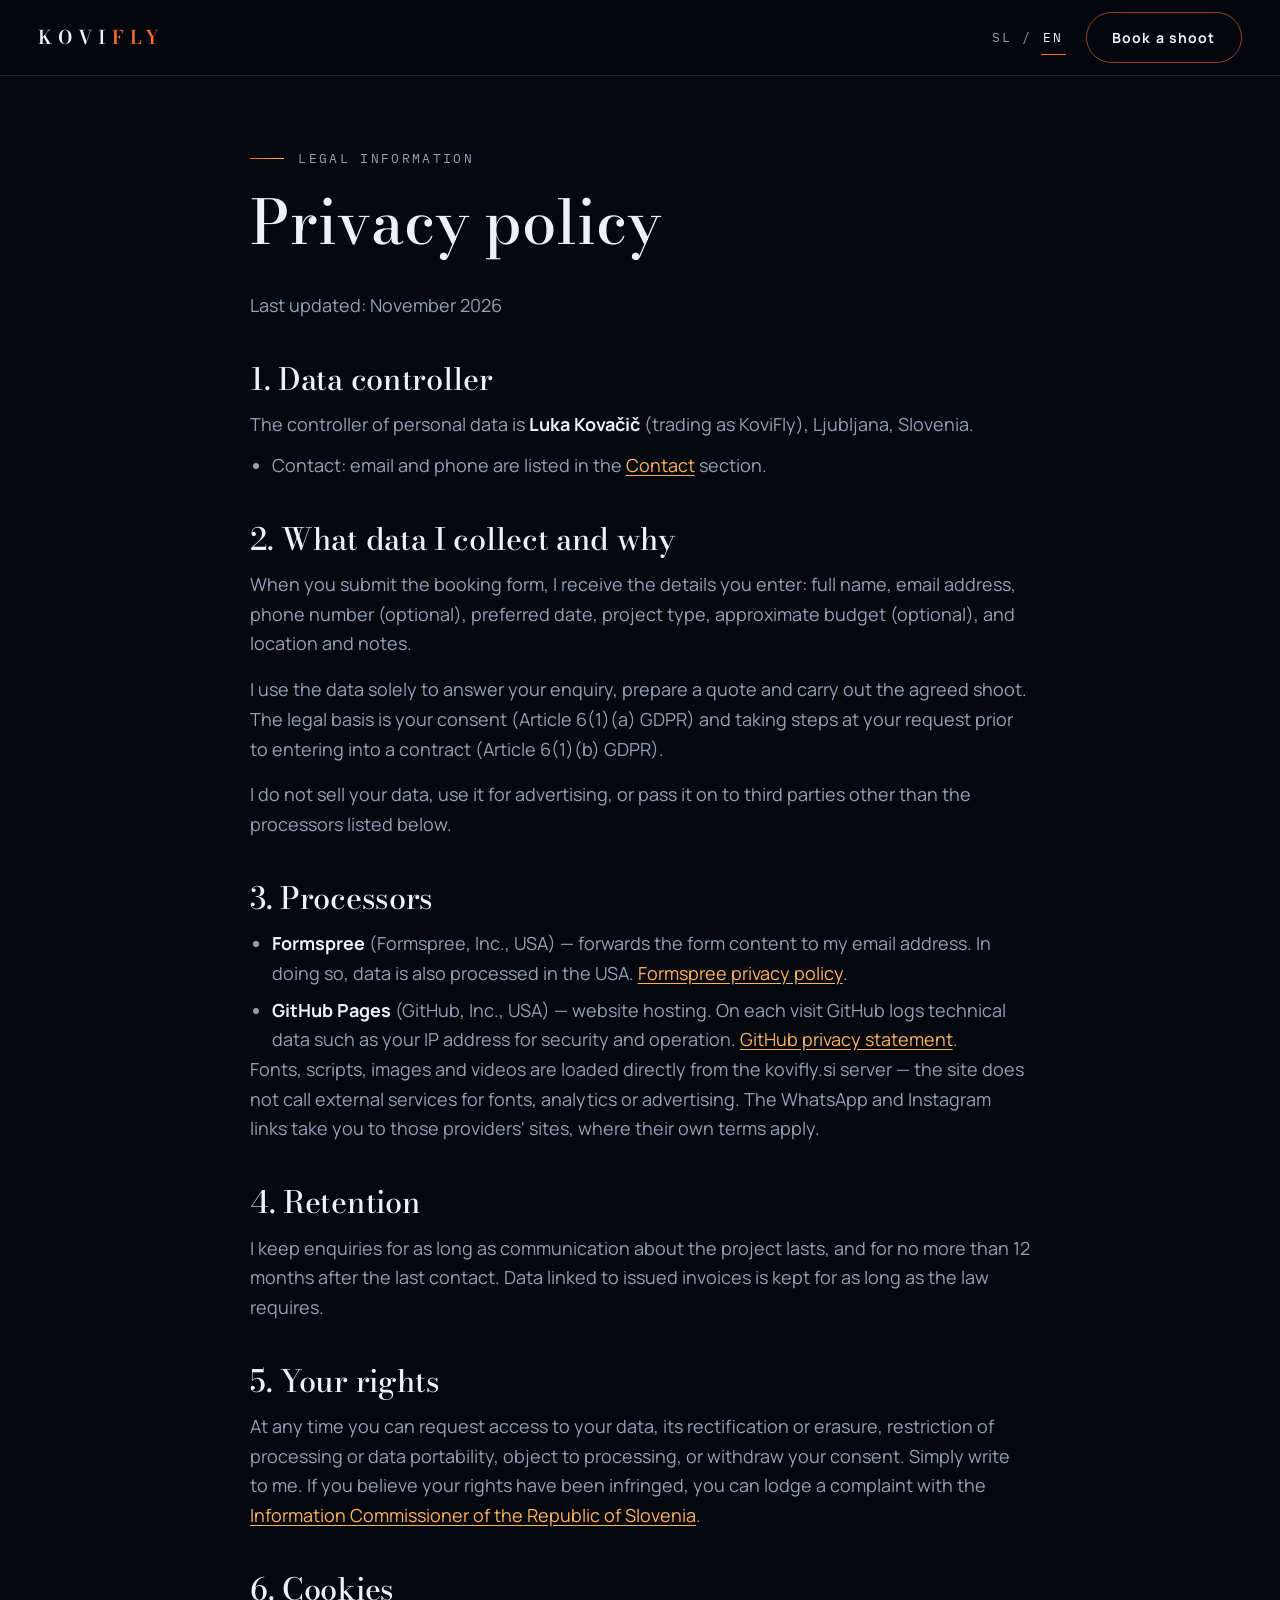
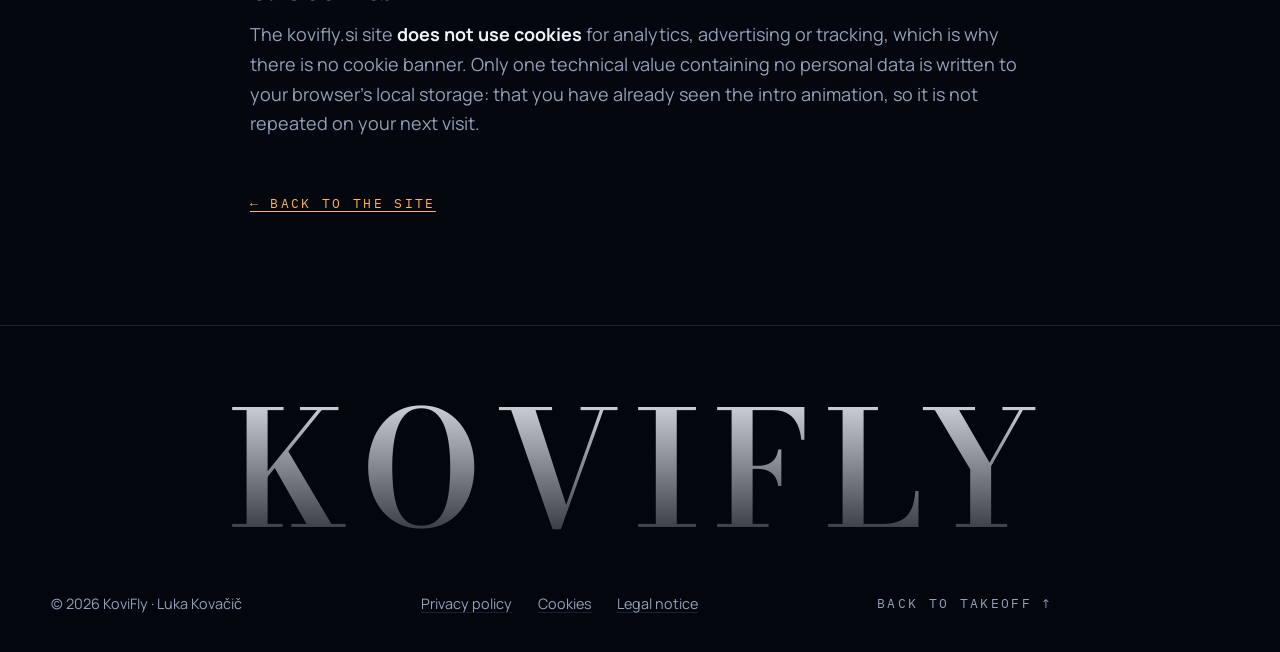
<file: en/privacy.html>
<!DOCTYPE html>
<html lang="en">
<head>
<meta charset="UTF-8">
<meta name="viewport" content="width=device-width, initial-scale=1.0">
<title>Privacy and Cookie Policy | KoviFly</title>
<meta name="description" content="How KoviFly processes personal data from the booking form and which cookies the kovifly.si website uses.">
<link rel="canonical" href="https://kovifly.si/en/privacy.html">
<link rel="alternate" hreflang="sl" href="https://kovifly.si/zasebnost.html">
<link rel="alternate" hreflang="en" href="https://kovifly.si/en/privacy.html">
<link rel="alternate" hreflang="x-default" href="https://kovifly.si/zasebnost.html">
<meta name="theme-color" content="#04070d">
<link rel="icon" href="/favicon.svg" type="image/svg+xml">
<link rel="preload" href="/fonts/bodoni-moda-latin-wght-normal.woff2" as="font" type="font/woff2" crossorigin>
<link rel="preload" href="/fonts/manrope-latin-wght-normal.woff2" as="font" type="font/woff2" crossorigin>
<script>(function(d){d.classList.add("js");try{if(localStorage.getItem("kf_preflight"))d.classList.add("no-loader")}catch(e){}})(document.documentElement)</script>
<link rel="stylesheet" href="/css/main.css">

</head>
<body>
<header class="nav is-solid" id="nav">
  <div class="nav-inner">
    <a class="nav-logo" href="/en/" aria-label="KoviFly — home">KOVI<em>FLY</em></a>
    <div class="nav-tools">
      <div class="lang" role="group" aria-label="Language" style="display:flex">
        <a href="/zasebnost.html" lang="sl" hreflang="sl" >SL</a><span aria-hidden="true">/</span><a href="/en/privacy.html" lang="en" hreflang="en" aria-current="true">EN</a>
      </div>
      <a class="nav-cta" href="/en/#booking" style="display:inline-block">Book a shoot</a>
    </div>
  </div>
</header>

<main class="doc">
  <div class="wrap">
    <p class="eyebrow mono">Legal information</p>
    <h1>Privacy policy</h1>
    <p>Last updated: November 2026</p>

    <h2>1. Data controller</h2>
    <p>The controller of personal data is <b>Luka Kovačič</b> (trading as KoviFly), Ljubljana, Slovenia.</p>
    <ul>
      <li data-cfg="business.legalName" hidden>Legal name: <b data-cfg-text></b></li>
      <li data-cfg="business.address" hidden>Address: <b data-cfg-text></b></li>
      <li>Contact: email and phone are listed in the <a href="/en/#contact">Contact</a> section.</li>
    </ul>

    <h2>2. What data I collect and why</h2>
    <p>When you submit the booking form, I receive the details you enter: full name, email address, phone number (optional), preferred date, project type, approximate budget (optional), and location and notes.</p>
    <p>I use the data solely to answer your enquiry, prepare a quote and carry out the agreed shoot. The legal basis is your consent (Article 6(1)(a) GDPR) and taking steps at your request prior to entering into a contract (Article 6(1)(b) GDPR).</p>
    <p>I do not sell your data, use it for advertising, or pass it on to third parties other than the processors listed below.</p>

    <h2>3. Processors</h2>
    <ul>
      <li><b>Formspree</b> (Formspree, Inc., USA) — forwards the form content to my email address. In doing so, data is also processed in the USA. <a href="https://formspree.io/legal/privacy-policy/" target="_blank" rel="noopener">Formspree privacy policy</a>.</li>
      <li><b>GitHub Pages</b> (GitHub, Inc., USA) — website hosting. On each visit GitHub logs technical data such as your IP address for security and operation. <a href="https://docs.github.com/en/site-policy/privacy-policies/github-general-privacy-statement" target="_blank" rel="noopener">GitHub privacy statement</a>.</li>
    </ul>
    <p>Fonts, scripts, images and videos are loaded directly from the kovifly.si server — the site does not call external services for fonts, analytics or advertising. The WhatsApp and Instagram links take you to those providers' sites, where their own terms apply.</p>

    <h2>4. Retention</h2>
    <p>I keep enquiries for as long as communication about the project lasts, and for no more than 12 months after the last contact. Data linked to issued invoices is kept for as long as the law requires.</p>

    <h2>5. Your rights</h2>
    <p>At any time you can request access to your data, its rectification or erasure, restriction of processing or data portability, object to processing, or withdraw your consent. Simply write to me. If you believe your rights have been infringed, you can lodge a complaint with the <a href="https://www.ip-rs.si/en/" target="_blank" rel="noopener">Information Commissioner of the Republic of Slovenia</a>.</p>

    <h2 id="cookies">6. Cookies</h2>
    <p>The kovifly.si site <b>does not use cookies</b> for analytics, advertising or tracking, which is why there is no cookie banner. Only one technical value containing no personal data is written to your browser's local storage: that you have already seen the intro animation, so it is not repeated on your next visit.</p>

    <a class="back" href="/en/">← Back to the site</a>
  </div>
</main>
<footer class="footer">
  <div class="footer-mark" aria-hidden="true">KOVIFLY</div>
  <div class="wrap footer-bar">
    <span>© <span data-year>2026</span> KoviFly · Luka Kovačič</span>
    <nav class="footer-links" aria-label="Legal information">
      <a href="/en/privacy.html">Privacy policy</a>
      <a href="/en/privacy.html#cookies">Cookies</a>
      <a href="/en/legal.html">Legal notice</a>
    </nav>
    <a class="mono" href="/en/#hero">Back to takeoff ↑</a>
  </div>
</footer>

<script src="/js/config.js" defer></script>
</body>
</html>
</file>
<file: css/main.css>
/* ============ FONTI (lokalno gostovani — brez zahtevkov tretjim) ============ */
@font-face{font-family:"Bodoni Moda";font-style:normal;font-weight:400 900;font-display:swap;src:url(/fonts/bodoni-moda-latin-ext-wght-normal.woff2) format("woff2");unicode-range:U+0100-02BA,U+02BD-02C5,U+02C7-02CC,U+02CE-02D7,U+02DD-02FF,U+0304,U+0308,U+0329,U+1D00-1DBF,U+1E00-1E9F,U+1EF2-1EFF,U+2020,U+20A0-20AB,U+20AD-20C0,U+2113,U+2C60-2C7F,U+A720-A7FF}
@font-face{font-family:"Bodoni Moda";font-style:normal;font-weight:400 900;font-display:swap;src:url(/fonts/bodoni-moda-latin-wght-normal.woff2) format("woff2");unicode-range:U+0000-00FF,U+0131,U+0152-0153,U+02BB-02BC,U+02C6,U+02DA,U+02DC,U+0304,U+0308,U+0329,U+2000-206F,U+20AC,U+2122,U+2191,U+2193,U+2212,U+2215,U+FEFF,U+FFFD}
@font-face{font-family:"Bodoni Moda";font-style:italic;font-weight:400 900;font-display:swap;src:url(/fonts/bodoni-moda-latin-ext-wght-italic.woff2) format("woff2");unicode-range:U+0100-02BA,U+02BD-02C5,U+02C7-02CC,U+02CE-02D7,U+02DD-02FF,U+0304,U+0308,U+0329,U+1D00-1DBF,U+1E00-1E9F,U+1EF2-1EFF,U+2020,U+20A0-20AB,U+20AD-20C0,U+2113,U+2C60-2C7F,U+A720-A7FF}
@font-face{font-family:"Bodoni Moda";font-style:italic;font-weight:400 900;font-display:swap;src:url(/fonts/bodoni-moda-latin-wght-italic.woff2) format("woff2");unicode-range:U+0000-00FF,U+0131,U+0152-0153,U+02BB-02BC,U+02C6,U+02DA,U+02DC,U+0304,U+0308,U+0329,U+2000-206F,U+20AC,U+2122,U+2191,U+2193,U+2212,U+2215,U+FEFF,U+FFFD}
@font-face{font-family:"Manrope";font-style:normal;font-weight:400 800;font-display:swap;src:url(/fonts/manrope-latin-ext-wght-normal.woff2) format("woff2");unicode-range:U+0100-02BA,U+02BD-02C5,U+02C7-02CC,U+02CE-02D7,U+02DD-02FF,U+0304,U+0308,U+0329,U+1D00-1DBF,U+1E00-1E9F,U+1EF2-1EFF,U+2020,U+20A0-20AB,U+20AD-20C0,U+2113,U+2C60-2C7F,U+A720-A7FF}
@font-face{font-family:"Manrope";font-style:normal;font-weight:400 800;font-display:swap;src:url(/fonts/manrope-latin-wght-normal.woff2) format("woff2");unicode-range:U+0000-00FF,U+0131,U+0152-0153,U+02BB-02BC,U+02C6,U+02DA,U+02DC,U+0304,U+0308,U+0329,U+2000-206F,U+20AC,U+2122,U+2191,U+2193,U+2212,U+2215,U+FEFF,U+FFFD}
@font-face{font-family:"IBM Plex Mono";font-style:normal;font-weight:400;font-display:swap;src:url(/fonts/ibm-plex-mono-latin-ext-400-normal.woff2) format("woff2");unicode-range:U+0100-02BA,U+02BD-02C5,U+02C7-02CC,U+02CE-02D7,U+02DD-02FF,U+0304,U+0308,U+0329,U+1D00-1DBF,U+1E00-1E9F,U+1EF2-1EFF,U+2020,U+20A0-20AB,U+20AD-20C0,U+2113,U+2C60-2C7F,U+A720-A7FF}
@font-face{font-family:"IBM Plex Mono";font-style:normal;font-weight:400;font-display:swap;src:url(/fonts/ibm-plex-mono-latin-400-normal.woff2) format("woff2");unicode-range:U+0000-00FF,U+0131,U+0152-0153,U+02BB-02BC,U+02C6,U+02DA,U+02DC,U+0304,U+0308,U+0329,U+2000-206F,U+20AC,U+2122,U+2191,U+2193,U+2212,U+2215,U+FEFF,U+FFFD}
@font-face{font-family:"IBM Plex Mono";font-style:normal;font-weight:500;font-display:swap;src:url(/fonts/ibm-plex-mono-latin-ext-500-normal.woff2) format("woff2");unicode-range:U+0100-02BA,U+02BD-02C5,U+02C7-02CC,U+02CE-02D7,U+02DD-02FF,U+0304,U+0308,U+0329,U+1D00-1DBF,U+1E00-1E9F,U+1EF2-1EFF,U+2020,U+20A0-20AB,U+20AD-20C0,U+2113,U+2C60-2C7F,U+A720-A7FF}
@font-face{font-family:"IBM Plex Mono";font-style:normal;font-weight:500;font-display:swap;src:url(/fonts/ibm-plex-mono-latin-500-normal.woff2) format("woff2");unicode-range:U+0000-00FF,U+0131,U+0152-0153,U+02BB-02BC,U+02C6,U+02DA,U+02DC,U+0304,U+0308,U+0329,U+2000-206F,U+20AC,U+2122,U+2191,U+2193,U+2212,U+2215,U+FEFF,U+FFFD}
/* ============================================================
   KOVIFLY — kovifly.si
   Cinematic aerial brand platform · dark altitude theme
   Design tokens
============================================================ */
:root{
  --ink:      #04070d;   /* nočno nebo */
  --night:    #0a1322;   /* globoka modrina */
  --panel:    #0e1a2e;   /* paneli / kartice */
  --line:     rgba(178,198,234,.14);
  --cloud:    #eef2f8;   /* primarno besedilo */
  --haze:     #93a1b8;   /* sekundarno besedilo */
  --ember:    #ff6b2c;   /* cinematična oranžna */
  --amber:    #ffb35c;   /* zlata ura */
  --grad:     linear-gradient(100deg,#ff6b2c 0%,#ffb35c 100%);
  --display:  "Bodoni Moda", Didot, "Playfair Display", serif;
  --body:     "Manrope", system-ui, sans-serif;
  --mono:     "IBM Plex Mono", ui-monospace, monospace;
  --ease:     cubic-bezier(.22,1,.36,1);
  --nav-h:    76px;
}

*,*::before,*::after{margin:0;padding:0;box-sizing:border-box}
html{scroll-behavior:smooth}
html.lenis{scroll-behavior:auto}
body{
  background:var(--ink);
  color:var(--cloud);
  font-family:var(--body);
  font-size:16px;
  line-height:1.65;
  -webkit-font-smoothing:antialiased;
  overflow-x:hidden;
}
img,video{display:block;max-width:100%}
a{color:inherit;text-decoration:none}
button{font:inherit;color:inherit;background:none;border:0;cursor:pointer}
::selection{background:var(--ember);color:var(--ink)}

:focus-visible{outline:2px solid var(--amber);outline-offset:3px;border-radius:2px}

.mono{font-family:var(--mono);font-size:.72rem;letter-spacing:.18em;text-transform:uppercase}
.wrap{width:min(1240px,92vw);margin-inline:auto}

/* filmsko zrno čez celo stran — subtilno */
body::after{
  content:"";position:fixed;inset:0;pointer-events:none;z-index:6;
  opacity:.05;mix-blend-mode:overlay;
  background-image:url("data:image/svg+xml,%3Csvg xmlns='http://www.w3.org/2000/svg' width='140' height='140'%3E%3Cfilter id='n'%3E%3CfeTurbulence type='fractalNoise' baseFrequency='0.9' numOctaves='2'/%3E%3C/filter%3E%3Crect width='140' height='140' filter='url(%23n)' opacity='0.6'/%3E%3C/svg%3E");
}

/* ============ PRELOADER ============ */
#loader{
  position:fixed;inset:0;z-index:200;display:flex;align-items:center;justify-content:center;
  background:var(--ink);
  transition:opacity .7s var(--ease),visibility .7s;
  animation:loaderAuto .8s ease 3.4s forwards; /* varovalka: skrije se tudi brez JS */
}
#loader.done{opacity:0;visibility:hidden}
@keyframes loaderAuto{to{opacity:0;visibility:hidden}}
.loader-inner{text-align:center}
.loader-brand{
  font-family:var(--display);font-weight:600;font-size:clamp(1.4rem,4vw,2.2rem);
  letter-spacing:.32em;text-indent:.32em;
}
.loader-alt{display:block;margin-top:1.1rem;color:var(--haze)}
.loader-alt b{color:var(--amber);font-weight:500}
.loader-bar{width:180px;height:1px;background:var(--line);margin:1.2rem auto 0;overflow:hidden}
.loader-bar i{display:block;height:100%;width:0;background:var(--grad)}

/* ============ ALTIMETER (podpis strani) ============ */
.altimeter{
  position:fixed;right:26px;top:50%;transform:translateY(-50%);
  z-index:60;display:flex;flex-direction:column;align-items:center;gap:.9rem;
  color:var(--haze);pointer-events:none;
}
.alt-tape{position:relative;width:1px;height:190px;background:var(--line)}
.alt-tape::before,.alt-tape::after{
  content:"";position:absolute;left:-3px;width:7px;height:1px;background:var(--line);
}
.alt-tape::before{top:0}
.alt-tape::after{bottom:0}
.alt-marker{
  position:absolute;left:50%;top:0;width:9px;height:9px;border-radius:50%;
  background:var(--ember);transform:translate(-50%,-50%);
  box-shadow:0 0 14px rgba(255,107,44,.8);
}
.alt-read{display:flex;align-items:baseline;gap:.3rem}
.alt-read b{color:var(--cloud);font-weight:500;font-size:.95rem;font-variant-numeric:tabular-nums}
.alt-read span{font-size:.62rem}
.alt-sec{writing-mode:vertical-rl;letter-spacing:.3em;font-size:.6rem;color:var(--ember)}
@media(max-width:1100px){.altimeter{display:none}}

/* ============ CURSOR ============ */
.cursor-dot,.cursor-ring{position:fixed;top:0;left:0;pointer-events:none;z-index:150;border-radius:50%}
.cursor-dot{width:6px;height:6px;background:var(--amber)}
.cursor-ring{
  width:38px;height:38px;border:1px solid rgba(255,179,92,.55);
  display:flex;align-items:center;justify-content:center;
  transition:width .35s var(--ease),height .35s var(--ease),background .35s,border-color .35s;
}
.cursor-ring span{
  font-family:var(--mono);font-size:.58rem;letter-spacing:.2em;color:var(--ink);
  opacity:0;transition:opacity .25s;
}
.cursor-ring.is-view{width:84px;height:84px;background:var(--amber);border-color:var(--amber)}
.cursor-ring.is-view span{opacity:1}
.cursor-ring.is-link{width:56px;height:56px;border-color:var(--ember)}
@media(pointer:coarse){.cursor-dot,.cursor-ring{display:none}}

/* ============ NAV ============ */
.nav{
  position:fixed;top:0;left:0;right:0;z-index:100;height:var(--nav-h);
  display:flex;align-items:center;
  transition:background .5s var(--ease),backdrop-filter .5s,border-color .5s;
  border-bottom:1px solid transparent;
}
.nav.scrolled{
  background:rgba(4,7,13,.72);
  backdrop-filter:blur(18px);-webkit-backdrop-filter:blur(18px);
  border-bottom-color:var(--line);
}
.nav-inner{width:min(1360px,94vw);margin-inline:auto;display:flex;align-items:center;justify-content:space-between}
.nav-logo{font-family:var(--display);font-weight:600;font-size:1.05rem;letter-spacing:.3em}
.nav-logo em{color:var(--ember);font-style:normal}
.nav-links{display:flex;gap:2.1rem;list-style:none}
.nav-links a{position:relative;font-size:.82rem;font-weight:600;letter-spacing:.06em;color:var(--haze);transition:color .3s}
.nav-links a::after{
  content:"";position:absolute;left:0;bottom:-6px;width:100%;height:1px;
  background:var(--grad);transform:scaleX(0);transform-origin:right;transition:transform .4s var(--ease);
}
.nav-links a:hover{color:var(--cloud)}
.nav-links a:hover::after{transform:scaleX(1);transform-origin:left}
.nav-cta{
  font-size:.78rem;font-weight:700;letter-spacing:.08em;padding:.72rem 1.4rem;
  border:1px solid rgba(255,107,44,.6);border-radius:100px;color:var(--cloud);
  transition:background .35s,color .35s,box-shadow .35s;
}
.nav-cta:hover{background:var(--ember);color:var(--ink);box-shadow:0 0 26px rgba(255,107,44,.4)}
.burger{display:none;flex-direction:column;gap:6px;padding:.5rem;z-index:120}
.burger i{display:block;width:26px;height:2px;background:var(--cloud);transition:transform .4s var(--ease),opacity .3s}
@media(max-width:920px){
  .nav-links,.nav .nav-cta{display:none}
  .burger{display:flex}
}
.mobile-menu{
  position:fixed;inset:0;z-index:110;background:rgba(4,7,13,.96);
  backdrop-filter:blur(20px);display:flex;flex-direction:column;justify-content:center;
  padding:0 8vw;opacity:0;visibility:hidden;transition:opacity .45s var(--ease),visibility .45s;
}
.mobile-menu.open{opacity:1;visibility:visible}
.mobile-menu a{
  font-family:var(--display);font-size:clamp(1.9rem,8vw,2.8rem);font-weight:500;
  padding:.55rem 0;border-bottom:1px solid var(--line);color:var(--cloud);
}
.mobile-menu a em{font-style:italic;color:var(--amber)}
.mobile-menu .mono{margin-top:2rem;color:var(--haze)}
body.menu-open .burger i:nth-child(1){transform:translateY(8px) rotate(45deg)}
body.menu-open .burger i:nth-child(2){opacity:0}
body.menu-open .burger i:nth-child(3){transform:translateY(-8px) rotate(-45deg)}

/* ============ SKY — fiksno video ozadje čez CELO stran ============ */
/* Video je prilepljen za vsem; scroll scrubа frame, vsebina teče čez.
   Pri ~52% strani se sky-a (vzlet, 15s) prelije v sky-b (7s). */
.sky{position:fixed;inset:0;z-index:0;pointer-events:none;background:var(--ink);overflow:hidden}
.sky video,.sky img{position:absolute;inset:0;width:100%;height:100%;object-fit:cover}
.sky picture{position:absolute;inset:0}
#skyB{opacity:0}
.sky-dip{position:absolute;inset:0;background:#04070d;opacity:0;will-change:opacity}
.sky-veil{
  position:absolute;inset:0;
  background:linear-gradient(180deg,rgba(4,7,13,.55) 0%,rgba(4,7,13,.22) 32%,rgba(4,7,13,.4) 100%);
}
/* vsa vsebina nad videom */
section,.stats,.footer{position:relative;z-index:1}

/* ============ HERO (prozoren, video za njim) ============ */
.hero{
  position:relative;min-height:100svh;
  display:flex;align-items:flex-end;overflow:hidden;
}
.hero-shade{position:absolute;inset:0;z-index:2;pointer-events:none}
.hero-shade::before{
  content:"";position:absolute;inset:0;
  background:linear-gradient(180deg,rgba(4,7,13,.55) 0%,rgba(4,7,13,.15) 38%,rgba(4,7,13,.45) 72%,rgba(4,7,13,.6) 100%);
}
.hero-shade::after{ /* sončni zahod na obzorju */
  content:"";position:absolute;inset:0;
  background:radial-gradient(90% 60% at 78% 88%,rgba(255,107,44,.28),transparent 60%),
             radial-gradient(70% 50% at 15% 10%,rgba(30,58,95,.5),transparent 65%);
  mix-blend-mode:screen;
}
.hero-cloud{position:absolute;z-index:3;filter:blur(60px);opacity:.35;pointer-events:none;border-radius:50%}
.hero-cloud.c1{width:46vw;height:22vw;left:-12vw;top:16%;background:rgba(147,161,184,.35);animation:drift 26s linear infinite alternate}
.hero-cloud.c2{width:38vw;height:18vw;right:-10vw;top:38%;background:rgba(255,179,92,.16);animation:drift 34s linear infinite alternate-reverse}
@keyframes drift{from{transform:translateX(0)}to{transform:translateX(9vw)}}

.hero-content{position:relative;z-index:5;width:min(1240px,92vw);margin:0 auto;padding:0 0 9.5rem}
/* Namig za nadaljnji scroll — utripa nad HUD, izgine ko se začne scrub */
.hero-hint{
  position:absolute;left:50%;bottom:6.5rem;transform:translateX(-50%);
  z-index:5;color:var(--haze);text-align:center;pointer-events:none;
  transition:opacity .5s var(--ease);
}
.hero-hint span{display:block;margin-bottom:.5rem}
.hero-hint i{
  display:inline-block;width:1px;height:34px;background:var(--grad);
  transform-origin:top;animation:hintPulse 2s var(--ease) infinite;
}
@keyframes hintPulse{0%,100%{transform:scaleY(.2);opacity:.4}50%{transform:scaleY(1);opacity:1}}
.hero.hint-hidden .hero-hint{opacity:0}
.hero-eyebrow{display:flex;align-items:center;gap:.9rem;color:var(--amber);margin-bottom:1.6rem}
.hero-eyebrow::before{content:"";width:44px;height:1px;background:var(--grad)}
.hero h1{
  font-family:var(--display);font-weight:500;
  font-size:clamp(3.1rem,9.5vw,8.6rem);
  line-height:.98;letter-spacing:-.01em;text-wrap:balance;
}
.hero h1 em{font-style:italic;font-weight:600;background:var(--grad);-webkit-background-clip:text;background-clip:text;color:transparent}
.hero-line{display:block;overflow:hidden}
.hero-line span{display:inline-block}
.hero-sub{
  max-width:34rem;margin-top:1.8rem;color:var(--haze);font-size:1.06rem;font-weight:500;
}
.hero-ctas{display:flex;flex-wrap:wrap;gap:1rem;margin-top:2.6rem}
.btn{
  display:inline-flex;align-items:center;gap:.7rem;
  padding:1.05rem 2.1rem;border-radius:100px;
  font-weight:700;font-size:.9rem;letter-spacing:.05em;
  transition:transform .35s var(--ease),box-shadow .35s,background .35s,color .35s,border-color .35s;
}
.btn-primary{background:var(--grad);color:var(--ink);box-shadow:0 8px 34px rgba(255,107,44,.35)}
.btn-primary:hover{transform:translateY(-3px);box-shadow:0 14px 44px rgba(255,107,44,.5)}
.btn-ghost{border:1px solid var(--line);color:var(--cloud);background:rgba(14,26,46,.35);backdrop-filter:blur(8px)}
.btn-ghost:hover{border-color:var(--amber);transform:translateY(-3px)}
.btn .arr{transition:transform .35s var(--ease)}
.btn:hover .arr{transform:translateX(5px)}

.hero-hud{
  position:absolute;left:0;right:0;bottom:0;z-index:5;
  border-top:1px solid var(--line);
  background:linear-gradient(180deg,transparent,rgba(4,7,13,.6));
  backdrop-filter:blur(6px);
}
.hero-hud .wrap{display:flex;flex-wrap:wrap;gap:1.2rem 2.6rem;justify-content:space-between;padding:1rem 0;color:var(--haze)}
.hud-item{display:flex;align-items:center;gap:.55rem}
.hud-item b{color:var(--cloud);font-weight:500;font-variant-numeric:tabular-nums}
.hud-rec{color:var(--ember)}
.hud-rec::before{content:"";display:inline-block;width:8px;height:8px;border-radius:50%;background:var(--ember);margin-right:.5rem;animation:blink 1.6s infinite}
@keyframes blink{50%{opacity:.15}}
@media(max-width:700px){
  .hero-content{padding-bottom:8rem}
  .hud-item:nth-child(n+4){display:none}
}

/* ============ SECTION SHELL ============ */
section{position:relative}
.sec{padding:clamp(6rem,11vw,10.5rem) 0}
.sec-head{margin-bottom:clamp(2.8rem,6vw,4.5rem)}
.eyebrow{display:flex;align-items:center;gap:.8rem;color:var(--ember);margin-bottom:1.1rem}
.eyebrow::before{content:"";width:34px;height:1px;background:var(--grad)}
h2{
  font-family:var(--display);font-weight:500;line-height:1.04;letter-spacing:-.01em;
  font-size:clamp(2.3rem,5.6vw,4.4rem);text-wrap:balance;
}
h2 em{font-style:italic;color:var(--amber)}
.lead{color:var(--haze);max-width:38rem;margin-top:1.2rem;font-size:1.03rem}

/* ============ STATS ============ */
.stats{border-block:1px solid var(--line);background:rgba(8,15,28,.78);backdrop-filter:blur(2px)}
.stats .wrap{display:grid;grid-template-columns:repeat(4,1fr);gap:2rem;padding:3.2rem 0}
.stat b{
  font-family:var(--display);font-weight:500;font-size:clamp(2.4rem,5vw,3.8rem);
  display:block;line-height:1;
}
.stat b i{font-style:normal;color:var(--ember)}
.stat span{color:var(--haze);font-size:.82rem;letter-spacing:.08em;text-transform:uppercase}
@media(max-width:760px){.stats .wrap{grid-template-columns:repeat(2,1fr)}}

/* ============ STORY (scrub) ============ */
.story{background:transparent;overflow:hidden}
.story .wrap{position:relative;z-index:2}
.story-line{
  font-family:var(--display);font-weight:500;
  font-size:clamp(1.9rem,5vw,3.9rem);line-height:1.16;letter-spacing:-.01em;
  max-width:20ch;
}
.story-line em{font-style:italic;color:var(--amber)}
.story-line + .story-line{margin-top:2.6rem}
.story-line:nth-child(even){margin-left:auto;text-align:right}
@media(max-width:700px){.story-line:nth-child(even){margin-left:0;text-align:left}}

/* ============ ABOUT ============ */
.about{background:rgba(4,7,13,.55)}
.about .wrap{display:grid;grid-template-columns:1fr 1.15fr;gap:clamp(2.5rem,6vw,6rem);align-items:center}
.about-figure{position:relative}
.about-figure img{width:100%;border-radius:4px;filter:saturate(.92)}
.about-figure::before{
  content:"";position:absolute;inset:-14px 14px 14px -14px;border:1px solid var(--line);border-radius:4px;z-index:-1;
}
.about-tag{
  position:absolute;left:-10px;bottom:22px;background:rgba(4,7,13,.82);backdrop-filter:blur(8px);
  padding:.6rem 1rem;border:1px solid var(--line);color:var(--amber);
}
.about p{color:var(--haze);margin-top:1.15rem}
.about p b,.about p strong{color:var(--cloud)}
.about .btn{margin-top:2.2rem}
@media(max-width:880px){.about .wrap{grid-template-columns:1fr}}

/* ============ SERVICES ============ */
.services{background:rgba(8,15,28,.86);border-block:1px solid var(--line)}
.svc-list{border-top:1px solid var(--line)}
.svc{border-bottom:1px solid var(--line)}
.svc-head{
  width:100%;display:flex;align-items:center;gap:1.6rem;
  padding:1.9rem 0;text-align:left;transition:padding .4s var(--ease);
}
.svc-head:hover{padding-left:.8rem}
.svc-idx{font-family:var(--mono);font-size:.72rem;color:var(--haze);letter-spacing:.15em;min-width:3ch}
.svc-head h3{
  font-family:var(--display);font-weight:500;font-size:clamp(1.4rem,3.4vw,2.3rem);
  flex:1;transition:color .3s;
}
.svc.open .svc-head h3,.svc-head:hover h3{color:var(--amber)}
.svc-x{
  font-size:1.5rem;font-weight:300;color:var(--haze);width:44px;height:44px;flex:none;
  border:1px solid var(--line);border-radius:50%;display:grid;place-items:center;
  transition:transform .45s var(--ease),border-color .3s,color .3s;
}
.svc.open .svc-x{transform:rotate(45deg);border-color:var(--ember);color:var(--ember)}
.svc-body{max-height:0;overflow:hidden;transition:max-height .6s var(--ease)}
.svc-grid{
  padding:0 0 2.4rem;
}
.svc-grid p{color:var(--haze);max-width:44rem}
.svc-cta{
  display:inline-flex;align-items:center;gap:.6rem;margin-top:1.4rem;
  color:var(--amber);font-weight:700;font-size:.88rem;letter-spacing:.05em;
}
.svc-cta .arr{transition:transform .3s var(--ease)}
.svc-cta:hover .arr{transform:translateX(6px)}

/* ============ PORTFOLIO ============ */
#portfolio{background:rgba(4,7,13,.7)}
.folio-grid{
  display:grid;grid-template-columns:repeat(6,1fr);gap:14px;
}
.folio-item{
  position:relative;overflow:hidden;border-radius:4px;cursor:pointer;
  grid-column:span 3;aspect-ratio:16/10;background:var(--panel);
}
.folio-item.wide{grid-column:span 4}
.folio-item.slim{grid-column:span 2}
.folio-item img{
  width:100%;height:100%;object-fit:cover;
  transform:scale(1.03);transition:transform 1.1s var(--ease),filter .6s;
  filter:saturate(.9) brightness(.92);
}
.folio-item:hover img{transform:scale(1.1);filter:saturate(1.05) brightness(1)}
.folio-item::after{
  content:"";position:absolute;inset:0;
  background:linear-gradient(180deg,transparent 45%,rgba(4,7,13,.78));
  opacity:.9;transition:opacity .5s;
}
.folio-meta{
  position:absolute;left:1.3rem;right:1.3rem;bottom:1.15rem;z-index:2;
  display:flex;align-items:flex-end;justify-content:space-between;gap:1rem;
  transform:translateY(6px);transition:transform .5s var(--ease);
}
.folio-item:hover .folio-meta{transform:translateY(0)}
.folio-meta h3{font-family:var(--display);font-weight:500;font-size:1.25rem}
.folio-meta .mono{color:var(--amber)}
@media(max-width:760px){
  .folio-item,.folio-item.wide,.folio-item.slim{grid-column:span 6}
}

/* Lightbox */
.lightbox{
  position:fixed;inset:0;z-index:130;background:rgba(4,7,13,.94);backdrop-filter:blur(14px);
  display:flex;align-items:center;justify-content:center;
  opacity:0;visibility:hidden;transition:opacity .45s var(--ease),visibility .45s;
}
.lightbox.open{opacity:1;visibility:visible}
.lightbox img{max-width:88vw;max-height:78vh;border-radius:4px;box-shadow:0 30px 90px rgba(0,0,0,.6)}
.lb-cap{position:absolute;bottom:5.5vh;left:50%;transform:translateX(-50%);color:var(--haze);text-align:center}
.lb-cap b{display:block;color:var(--cloud);font-family:var(--display);font-weight:500;font-size:1.3rem;letter-spacing:0;text-transform:none}
.lb-btn{
  position:absolute;top:50%;transform:translateY(-50%);
  width:56px;height:56px;border:1px solid var(--line);border-radius:50%;
  color:var(--cloud);font-size:1.3rem;display:grid;place-items:center;
  transition:border-color .3s,background .3s;
}
.lb-btn:hover{border-color:var(--ember);background:rgba(255,107,44,.12)}
.lb-prev{left:3vw}.lb-next{right:3vw}
.lb-close{position:absolute;top:3vh;right:3vw;font-size:1rem;letter-spacing:.2em;color:var(--haze)}
.lb-close:hover{color:var(--ember)}

/* ============ PROCESS ============ */
.process{background:rgba(8,15,28,.86);border-block:1px solid var(--line)}
.steps{position:relative;display:grid;gap:0;border-top:1px solid var(--line)}
.step{
  display:grid;grid-template-columns:110px 1fr 2fr;gap:1.6rem;align-items:baseline;
  padding:2.1rem 0;border-bottom:1px solid var(--line);
  transition:background .4s;
}
.step:hover{background:rgba(255,107,44,.03)}
.step-no{font-family:var(--mono);color:var(--ember);font-size:.75rem;letter-spacing:.2em}
.step h3{font-family:var(--display);font-weight:500;font-size:clamp(1.3rem,2.6vw,1.8rem)}
.step p{color:var(--haze)}
@media(max-width:760px){.step{grid-template-columns:1fr;gap:.5rem}}

/* ============ EQUIPMENT / TRUST ============ */
.gear{background:rgba(4,7,13,.62)}
.gear .wrap{display:grid;grid-template-columns:1fr 1fr;gap:clamp(2.5rem,6vw,5.5rem);align-items:center}
.gear-figure{position:relative;padding:3rem 0}
.gear-figure::before{
  content:"";position:absolute;inset:10% 4%;border-radius:50%;
  background:radial-gradient(closest-side,rgba(255,107,44,.16),transparent 72%);
  filter:blur(10px);
}
.gear-figure img{position:relative;width:88%;margin-inline:auto;animation:hover-fly 6s ease-in-out infinite}
@keyframes hover-fly{0%,100%{transform:translateY(0) rotate(-1deg)}50%{transform:translateY(-16px) rotate(1deg)}}
.gear-list{list-style:none;margin-top:2rem;display:grid;gap:1.1rem}
.gear-list li{
  display:grid;grid-template-columns:auto 1fr;gap:1rem;align-items:start;
  padding:1.1rem 1.2rem;border:1px solid var(--line);border-radius:6px;
  background:rgba(14,26,46,.4);transition:border-color .35s,transform .35s var(--ease);
}
.gear-list li:hover{border-color:rgba(255,179,92,.45);transform:translateX(6px)}
.gear-ic{color:var(--ember);font-size:.8rem;padding-top:.35rem}
.gear-list b{display:block;color:var(--cloud)}
.gear-list span{color:var(--haze);font-size:.92rem}
@media(max-width:880px){.gear .wrap{grid-template-columns:1fr}}


/* ============ BOOKING ============ */
.booking{overflow:hidden;background:rgba(4,7,13,.82)}
.booking::before{
  content:"";position:absolute;inset:0;
  background:radial-gradient(60% 70% at 85% 15%,rgba(255,107,44,.1),transparent 60%),
             radial-gradient(50% 60% at 10% 90%,rgba(30,58,95,.4),transparent 60%);
  pointer-events:none;
}
.booking .wrap{position:relative;display:grid;grid-template-columns:1fr 1.1fr;gap:clamp(2.5rem,6vw,6rem)}
.booking-copy p{color:var(--haze);margin-top:1.2rem;max-width:30rem}
.booking-perks{list-style:none;margin-top:2rem;display:grid;gap:.9rem;color:var(--haze);font-size:.94rem}
.booking-perks li{display:flex;gap:.8rem;align-items:baseline}
.booking-perks li::before{content:"◈";color:var(--ember);font-size:.7rem}
.form-card{
  padding:clamp(1.6rem,3.5vw,2.8rem);border:1px solid var(--line);border-radius:12px;
  background:rgba(10,19,34,.7);backdrop-filter:blur(16px);
  box-shadow:0 30px 80px rgba(0,0,0,.45);
}
.field{margin-bottom:1.35rem}
.field label{
  display:block;font-family:var(--mono);font-size:.66rem;letter-spacing:.2em;
  text-transform:uppercase;color:var(--haze);margin-bottom:.55rem;
}
.field input,.field select,.field textarea{
  width:100%;padding:.95rem 1.05rem;border-radius:6px;
  background:rgba(4,7,13,.55);border:1px solid var(--line);color:var(--cloud);
  font:inherit;transition:border-color .3s,box-shadow .3s;
}
.field select{appearance:none;background-image:linear-gradient(45deg,transparent 50%,var(--amber) 50%),linear-gradient(135deg,var(--amber) 50%,transparent 50%);background-position:calc(100% - 20px) 50%,calc(100% - 14px) 50%;background-size:6px 6px;background-repeat:no-repeat}
.field textarea{min-height:110px;resize:vertical}
.field input:focus,.field select:focus,.field textarea:focus{
  outline:none;border-color:var(--amber);box-shadow:0 0 0 3px rgba(255,179,92,.14);
}
.field-row{display:grid;grid-template-columns:1fr 1fr;gap:1.1rem}
.form-card .btn{width:100%;justify-content:center}
.form-ok{display:none;text-align:center;padding:3rem 1rem}
.form-ok .big{font-size:2.6rem}
.form-ok h3{font-family:var(--display);font-weight:500;font-size:1.7rem;margin-top:.8rem}
.form-ok p{color:var(--haze);margin-top:.5rem}
.form-card.sent form{display:none}
.form-card.sent .form-ok{display:block}
@media(max-width:880px){
  .booking .wrap{grid-template-columns:1fr}
  .field-row{grid-template-columns:1fr}
}

/* ============ CONTACT / FOOTER ============ */
.contact{background:rgba(6,11,20,.92);border-top:1px solid var(--line)}
.contact .wrap{display:grid;grid-template-columns:repeat(3,1fr);gap:2.5rem}
.contact h3{font-family:var(--mono);font-weight:500;font-size:.7rem;letter-spacing:.22em;text-transform:uppercase;color:var(--ember);margin-bottom:1.1rem}
.contact ul{list-style:none;display:grid;gap:.6rem}
.contact a{color:var(--haze);transition:color .3s}
.contact a:hover{color:var(--amber)}
.contact p{color:var(--haze);font-size:.95rem}
.contact p b{color:var(--cloud)}
@media(max-width:760px){.contact .wrap{grid-template-columns:1fr}}

.footer{border-top:1px solid var(--line);overflow:hidden;background:rgba(4,7,13,.95)}
.footer-mark{
  font-family:var(--display);font-weight:600;text-align:center;
  font-size:clamp(3rem,12.5vw,11rem);line-height:1;letter-spacing:.08em;
  padding:3.5rem 0 1rem;
  background:linear-gradient(180deg,var(--cloud) 20%,rgba(238,242,248,.06));
  -webkit-background-clip:text;background-clip:text;color:transparent;
  user-select:none;
}
.footer-bar{
  display:flex;flex-wrap:wrap;gap:1rem;justify-content:space-between;align-items:center;
  padding:1.4rem 0 2rem;color:var(--haze);font-size:.8rem;
}
.footer-bar a:hover{color:var(--amber)}

/* WhatsApp float */
.wa-float{
  position:fixed;left:22px;bottom:22px;z-index:90;
  display:flex;align-items:center;gap:.6rem;
  padding:.75rem 1.15rem;border-radius:100px;
  background:rgba(10,19,34,.8);backdrop-filter:blur(12px);
  border:1px solid var(--line);color:var(--cloud);
  font-size:.8rem;font-weight:700;letter-spacing:.04em;
  transition:border-color .3s,transform .3s var(--ease);
}
.wa-float:hover{border-color:#25d366;transform:translateY(-3px)}
.wa-float i{width:9px;height:9px;border-radius:50%;background:#25d366;box-shadow:0 0 10px #25d366}


/* Portfolio hover-video predogledi (aktivni, ko so preview-*.mp4 v repu) */
.folio-vid{position:absolute;inset:0;width:100%;height:100%;object-fit:cover;opacity:0;transition:opacity .45s var(--ease);z-index:1}
.folio-item.has-vid:hover .folio-vid{opacity:1}
/* 3D model drona (aktiven, ko je dron.glb v repu) */
model-viewer{width:100%;height:440px;--poster-color:transparent;background:transparent}
.gear-3d-hint{display:block;text-align:center;margin-top:.6rem;color:var(--haze)}

/* Reveal (privzeto vidno — GSAP le doda animacijo) */
@media(prefers-reduced-motion:reduce){
  *,*::before,*::after{animation-duration:.01ms!important;animation-iteration-count:1!important;transition-duration:.01ms!important}
  html{scroll-behavior:auto}
}

/* ============================================================
   F1 — dodatki: dostopnost, jezik, paketi, FAQ, obrazec, noga
============================================================ */
.skip{position:absolute;left:-999px;top:0;z-index:300;background:var(--amber);color:var(--ink);padding:.7rem 1.1rem;font-weight:700}
.skip:focus{left:12px;top:12px}
.picture-fill,.picture-fill img{position:absolute;inset:0;width:100%;height:100%;object-fit:cover}
.sr-only{position:absolute;width:1px;height:1px;overflow:hidden;clip:rect(0 0 0 0);white-space:nowrap}

/* preklop jezika */
.nav-tools{display:flex;align-items:center;gap:1.1rem}
.lang{font-family:var(--mono);font-size:.7rem;letter-spacing:.16em;color:var(--haze);display:flex;gap:.45rem;align-items:center}
.lang a{padding:.35rem .15rem;transition:color .3s}
.lang a:hover{color:var(--amber)}
.lang [aria-current]{color:var(--cloud);border-bottom:1px solid var(--ember)}
.mobile-menu .lang{margin-top:1.4rem;font-size:.8rem}
.mobile-menu .lang a{font-family:var(--mono);font-size:.8rem;border:0;padding:.4rem .2rem}
@media(max-width:920px){.nav .lang{display:none}}

/* H1: ključna beseda kot nadnaslov znotraj naslova */
.hero h1 .hero-eyebrow{
  font-family:var(--mono);font-size:.72rem;font-weight:400;line-height:1.6;
  letter-spacing:.18em;text-transform:uppercase;
}

/* portfelj: polna širina za zadnji kader */
.folio-item.full{grid-column:span 6;aspect-ratio:21/9}
.folio-item:focus-visible{outline:2px solid var(--amber);outline-offset:3px}
.folio-item picture{display:block;width:100%;height:100%}
@media(max-width:760px){.folio-item.full{aspect-ratio:16/10}}

/* ============ PAKETI ============ */
.plans{background:rgba(4,7,13,.7)}
.plan-grid{display:grid;grid-template-columns:repeat(3,1fr);gap:18px}
.plan{
  display:flex;flex-direction:column;padding:2rem 1.8rem;border:1px solid var(--line);border-radius:10px;
  background:rgba(14,26,46,.45);transition:border-color .35s,transform .35s var(--ease);
}
.plan:hover{border-color:rgba(255,179,92,.45);transform:translateY(-4px)}
.plan.is-featured{border-color:rgba(255,107,44,.55);background:rgba(14,26,46,.7)}
.plan-tag{color:var(--ember)}
.plan h3{font-family:var(--display);font-weight:500;font-size:1.7rem;margin-top:.7rem}
.plan-price{font-family:var(--display);font-size:1.5rem;color:var(--amber);margin-top:.5rem}
.plan ul{list-style:none;margin:1.3rem 0 1.8rem;display:grid;gap:.6rem;color:var(--haze);font-size:.93rem;flex:1}
.plan li{display:flex;gap:.7rem;align-items:baseline}
.plan li::before{content:"◈";color:var(--ember);font-size:.65rem}
.plan .btn{justify-content:center;padding:.9rem 1.4rem}
.plans-note{color:var(--haze);font-size:.88rem;margin-top:1.6rem}
@media(max-width:880px){.plan-grid{grid-template-columns:1fr}}

/* zaupanje: registracija in zavarovanje (prikazano le, ko je vpisano v config.js) */
.trust{list-style:none;margin-top:1.4rem;display:grid;gap:.4rem;color:var(--haze);font-size:.9rem}
.trust b{color:var(--cloud);font-weight:600}

/* ============ FAQ ============ */
.faq{background:rgba(8,15,28,.86);border-block:1px solid var(--line)}
.faq-list{border-top:1px solid var(--line);max-width:920px}
.faq-item{border-bottom:1px solid var(--line)}
.faq-q{
  width:100%;display:flex;align-items:center;justify-content:space-between;gap:1.4rem;
  padding:1.5rem 0;text-align:left;font-family:var(--display);font-weight:500;
  font-size:clamp(1.15rem,2.4vw,1.5rem);transition:color .3s;
}
.faq-q:hover,.faq-item.open .faq-q{color:var(--amber)}
.faq-q .svc-x{width:38px;height:38px;font-size:1.25rem;font-family:var(--body)}
.faq-item.open .svc-x{transform:rotate(45deg);border-color:var(--ember);color:var(--ember)}
.faq-a{max-height:0;overflow:hidden;transition:max-height .5s var(--ease)}
.faq-a p{color:var(--haze);padding:0 3.5rem 1.6rem 0;max-width:46rem}

/* ============ OBRAZEC — validacija v živo ============ */
.field .opt{text-transform:none;letter-spacing:.04em;opacity:.8}
.field input[aria-invalid="true"],.field select[aria-invalid="true"]{border-color:#ff7a6b;box-shadow:0 0 0 3px rgba(255,122,107,.14)}
.field.is-ok input,.field.is-ok select{border-color:rgba(120,220,160,.55)}
.field-err{display:block;min-height:1.1rem;margin-top:.35rem;color:#ff9c90;font-size:.78rem}
.field:has(.field-err){margin-bottom:.55rem}
.consent{display:grid;grid-template-columns:auto 1fr;gap:.8rem;align-items:start;margin:.4rem 0 .3rem;color:var(--haze);font-size:.86rem;line-height:1.5}
.consent input{width:20px;height:20px;margin-top:.1rem;accent-color:var(--ember)}
.consent a{color:var(--amber);text-decoration:underline;text-underline-offset:3px}
.hp{position:absolute;left:-9999px;width:1px;height:1px;opacity:0}
.form-status{min-height:1.2rem;margin-top:.9rem;color:#ff9c90;font-size:.86rem;text-align:center}
.form-card .btn[disabled]{opacity:.6;cursor:progress}

/* animacija uspeha: pristanek potrjen */
.form-ok .ok-ring{width:92px;height:92px;margin-inline:auto;display:block}
.form-ok .ok-ring circle{fill:none;stroke:var(--line);stroke-width:2}
.form-ok .ok-ring .ok-arc{stroke:var(--ember);stroke-dasharray:264;stroke-dashoffset:264;transform:rotate(-90deg);transform-origin:50% 50%}
.form-ok .ok-ring path{fill:none;stroke:var(--amber);stroke-width:3;stroke-linecap:round;stroke-linejoin:round;stroke-dasharray:60;stroke-dashoffset:60}
.form-card.sent .ok-arc{animation:okDraw .9s var(--ease) forwards}
.form-card.sent .ok-ring path{animation:okDraw .5s var(--ease) .7s forwards}
.form-card.sent .form-ok h3,.form-card.sent .form-ok p,.form-card.sent .form-ok .mono{animation:okUp .7s var(--ease) .9s both}
.form-ok .mono{display:block;margin-top:1.2rem;color:var(--ember)}
@keyframes okDraw{to{stroke-dashoffset:0}}
@keyframes okUp{from{opacity:0;transform:translateY(14px)}to{opacity:1;transform:none}}

/* ============ NOGA ============ */
.footer-links{display:flex;flex-wrap:wrap;gap:.4rem 1.4rem}
.footer-links a{text-decoration:underline;text-underline-offset:3px;text-decoration-color:var(--line)}

/* ============ PRAVNE STRANI + 404 ============ */
.doc{position:relative;z-index:1;padding:calc(var(--nav-h) + 4rem) 0 6rem;background:var(--ink);min-height:100svh}
.doc .wrap{max-width:780px}
.doc h1{font-family:var(--display);font-weight:500;font-size:clamp(2.2rem,5vw,3.4rem);line-height:1.08;margin:.8rem 0 2rem}
.doc h2{font-size:clamp(1.3rem,2.6vw,1.7rem);margin:2.4rem 0 .8rem}
.doc p,.doc li{color:var(--haze)}
.doc p + p{margin-top:.9rem}
.doc ul{margin:.6rem 0 0 1.2rem;display:grid;gap:.4rem}
.doc a{color:var(--amber);text-decoration:underline;text-underline-offset:3px}
.doc b{color:var(--cloud)}
.doc .back{display:inline-block;margin-top:3rem;font-family:var(--mono);font-size:.72rem;letter-spacing:.18em;text-transform:uppercase}
.nav.is-solid{background:rgba(4,7,13,.9);border-bottom-color:var(--line)}
.e404{position:relative;z-index:1;min-height:100svh;display:grid;place-items:center;text-align:center;padding:2rem;background:var(--ink)}
.e404 h1{font-family:var(--display);font-weight:500;font-size:clamp(3rem,10vw,7rem);line-height:1}
.e404 h1 em{font-style:italic;color:var(--amber)}
.e404 p{color:var(--haze);margin:1.2rem auto 2.2rem;max-width:30rem}
[hidden]{display:none!important}

/* ---- popravki po vizualnem pregledu ---- */
/* soglasje: običajno besedilo, ne mono oznaka polja */
.field label.consent{font-family:var(--body);font-size:.86rem;letter-spacing:0;text-transform:none;margin-bottom:0}
/* portfelj: enaka višina kadrov v vrsti (prej so ozki kadri puščali luknje) */
@media(min-width:761px){
  .folio-grid{grid-auto-rows:clamp(240px,27vw,400px)}
  .folio-item,.folio-item.full{aspect-ratio:auto}
  .folio-item.full{grid-row:span 1}
}
/* mobilno: namig ne prekriva gumbov, WhatsApp je kompakten */
@media(max-width:700px){
  .hero-hint{display:none}
  .hero-content{padding-bottom:9.5rem}
  .wa-float{left:14px;bottom:14px;padding:.6rem .9rem;font-size:.72rem}
  .footer-bar{padding-bottom:4.5rem}
}
/* številke statistik: .stat span je prej pomanjšal tudi sam števec */
.stat b span{font-size:inherit;letter-spacing:0;text-transform:none;color:inherit}
@media(max-width:700px){
  .hud-item:nth-child(n+3){display:none}
  .hero-hud .wrap{justify-content:flex-start}
  .wa-float{left:auto;right:14px}
}
/* reveal: skrito samo, ko JS teče; animacija ne ovira hover prehodov */
@media(prefers-reduced-motion:no-preference){
  :where(.js) [data-reveal]:not(.in){opacity:0}
  [data-reveal].in{animation:rvIn .9s var(--ease) backwards}
}
@keyframes rvIn{from{opacity:0;transform:translateY(40px)}to{opacity:1;transform:none}}

/* =====================================================   F2 — KONCEPT LETA: pre-flight, zemljevid, telemetrija, pristanek
============================================================ */
.no-loader #loader{display:none}
#loader{cursor:pointer;animation-delay:2.4s}
.loader-brand em{font-style:normal;color:var(--ember)}
.loader-title{display:block;margin-top:1.4rem;color:var(--ember)}
.loader-list{list-style:none;margin:1rem auto 0;width:min(260px,74vw);display:grid;gap:.45rem;color:var(--haze);text-align:left}
.loader-list li{display:grid;grid-template-columns:1fr auto 1.4em;gap:.6rem;align-items:baseline;opacity:.25;transition:opacity .25s}
.loader-list b{color:var(--cloud);font-weight:500;opacity:0;transition:opacity .25s}
.loader-list i{font-style:normal;color:#7ddc9f;opacity:0;transform:scale(.4);transition:opacity .2s,transform .3s var(--ease);text-align:right}
.loader-list li.ok{opacity:1}
.loader-list li.ok b{opacity:1}
.loader-list li.ok i{opacity:1;transform:none}
.loader-skip{display:block;margin-top:1.3rem;font-size:.58rem;color:var(--haze);opacity:.7}

/* video ozadje se prelije čez sliko, ko je pripravljen */
#skyA{opacity:0;transition:opacity .6s linear}
#skyA.ready{opacity:1}

/* višinomer: oznaka se dviga z višino */
.alt-marker{transition:top .25s linear}
body.landed .alt-marker{background:#7ddc9f;box-shadow:0 0 14px rgba(125,220,159,.8)}
body.landed .hud-rec::before{animation:none;opacity:.3}

/* ---- mini zemljevid ---- */
.fmap{
  position:fixed;right:22px;bottom:22px;z-index:70;width:184px;padding:.7rem .75rem .65rem;
  border:1px solid var(--line);border-radius:10px;background:rgba(6,11,20,.78);
  backdrop-filter:blur(12px);-webkit-backdrop-filter:blur(12px);
  opacity:0;transform:translateY(12px);transition:opacity .6s var(--ease),transform .6s var(--ease);
}
.fmap.on{opacity:1;transform:none}
.fmap-head{display:flex;justify-content:space-between;font-size:.56rem;color:var(--haze)}
.fmap-head b{color:var(--ember);font-weight:500}
.fmap svg{display:block;width:100%;height:auto;margin:.35rem 0 .2rem;overflow:visible}
.fmap-topo path,.fmap-topo ellipse{fill:none;stroke:rgba(178,198,234,.1);stroke-width:.7}
.fmap-base{fill:none;stroke:rgba(178,198,234,.3);stroke-width:1;stroke-dasharray:2 3}
.fmap-trail{fill:none;stroke:var(--ember);stroke-width:1.8;stroke-linecap:round}
.fmap-wp circle{fill:var(--ink);stroke:var(--haze);stroke-width:1.2;transition:fill .3s,stroke .3s,r .3s}
.fmap-wp .hit{fill:transparent;stroke:none}
.fmap-wp.passed circle:not(.hit){fill:var(--amber);stroke:var(--amber)}
.fmap-wp.current circle:not(.hit){stroke:var(--cloud)}
.fmap-wp:hover circle:not(.hit),.fmap-wp:focus-visible circle:not(.hit){fill:var(--cloud);stroke:var(--cloud)}
.fmap-wp:focus-visible{outline:none}
.fmap-wp:focus-visible .hit{stroke:var(--amber);stroke-width:1}
.fmap-wp{cursor:pointer}
.fmap-drone circle{fill:rgba(255,107,44,.18);stroke:none}
.fmap-drone path{fill:var(--cloud)}
.fmap-label{font-size:.6rem;color:var(--cloud);min-height:1.1em;white-space:nowrap;overflow:hidden;text-overflow:ellipsis}
.fmap-tele{display:grid;grid-template-columns:repeat(3,1fr);gap:.3rem;margin-top:.45rem;padding-top:.45rem;border-top:1px solid var(--line);font-size:.5rem;color:var(--haze)}
.fmap-tele b{display:block;color:var(--cloud);font-weight:500;font-size:.72rem;letter-spacing:.04em;font-variant-numeric:tabular-nums}
@media(max-width:1100px){.fmap{display:none}}
/* zemljevid ne sme prekriti višinomera na nizkih zaslonih */
@media(max-height:760px){.altimeter{top:38%}}

/* ---- mobilna vrstica leta ---- */
.fbar{
  display:none;position:fixed;left:0;right:0;top:var(--nav-h);z-index:95;height:24px;padding:0 4vw;
  align-items:center;justify-content:space-between;font-size:.56rem;color:var(--haze);
  background:rgba(4,7,13,.72);backdrop-filter:blur(12px);-webkit-backdrop-filter:blur(12px);
  border-bottom:1px solid var(--line);opacity:0;transition:opacity .4s;pointer-events:none;
}
.fbar i{position:absolute;left:0;bottom:-1px;height:2px;width:100%;background:var(--grad);transform-origin:left;transform:scaleX(0)}
.fbar b{color:var(--cloud);font-weight:500;font-variant-numeric:tabular-nums}
.fbar span:first-of-type{color:var(--amber)}
@media(max-width:1100px){.fbar{display:flex}.fbar.on{opacity:1}}

/* ---- pristanek ---- */
.landing{
  position:fixed;left:50%;bottom:26px;z-index:80;transform:translate(-50%,20px);
  display:flex;align-items:center;gap:.7rem;padding:.6rem 1.1rem;border-radius:100px;
  border:1px solid rgba(255,107,44,.5);background:rgba(6,11,20,.85);color:var(--amber);
  backdrop-filter:blur(12px);-webkit-backdrop-filter:blur(12px);
  opacity:0;pointer-events:none;transition:opacity .45s var(--ease),transform .45s var(--ease),border-color .4s,color .4s;white-space:nowrap;
}
.landing.on{opacity:1;transform:translate(-50%,0)}
.landing i{width:9px;height:9px;border-radius:50%;background:var(--ember);animation:blink 1s infinite}
.landing.down{border-color:rgba(125,220,159,.6);color:#9be8b6}
.landing.down i{background:#7ddc9f;animation:none;box-shadow:0 0 0 0 rgba(125,220,159,.6);animation:pad 1.6s ease-out 2}
@keyframes pad{to{box-shadow:0 0 0 16px rgba(125,220,159,0)}}
@media(max-width:700px){.landing{bottom:70px;font-size:.6rem}}
/* zemljevid: na običajnih zaslonih kompakten in polprosojen, da ne zakriva vsebine; ob hoverju/fokusu poln */
@media(max-width:1699px){
  .fmap{width:146px;padding:.55rem .6rem .5rem}
  .fmap.on{opacity:.72}
  .fmap.on:hover,.fmap.on:focus-within{opacity:1}
  .fmap-tele{display:none}
  .fmap:hover .fmap-tele,.fmap:focus-within .fmap-tele{display:grid}
}
.landing{bottom:64px}
@media(max-width:1100px){.landing{display:none}}
body.landed .fmap-label,body.landed .fbar span:first-of-type{color:#9be8b6}
@media(min-width:1101px){.footer-bar{padding-right:176px}}
=======
/* slike imajo atributa width/height (proti preskakovanju postavitve) → višina mora slediti širini */
img{height:auto}
/* višinomer samo, kjer je ob robu dovolj prostora (prej je na ~1100–1400 px segal čez besedilo) */
@media(max-width:1400px){.altimeter{display:none}}

/* ---- večje besedilo po celi strani (+12,5 %): vse velikosti so v rem, zato zadošča koren ---- */
html{font-size:112.5%}
body{font-size:1rem}
/* navigacija: pri ožjih namiznih širinah naj povezave ostanejo v eni vrsti */
@media(max-width:1240px){.nav-links{gap:1.3rem}}
@media(max-width:1040px){.nav-links,.nav .nav-cta,.nav .lang{display:none}.burger{display:flex}}
/* hero: vsebina se nikoli ne zrine pod navigacijo (pri večjem besedilu na nizkih zaslonih hero zraste) */
.hero{padding-top:calc(var(--nav-h) + 2.2rem)}
/* mobilno: WhatsApp ostane označen gumb; v hero telemetriji zato ostane samo REC */
@media(max-width:700px){
  .hud-item:nth-child(n+2){display:none}
}
</file>
